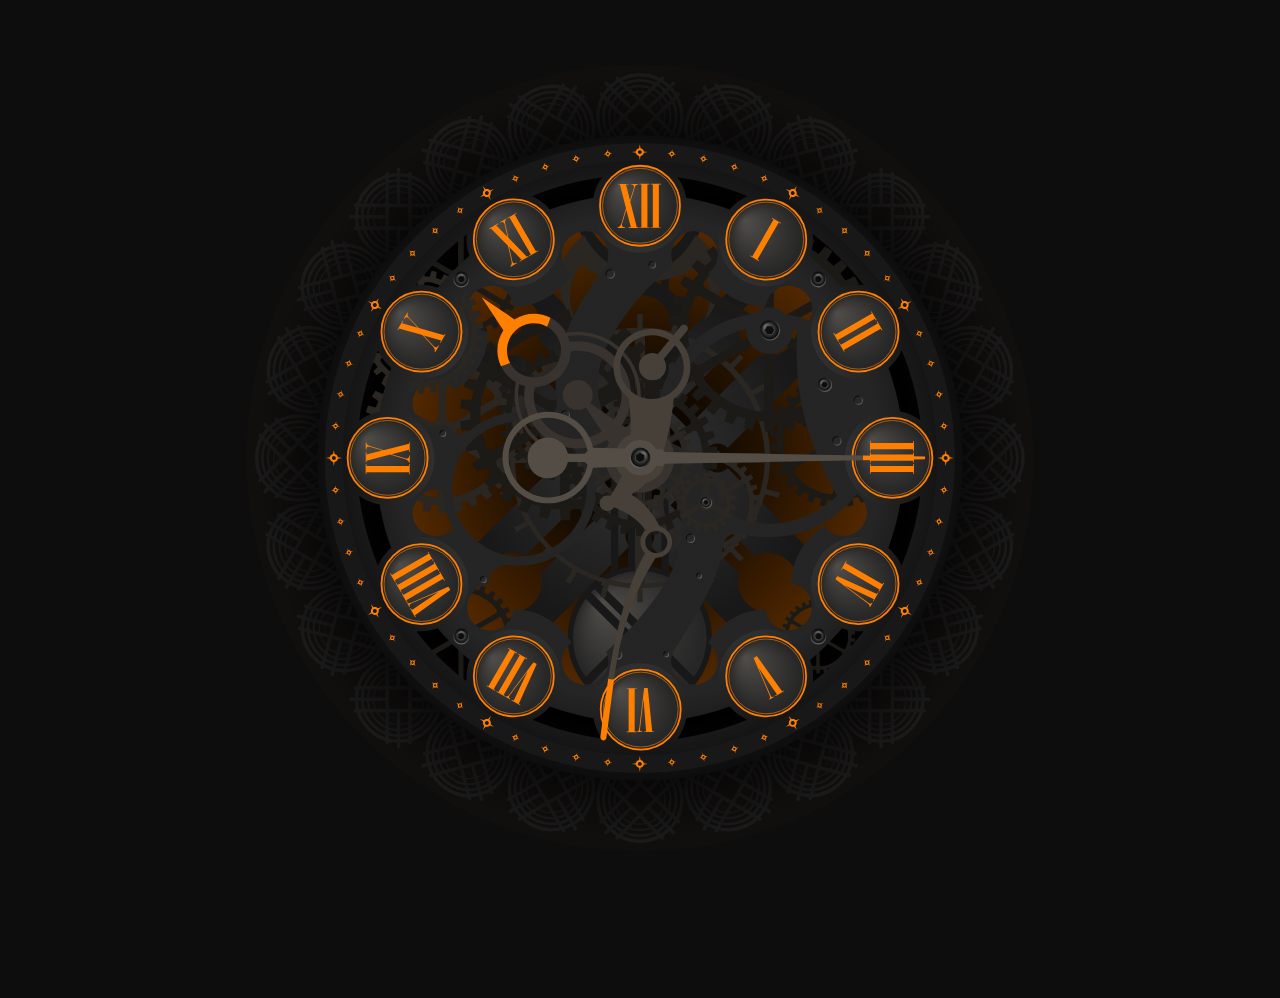
<file: Clock_1/index.html>
<!DOCTYPE html>
<html lang="en">
<head>
    <meta charset="UTF-8">
    <meta http-equiv="X-UA-Compatible" content="IE=edge">
    <meta name="viewport" content="width=device-width, initial-scale=1.0">
    <title>Clock opera</title>
    <link rel="stylesheet" href="assets/css/style.min.css">
</head>
<body>
    <div class="frame">
        <svg xmlns="http://www.w3.org/2000/svg" viewBox="0 0 1315 1315">
            <defs>
           </defs>
         <g id="backdrop">
           <g id="backdrop_disk">
             <circle cx="657.5" cy="657.5" r="657.5" class="backdrop-disk"/>
             <g id="back_marks">
               <g id="XMLID_5_">
                 <path d="M694.8 23.3L592.7 125.4M643.7 101.2L601 143.9M713.3 31.7l-42.7 42.6M721.7 50.2L619.6 152.3M721.7 125.4L619.6 23.3M643.7 74.4L601 31.7M713.3 143.9l-42.7-42.7M694.8 152.3L592.7 50.2" class="st1"/>
                 <g transform="matrix(0.7071 -0.7071 0.7071 0.7071 130.4026 490.4157)">
                   <ellipse cx="657.2" cy="87.8" class="st1" rx="70.2" ry="70.2"/>
                   <ellipse cx="657.2" cy="87.8" class="st2" rx="60.8" ry="60.8"/>
                   <ellipse cx="657.2" cy="87.8" class="st3" rx="51.3" ry="51.3"/>
                   <ellipse cx="657.2" cy="87.8" class="st4" rx="41.9" ry="41.9"/>
                   <ellipse cx="657.2" cy="87.8" class="st5" rx="32.5" ry="32.5"/>
                 </g>
               </g>
               <g id="XMLID_6_">
                 <path d="M694.8 1162.7l-102.1 102.1M643.7 1240.7l-42.7 42.6M713.3 1171.1l-42.7 42.7M721.7 1189.6l-102.1 102.1M721.7 1264.8l-102.1-102.1M643.7 1213.8l-42.7-42.7M713.3 1283.3l-42.7-42.7M694.8 1291.7l-102.1-102.1" class="st1"/>
                 <g transform="matrix(0.7071 -0.7071 0.7071 0.7071 -675.2776 824.1394)">
                   <ellipse cx="657.2" cy="1227.2" class="st1" rx="70.2" ry="70.2"/>
                   <ellipse cx="657.2" cy="1227.2" class="st2" rx="60.8" ry="60.8"/>
                   <ellipse cx="657.2" cy="1227.2" class="st3" rx="51.3" ry="51.3"/>
                   <ellipse cx="657.2" cy="1227.2" class="st4" rx="41.9" ry="41.9"/>
                   <ellipse cx="657.2" cy="1227.2" class="st5" rx="32.5" ry="32.5"/>
                 </g>
               </g>
               <g id="XMLID_8_">
                 <path d="M372.6 89.5l-37.3 139.4M367.4 182.5l-15.6 58.3M392.9 87.4l-15.6 58.4M409.4 99.3L372 238.8M447 164.4l-139.5-37.3M354 159.2l-58.4-15.6M449 184.7L390.7 169M437.1 201.2l-139.4-37.4" class="st1"/>
                 <g transform="matrix(0.2588 -0.9659 0.9659 0.2588 117.436 481.2928)">
                   <ellipse cx="372.3" cy="164.1" class="st1" rx="70.2" ry="70.2"/>
                   <ellipse cx="372.3" cy="164.1" class="st2" rx="60.8" ry="60.8"/>
                   <ellipse cx="372.3" cy="164.1" class="st3" rx="51.3" ry="51.3"/>
                   <ellipse cx="372.3" cy="164.1" class="st4" rx="41.9" ry="41.9"/>
                   <ellipse cx="372.3" cy="164.1" class="st5" rx="32.5" ry="32.5"/>
                 </g>
               </g>
               <g id="XMLID_7_">
                 <path d="M942.3 1076.2L905 1215.7M937.1 1169.2l-15.6 58.4M962.6 1074.2l-15.6 58.3M979.1 1086.1l-37.4 139.4M1016.7 1151.2l-139.5-37.4M923.7 1146l-58.4-15.7M1018.7 1171.4l-58.3-15.6M1006.8 1187.9l-139.4-37.3" class="st1"/>
                 <g transform="matrix(0.2588 -0.9659 0.9659 0.2588 -413.4417 1762.9449)">
                   <ellipse cx="942" cy="1150.9" class="st1" rx="70.2" ry="70.2"/>
                   <ellipse cx="942" cy="1150.9" class="st2" rx="60.8" ry="60.8"/>
                   <ellipse cx="942" cy="1150.9" class="st3" rx="51.3" ry="51.3"/>
                   <ellipse cx="942" cy="1150.9" class="st4" rx="41.9" ry="41.9"/>
                   <ellipse cx="942" cy="1150.9" class="st5" rx="32.5" ry="32.5"/>
                 </g>
               </g>
               <g id="XMLID_10_">
                 <path d="M126.8 307.8l37.3 139.5M168.7 391l15.7 58.3M143.3 296l15.6 58.3M163.5 298l37.4 139.5M228.6 335.6L89.2 373M145.4 377.6l-58.3 15.6M240.5 352.1l-58.3 15.6M238.5 372.3L99 409.7" class="st1"/>
                 <g transform="matrix(0.9659 -0.2588 0.2588 0.9659 -90.867 55.0946)">
                   <ellipse cx="163.8" cy="372.6" class="st1" rx="70.2" ry="70.2"/>
                   <ellipse cx="163.8" cy="372.6" class="st2" rx="60.8" ry="60.8"/>
                   <ellipse cx="163.8" cy="372.6" class="st3" rx="51.3" ry="51.3"/>
                   <ellipse cx="163.8" cy="372.6" class="st4" rx="41.9" ry="41.9"/>
                   <ellipse cx="163.8" cy="372.6" class="st5" rx="32.5" ry="32.5"/>
                 </g>
               </g>
               <g id="XMLID_9_">
                 <path d="M1113.5 877.5l37.4 139.5M1155.5 960.7l15.6 58.3M1130 865.7l15.6 58.3M1150.2 867.7l37.4 139.5M1215.4 905.3l-139.5 37.4M1132.2 947.3l-58.3 15.6M1227.3 921.8l-58.4 15.6M1225.2 942l-139.4 37.4" class="st1"/>
                 <g transform="matrix(0.9659 -0.2588 0.2588 0.9659 -204.6939 329.8972)">
                   <ellipse cx="1150.6" cy="942.4" class="st1" rx="70.2" ry="70.2"/>
                   <ellipse cx="1150.6" cy="942.4" class="st2" rx="60.8" ry="60.8"/>
                   <ellipse cx="1150.6" cy="942.4" class="st3" rx="51.3" ry="51.3"/>
                   <ellipse cx="1150.6" cy="942.4" class="st4" rx="41.9" ry="41.9"/>
                   <ellipse cx="1150.6" cy="942.4" class="st5" rx="32.5" ry="32.5"/>
                 </g>
               </g>
               <g id="XMLID_12_">
                 <path d="M23 619.9L125.1 722M100.9 670.9l42.7 42.7M31.3 601.4L74 644.1M49.9 593L152 695.1M125.1 593L23 695.1M74 670.9l-42.7 42.7M143.6 601.4l-42.7 42.7M152 619.9L49.9 722" class="st1"/>
                 <g transform="matrix(0.7071 -0.7071 0.7071 0.7071 -439.2994 254.4375)">
                   <ellipse cx="87.5" cy="657.5" class="st1" rx="70.2" ry="70.2"/>
                   <ellipse cx="87.5" cy="657.5" class="st2" rx="60.8" ry="60.8"/>
                   <ellipse cx="87.5" cy="657.5" class="st3" rx="51.3" ry="51.3"/>
                   <ellipse cx="87.5" cy="657.5" class="st4" rx="41.9" ry="41.9"/>
                   <ellipse cx="87.5" cy="657.5" class="st5" rx="32.5" ry="32.5"/>
                 </g>
               </g>
               <g id="XMLID_11_">
                 <path d="M1162.4 619.9L1264.5 722M1240.3 670.9l42.7 42.7M1170.7 601.4l42.7 42.7M1189.3 593l102.1 102.1M1264.5 593l-102.1 102.1M1213.4 670.9l-42.7 42.7M1283 601.4l-42.7 42.7M1291.4 619.9L1189.3 722" class="st1"/>
                 <g transform="matrix(0.7071 -0.7071 0.7071 0.7071 -105.5757 1060.1177)">
                   <ellipse cx="1226.9" cy="657.5" class="st1" rx="70.2" ry="70.2"/>
                   <ellipse cx="1226.9" cy="657.5" class="st2" rx="60.8" ry="60.8"/>
                   <ellipse cx="1226.9" cy="657.5" class="st3" rx="51.3" ry="51.3"/>
                   <ellipse cx="1226.9" cy="657.5" class="st4" rx="41.9" ry="41.9"/>
                   <ellipse cx="1226.9" cy="657.5" class="st5" rx="32.5" ry="32.5"/>
                 </g>
               </g>
               <g id="XMLID_14_">
                 <path d="M89.2 942l139.4 37.4M182.2 947.3l58.3 15.6M87.1 921.8l58.3 15.6M99 905.3l139.5 37.4M164.1 867.7l-37.3 139.5M158.9 960.7l-15.6 58.3M184.4 865.7L168.7 924M200.9 877.5L163.5 1017" class="st1"/>
                 <g transform="matrix(0.2588 -0.9659 0.9659 0.2588 -788.829 856.68)">
                   <ellipse cx="163.8" cy="942.4" class="st1" rx="70.2" ry="70.2"/>
                   <ellipse cx="163.8" cy="942.4" class="st2" rx="60.8" ry="60.8"/>
                   <ellipse cx="163.8" cy="942.4" class="st3" rx="51.3" ry="51.3"/>
                   <ellipse cx="163.8" cy="942.4" class="st4" rx="41.9" ry="41.9"/>
                   <ellipse cx="163.8" cy="942.4" class="st5" rx="32.5" ry="32.5"/>
                 </g>
               </g>
               <g id="XMLID_13_">
                 <path d="M1075.9 372.3l139.5 37.4M1168.9 377.6l58.4 15.6M1073.9 352.1l58.3 15.6M1085.8 335.6l139.4 37.4M1150.9 298l-37.4 139.5M1145.6 391l-15.6 58.3M1171.1 296l-15.6 58.3M1187.6 307.8l-37.4 139.5" class="st1"/>
                 <g transform="matrix(0.2588 -0.9659 0.9659 0.2588 492.8232 1387.5577)">
                   <ellipse cx="1150.6" cy="372.6" class="st1" rx="70.2" ry="70.2"/>
                   <ellipse cx="1150.6" cy="372.6" class="st2" rx="60.8" ry="60.8"/>
                   <ellipse cx="1150.6" cy="372.6" class="st3" rx="51.3" ry="51.3"/>
                   <ellipse cx="1150.6" cy="372.6" class="st4" rx="41.9" ry="41.9"/>
                   <ellipse cx="1150.6" cy="372.6" class="st5" rx="32.5" ry="32.5"/>
                 </g>
               </g>
               <g id="XMLID_16_">
                 <path d="M307.5 1187.9l139.5-37.3M390.7 1146l58.3-15.7M295.6 1171.4l58.4-15.6M297.7 1151.2l139.4-37.4M335.3 1086.1l37.3 139.4M377.3 1169.2l15.6 58.4M351.8 1074.2l15.6 58.3M372 1076.2l37.4 139.5" class="st1"/>
                 <g transform="matrix(0.9659 -0.2588 0.2588 0.9659 -285.1817 135.5824)">
                   <ellipse cx="372.3" cy="1150.9" class="st1" rx="70.2" ry="70.2"/>
                   <ellipse cx="372.3" cy="1150.9" class="st2" rx="60.8" ry="60.8"/>
                   <ellipse cx="372.3" cy="1150.9" class="st3" rx="51.3" ry="51.3"/>
                   <ellipse cx="372.3" cy="1150.9" class="st4" rx="41.9" ry="41.9"/>
                   <ellipse cx="372.3" cy="1150.9" class="st5" rx="32.5" ry="32.5"/>
                 </g>
               </g>
               <g id="XMLID_15_">
                 <path d="M877.2 201.2l139.5-37.4M960.4 159.2l58.3-15.6M865.3 184.7l58.4-15.7M867.4 164.4l139.4-37.3M905 99.3l37.3 139.5M947 182.5l15.6 58.3M921.5 87.4l15.6 58.4M941.7 89.5l37.4 139.4" class="st1"/>
                 <g transform="matrix(0.9659 -0.2588 0.2588 0.9659 -10.3792 249.4093)">
                   <ellipse cx="942" cy="164.1" class="st1" rx="70.2" ry="70.2"/>
                   <ellipse cx="942" cy="164.1" class="st2" rx="60.8" ry="60.8"/>
                   <ellipse cx="942" cy="164.1" class="st3" rx="51.3" ry="51.3"/>
                   <ellipse cx="942" cy="164.1" class="st4" rx="41.9" ry="41.9"/>
                   <ellipse cx="942" cy="164.1" class="st5" rx="32.5" ry="32.5"/>
                 </g>
               </g>
               <g id="XMLID_33_">
                 <path d="M529.4 35.2l-72.2 125M500.2 123.7L470 176M549.4 38.4l-30.2 52.3M562.3 54.2l-72.2 125M581.8 126.8L456.7 54.6M493.3 97.7L441 67.5M578.5 146.9l-52.3-30.2M562.7 159.8l-125-72.2" class="st1"/>
                 <g transform="matrix(0.5 -0.866 0.866 0.5 162.0211 495.0492)">
                   <ellipse cx="509.7" cy="107.2" class="st1" rx="70.2" ry="70.2"/>
                   <ellipse cx="509.7" cy="107.2" class="st2" rx="60.8" ry="60.8"/>
                   <ellipse cx="509.7" cy="107.2" class="st3" rx="51.3" ry="51.3"/>
                   <ellipse cx="509.7" cy="107.2" class="st4" rx="41.9" ry="41.9"/>
                   <ellipse cx="509.7" cy="107.2" class="st5" rx="32.5" ry="32.5"/>
                 </g>
               </g>
               <g id="XMLID_32_">
                 <path d="M824.3 1135.8l-72.2 125M795.1 1224.3l-30.2 52.3M844.3 1139l-30.2 52.3M857.2 1154.8l-72.2 125M876.7 1227.4l-125.1-72.2M788.2 1198.3l-52.3-30.2M873.4 1247.5l-52.3-30.2M857.6 1260.4l-125-72.2" class="st1"/>
                 <g transform="matrix(0.5 -0.866 0.866 0.5 -643.6591 1300.7294)">
                   <ellipse cx="804.6" cy="1207.8" class="st1" rx="70.2" ry="70.2"/>
                   <ellipse cx="804.6" cy="1207.8" class="st2" rx="60.8" ry="60.8"/>
                   <ellipse cx="804.6" cy="1207.8" class="st3" rx="51.3" ry="51.3"/>
                   <ellipse cx="804.6" cy="1207.8" class="st4" rx="41.9" ry="41.9"/>
                   <ellipse cx="804.6" cy="1207.8" class="st5" rx="32.5" ry="32.5"/>
                 </g>
               </g>
               <g id="XMLID_31_">
                 <path d="M235.3 182.5v144.4M254.3 273.7v60.4M254.3 175.3v60.3M273.4 182.5v144.4M326.5 235.6H182.2M235.3 254.7h-60.4M333.7 254.7h-60.3M326.5 273.7H182.2" class="st1"/>
                 <circle cx="254.3" cy="254.7" r="70.2" class="st1"/>
                 <circle cx="254.3" cy="254.7" r="60.8" class="st2"/>
                 <circle cx="254.3" cy="254.7" r="51.3" class="st3"/>
                 <circle cx="254.3" cy="254.7" r="41.9" class="st4"/>
                 <circle cx="254.3" cy="254.7" r="32.5" class="st5"/>
               </g>
               <g id="XMLID_30_">
                 <path d="M1041 988.1v144.4M1060 1079.4v60.3M1060 980.9v60.4M1079 988.1v144.4M1132.2 1041.3H987.8M1041 1060.3h-60.4M1139.4 1060.3H1079M1132.2 1079.4H987.8" class="st1"/>
                 <circle cx="1060" cy="1060.3" r="70.2" class="st1"/>
                 <circle cx="1060" cy="1060.3" r="60.8" class="st2"/>
                 <circle cx="1060" cy="1060.3" r="51.3" class="st3"/>
                 <circle cx="1060" cy="1060.3" r="41.9" class="st4"/>
                 <circle cx="1060" cy="1060.3" r="32.5" class="st5"/>
               </g>
               <g id="XMLID_29_">
                 <path d="M54.3 457l72.2 125.1M116.4 526.5l30.2 52.3M67.2 441.3l30.2 52.3M87.3 438l72.2 125.1M159.9 457.5l-125 72.2M90.4 519.6l-52.3 30.2M175.7 470.3l-52.3 30.2M178.9 490.4l-125 72.2" class="st1"/>
                 <g transform="matrix(0.866 -0.5 0.5 0.866 -240.7038 121.7816)">
                   <ellipse cx="106.9" cy="510.1" class="st1" rx="70.2" ry="70.2"/>
                   <ellipse cx="106.9" cy="510.1" class="st2" rx="60.8" ry="60.8"/>
                   <ellipse cx="106.9" cy="510.1" class="st3" rx="51.3" ry="51.3"/>
                   <ellipse cx="106.9" cy="510.1" class="st4" rx="41.9" ry="41.9"/>
                   <ellipse cx="106.9" cy="510.1" class="st5" rx="32.5" ry="32.5"/>
                 </g>
               </g>
               <g id="XMLID_28_">
                 <path d="M1154.9 751.9l72.2 125.1M1217 821.4l30.2 52.3M1167.8 736.2l30.2 52.3M1187.9 732.9L1260 858M1260.5 752.4l-125.1 72.2M1191 814.5l-52.3 30.2M1276.2 765.2l-52.3 30.2M1279.5 785.3l-125 72.2" class="st1"/>
                 <g transform="matrix(0.866 -0.5 0.5 0.866 -240.7038 711.5804)">
                   <ellipse cx="1207.5" cy="804.9" class="st1" rx="70.2" ry="70.2"/>
                   <ellipse cx="1207.5" cy="804.9" class="st2" rx="60.8" ry="60.8"/>
                   <ellipse cx="1207.5" cy="804.9" class="st3" rx="51.3" ry="51.3"/>
                   <ellipse cx="1207.5" cy="804.9" class="st4" rx="41.9" ry="41.9"/>
                   <ellipse cx="1207.5" cy="804.9" class="st5" rx="32.5" ry="32.5"/>
                 </g>
               </g>
               <g id="XMLID_27_">
                 <path d="M34.9 785.3l125 72.2M123.4 814.5l52.3 30.2M38.1 765.2l52.3 30.2M53.9 752.4l125 72.2M126.5 732.9L54.3 858M97.4 821.4l-30.2 52.3M146.6 736.2l-30.2 52.3M159.5 751.9L87.3 877" class="st1"/>
                 <g transform="matrix(0.5 -0.866 0.866 0.5 -643.6591 495.0492)">
                   <ellipse cx="106.9" cy="804.9" class="st1" rx="70.2" ry="70.2"/>
                   <ellipse cx="106.9" cy="804.9" class="st2" rx="60.8" ry="60.8"/>
                   <ellipse cx="106.9" cy="804.9" class="st3" rx="51.3" ry="51.3"/>
                   <ellipse cx="106.9" cy="804.9" class="st4" rx="41.9" ry="41.9"/>
                   <ellipse cx="106.9" cy="804.9" class="st5" rx="32.5" ry="32.5"/>
                 </g>
               </g>
               <g id="XMLID_26_">
                 <path d="M1135.4 490.4l125.1 72.2M1223.9 519.6l52.3 30.2M1138.7 470.3l52.3 30.2M1154.5 457.5l125 72.2M1227.1 438l-72.2 125.1M1198 526.5l-30.2 52.3M1247.2 441.3l-30.2 52.3M1260 457l-72.1 125.1" class="st1"/>
                 <g transform="matrix(0.5 -0.866 0.866 0.5 162.0211 1300.7294)">
                   <ellipse cx="1207.5" cy="510.1" class="st1" rx="70.2" ry="70.2"/>
                   <ellipse cx="1207.5" cy="510.1" class="st2" rx="60.8" ry="60.8"/>
                   <ellipse cx="1207.5" cy="510.1" class="st3" rx="51.3" ry="51.3"/>
                   <ellipse cx="1207.5" cy="510.1" class="st4" rx="41.9" ry="41.9"/>
                   <ellipse cx="1207.5" cy="510.1" class="st5" rx="32.5" ry="32.5"/>
                 </g>
               </g>
               <g id="XMLID_25_">
                 <path d="M182.2 1079.4h144.3M273.4 1060.3h60.3M174.9 1060.3h60.4M182.2 1041.3h144.3M235.3 988.1v144.4M254.3 1079.4v60.3M254.3 980.9v60.4M273.4 988.1v144.4" class="st1"/>
                 <circle cx="254.3" cy="1060.3" r="70.2" class="st1"/>
                 <circle cx="254.3" cy="1060.3" r="60.8" class="st2"/>
                 <circle cx="254.3" cy="1060.3" r="51.3" class="st3"/>
                 <circle cx="254.3" cy="1060.3" r="41.9" class="st4"/>
                 <circle cx="254.3" cy="1060.3" r="32.5" class="st5"/>
               </g>
               <g id="XMLID_24_">
                 <path d="M987.8 273.7h144.4M1079 254.7h60.4M980.6 254.7h60.4M987.8 235.6h144.4M1041 182.5v144.4M1060 273.7v60.4M1060 175.3v60.3M1079 182.5v144.4" class="st1"/>
                 <circle cx="1060" cy="254.7" r="70.2" class="st1"/>
                 <circle cx="1060" cy="254.7" r="60.8" class="st2"/>
                 <circle cx="1060" cy="254.7" r="51.3" class="st3"/>
                 <circle cx="1060" cy="254.7" r="41.9" class="st4"/>
                 <circle cx="1060" cy="254.7" r="32.5" class="st5"/>
               </g>
               <g id="XMLID_23_">
                 <path d="M456.7 1260.4l125.1-72.2M526.2 1198.3l52.3-30.2M441 1247.5l52.3-30.2M437.7 1227.4l125-72.2M457.2 1154.8l72.2 125M519.2 1224.3l30.2 52.3M470 1139l30.2 52.3M490.1 1135.8l72.2 125" class="st1"/>
                 <g transform="matrix(0.866 -0.5 0.5 0.866 -535.6033 416.681)">
                   <ellipse cx="509.7" cy="1207.8" class="st1" rx="70.2" ry="70.2"/>
                   <ellipse cx="509.7" cy="1207.8" class="st2" rx="60.8" ry="60.8"/>
                   <ellipse cx="509.7" cy="1207.8" class="st3" rx="51.3" ry="51.3"/>
                   <ellipse cx="509.7" cy="1207.8" class="st4" rx="41.9" ry="41.9"/>
                   <ellipse cx="509.7" cy="1207.8" class="st5" rx="32.5" ry="32.5"/>
                 </g>
               </g>
               <g id="XMLID_22_">
                 <path d="M751.6 159.8l125.1-72.2M821.1 97.7l52.3-30.2M735.9 146.9l52.3-30.2M732.6 126.8l125-72.2M752.1 54.2l72.2 125M814.1 123.7l30.2 52.3M764.9 38.4l30.2 52.3M785 35.2l72.2 125" class="st1"/>
                 <g transform="matrix(0.866 -0.5 0.5 0.866 54.1956 416.681)">
                   <ellipse cx="804.6" cy="107.2" class="st1" rx="70.2" ry="70.2"/>
                   <ellipse cx="804.6" cy="107.2" class="st2" rx="60.8" ry="60.8"/>
                   <ellipse cx="804.6" cy="107.2" class="st3" rx="51.3" ry="51.3"/>
                   <ellipse cx="804.6" cy="107.2" class="st4" rx="41.9" ry="41.9"/>
                   <ellipse cx="804.6" cy="107.2" class="st5" rx="32.5" ry="32.5"/>
                 </g>
               </g>
               <radialGradient id="SVGID_1_" cx="657.5" cy="657.5" r="640.396" gradientUnits="userSpaceOnUse">
                 <stop offset=".7" style="stop-color:#000000"/>
                 <stop offset="1" style="stop-color:#000000;stop-opacity:0"/>
               </radialGradient>
               <circle cx="657.5" cy="657.5" r="640.4" class="st6"/>
             </g>
             <radialGradient id="backdrop_glow_gradient" cx="657.5" cy="657.5" r="419.904" gradientUnits="userSpaceOnUse">
               <stop offset="0" style="stop-color:#000000"/>
               <stop offset=".192" style="stop-color:#0A0500"/>
               <stop offset=".524" style="stop-color:#261300"/>
               <stop offset=".954" style="stop-color:#542900"/>
               <stop offset="1" style="stop-color:#592C00"/>
             </radialGradient>
             <circle id="backdrop_glow" cx="657.5" cy="657.5" r="419.9" class="backdrop-glow-gradient"/>
           </g>
         </g>
         <g id="WOS">
           <radialGradient id="SVGID_2_" cx="657.185" cy="657.5" r="292.128" gradientUnits="userSpaceOnUse">
             <stop offset="0" style="stop-color:#333333"/>
             <stop offset="1" style="stop-color:#181818"/>
           </radialGradient>
           <path d="M787 633.3c6.7 0 12.7 2.7 17.1 7.1l145.2-145.2c-8.8-15.9-18.9-31-30.2-45.1-2.1 8.3-6.4 16.1-12.9 22.6-13.3 13.3-32.3 17.5-49.2 12.5L735.9 606.4l-27.6-27.6 118.6-118.6c-9.5-18.7-6.5-42.1 9.1-57.7 6.1-6.1 13.5-10.3 21.3-12.6-12-9-24.7-17.2-37.9-24.5L674.3 510.6c4.4 4.4 7.1 10.4 7.1 17.1 0 13.3-10.8 24.2-24.2 24.2S633 541 633 527.6c0-6.7 2.7-12.7 7.1-17.1L494.9 365.4c-13.2 7.3-25.9 15.5-37.9 24.5 7.8 2.2 15.2 6.4 21.3 12.6 15.6 15.6 18.6 39 9.1 57.7L606 578.8l-27.6 27.6-121.1-121.2c-16.9 5-35.9.8-49.2-12.5-6.5-6.5-10.8-14.3-12.9-22.6-11.2 14.2-21.3 29.2-30.2 45.1l145.2 145.2c4.4-4.4 10.4-7.1 17.1-7.1 13.3 0 24.2 10.8 24.2 24.2 0 13.3-10.8 24.2-24.2 24.2-6.7 0-12.7-2.7-17.1-7.1L365.1 819.8c8.4 15.2 18 29.6 28.6 43.2.6-11.9 5.4-23.5 14.5-32.6 15.6-15.6 39-18.6 57.7-9.1l112.6-112.6 27.6 27.6-115.2 115.1c5 16.9.8 35.9-12.5 49.2-9.4 9.4-21.7 14.2-34 14.5 15.7 13 32.6 24.6 50.6 34.5l145.2-145.2c-4.4-4.4-7.1-10.4-7.1-17.1 0-13.3 10.8-24.2 24.2-24.2s24.2 10.8 24.2 24.2c0 6.7-2.7 12.7-7.1 17.1l145.2 145.2c17.9-10 34.9-21.6 50.6-34.5-12.3-.3-24.6-5.1-34-14.5-13.3-13.3-17.5-32.3-12.5-49.2L708.3 736.2l27.6-27.6 112.6 112.6c18.7-9.5 42.1-6.5 57.7 9.1 9.1 9.1 13.9 20.7 14.5 32.6 10.6-13.6 20.2-28 28.6-43.2L804.1 674.6c-4.4 4.4-10.4 7.1-17.1 7.1-13.3 0-24.2-10.8-24.2-24.2.1-13.3 10.9-24.2 24.2-24.2zM657.2 734c-42.3 0-76.5-34.3-76.5-76.5S615 581 657.2 581s76.5 34.3 76.5 76.5-34.2 76.5-76.5 76.5z" class="st8"/>
         </g>
         <g id="pendilum">
           <path d="M705.3 376.1v-41.4c35.9-17.8 60.7-54.8 60.7-97.5h-20c0 31.2-16.2 58.8-40.7 74.6v-75.2h-12v81.8c-5.1 2.3-10.5 4.1-16.1 5.4v-87.2h-12v89.1c-2.6.2-5.3.4-8 .4s-5.4-.1-8-.4v-89.1h-12v87.2c-5.6-1.3-11-3.1-16.1-5.4v-81.8h-12v75.2c-24.5-15.8-40.7-43.3-40.7-74.6h-20c0 42.7 24.8 79.8 60.7 97.5v40.6c-19.4 14.5-31.9 37.6-31.9 63.7s12.5 49.2 31.9 63.7v365.5h12V510.1c5.1 2.5 10.4 4.6 16.1 6v352.1h12V518.1c2.5.2 5 .4 7.5.4 2.9 0 5.7-.2 8.5-.5v350.2h12V515.8c5.6-1.5 11-3.6 16.1-6.2v358.6h12V501.9c18.8-14.5 30.9-37.3 30.9-62.9s-12.1-48.3-30.9-62.9zm-28.1-32c5.5-1 10.9-2.5 16.1-4.3v28.6c-5.1-2.6-10.4-4.7-16.1-6.2v-18.1zm-28.1 1.6c2.7.2 5.3.3 8 .3s5.4-.1 8-.3V360c-2.8-.3-5.7-.5-8.5-.5-2.5 0-5.1.1-7.5.4v-14.2zm-28-5.9c5.2 1.8 10.6 3.3 16.1 4.3v17.8c-5.6 1.4-11 3.5-16.1 6v-28.1zm35.6 153.7c-30.1 0-54.5-24.4-54.5-54.5s24.4-54.5 54.5-54.5 54.5 24.4 54.5 54.5-24.4 54.5-54.5 54.5z" class="st9"/>
           <radialGradient id="SVGID_3_" cx="657.185" cy="957.821" r="115.738" fx="593.423" fy="900.537" gradientUnits="userSpaceOnUse">
             <stop offset="0" style="stop-color:#504d49"/>
             <stop offset=".941" style="stop-color:#262626"/>
           </radialGradient>
           <circle cx="657.2" cy="957.8" r="117.6" class="st10"/>
           <path id="wheel" d="M657.2 837.3c-66.6 0-120.6 54-120.6 120.6s54 120.6 120.6 120.6 120.6-54 120.6-120.6-54-120.6-120.6-120.6zm76.1 202.2L667 973.2l5.6-5.6 66.3 66.3c-1.9 1.9-3.7 3.8-5.6 5.6zm5.5-157.7L672.5 948l-5.6-5.6 66.3-66.3c2 1.9 3.8 3.7 5.6 5.7zm-56.5 76l65.3-65.3c13.3 18.4 21.1 40.9 21.1 65.3s-7.8 47-21.1 65.3l-65.3-65.3zm40.2-90.5l-65.3 65.3-65.3-65.3c18.4-13.3 40.9-21.1 65.3-21.1s47 7.9 65.3 21.1zm-59.7 90.5l-5.6 5.6-5.6-5.6 5.6-5.6 5.6 5.6zm-87.3 76.1l66.3-66.3 5.6 5.6-66.3 66.3c-1.9-1.8-3.8-3.7-5.6-5.6zm66.3-85.9l-66.3-66.3c1.8-1.9 3.7-3.8 5.6-5.6l66.3 66.3-5.6 5.6zm-75.1-55.5l65.3 65.3-65.3 65.3c-13.3-18.4-21.1-40.9-21.1-65.3s7.8-46.9 21.1-65.3zm90.5 176.9c-24.4 0-47-7.8-65.3-21.1l65.3-65.3 65.3 65.3c-18.3 13.3-40.9 21.1-65.3 21.1z" class="st9"/>
         </g>
         <g id="gear_anchor">
           <!--circle cx="657.2" cy="274.5" r="193.5" class="st11"/-->
           <path d="M792.3 363.2c0-30.6-15.9-58.3-41.5-77.9-19.2 35.5-49.3 59.5-83.7 63.4v-40.1c12.6-3.6 22.3-13.9 24.9-26.9h19.6v-13.4h-19.5c-3-16.5-17.4-29.1-34.8-29.1s-31.8 12.5-34.8 29.1H603v13.4h19.6c2.6 12.9 12.4 23.3 24.9 26.9v40.1c-34.4-3.8-64.5-27.9-83.7-63.4-25.6 19.7-41.5 47.3-41.5 77.9 0 24.7 10.4 47.5 27.9 65.7-6.1-12.3-9.4-25.8-9.4-40 0-20.6 7.1-39.7 19.2-55.6 14.9 17.8 52.8 30.5 97.2 30.5 44.4 0 82.3-12.7 97.2-30.5 12.1 16 19.2 35.1 19.2 55.6 0 14.2-3.4 27.7-9.4 40 17.7-18.2 28.1-41 28.1-65.7zm-134.8-114c11.8 0 21.8 8.1 24.5 19.1h-9.3c-2.5-6-8.4-10.2-15.3-10.2s-12.8 4.2-15.3 10.2H633c2.7-11 12.7-19.1 24.5-19.1zm-24.3 32.4h9.4c2.7 5.5 8.3 9.4 14.9 9.4s12.2-3.8 14.9-9.4h9.4c-3.1 10.5-12.8 18.2-24.3 18.2s-21.2-7.7-24.3-18.2z" class="gear-front"/>
         </g>
         <g id="gear_click">
           <path id="click_wheel" d="M898.2 661.9v-8.8h-23.4c-.3-16.4-2.5-32.3-6.2-47.6l22.5-6-2.3-8.5-22.5 6c-4.5-15.6-10.7-30.4-18.4-44.4l20.2-11.7-4.4-7.6-20.2 11.7c-8.3-13.8-18.2-26.5-29.3-38.1l16.5-16.5-6.2-6.2-16.5 16.5c-11.5-11.1-24.3-20.9-38.1-29.3l11.7-20.2-7.6-4.4-11.7 20.2c-13.9-7.7-28.8-13.9-44.4-18.4l6-22.5-8.5-2.3-6 22.5c-15.3-3.8-31.2-5.9-47.6-6.2v-23.4H653v23.4c-16.4.3-32.3 2.5-47.6 6.2l-6-22.5-8.5 2.3 6 22.5c-15.6 4.5-30.4 10.7-44.4 18.4L541 446.9l-7.6 4.4 11.7 20.2c-13.8 8.3-26.5 18.2-38.1 29.3l-16.5-16.5-6.2 6.2 16.5 16.5c-11.1 11.5-20.9 24.3-29.3 38.1l-20.2-11.7-4.4 7.6 20.2 11.7c-7.7 13.9-13.9 28.8-18.4 44.4l-22.5-6-2.3 8.5 22.5 6c-3.8 15.3-5.9 31.2-6.2 47.6h-23.4v8.8h23.4c.3 16.4 2.5 32.3 6.2 47.6l-22.5 6 2.3 8.5 22.5-6c4.5 15.6 10.7 30.4 18.4 44.4L446.9 774l4.4 7.6 20.2-11.7c8.3 13.8 18.2 26.5 29.3 38.1l-16.5 16.5 6.2 6.2 16.5-16.5c11.5 11.1 24.3 20.9 38.1 29.3l-11.7 20.2 7.6 4.4 11.7-20.2c13.9 7.7 28.8 13.9 44.4 18.4l-6 22.5 8.5 2.3 6-22.5c15.3 3.8 31.2 5.9 47.6 6.2v23.4h8.8v-23.4c16.4-.3 32.3-2.5 47.6-6.2l6 22.5 8.5-2.3-6-22.5c15.6-4.5 30.4-10.7 44.4-18.4l11.7 20.2 7.6-4.4-11.8-20.2c13.8-8.3 26.5-18.2 38.1-29.3l16.5 16.5 6.2-6.2-16.5-16.5c11.1-11.5 20.9-24.3 29.3-38.1l20.2 11.7 4.4-7.6-20.2-11.7c7.7-13.9 13.9-28.8 18.4-44.4l22.5 6 2.3-8.5-22.5-6c3.8-15.3 5.9-31.2 6.2-47.6h23.3zm-32.6-12.8H689c-3-11.3-11.8-20.1-23.1-23.1V450c108.1 4.4 195 91.1 199.7 199.1zM649.1 450v176c-11.3 3-20.1 11.8-23.1 23.1H448.9c4.7-108.2 91.9-195 200.2-199.1zM448.8 665.9H626c3 11.3 11.8 20.1 23.1 23.1v177.8c-108.9-4.2-196.4-91.9-200.3-200.9zm217.1 200.9V689c11.3-3 20.1-11.8 23.1-23.1h176.7c-3.9 108.8-91.1 196.4-199.8 200.9z" class="gear-front"/>
         </g>
         <g id="gears">
           <path id="gear_eleven" d="M615.1 581.6l9.1-1.8-.8-7.8-9.2.1c-.4-2.6-1-5.1-1.6-7.6l8.5-3.6-2.4-7.5-9 2.1c-.9-2.4-2-4.8-3.2-7.1l7.5-5.3-3.9-6.8-8.4 3.9c-1.4-2.2-3-4.3-4.6-6.3l6.3-6.8-5.2-5.8-7.4 5.5c-1.8-1.8-3.8-3.6-5.8-5.2l4.7-7.9-6.3-4.6-6.1 7c-2.2-1.4-4.4-2.7-6.7-3.9l3-8.7-7.2-3.2-4.5 8.1c-2.4-.9-4.9-1.7-7.4-2.4l1.1-9.2-7.7-1.6-2.7 8.8c-2.5-.4-5.1-.7-7.7-.8l-.8-9.2h-7.8l-.8 9.2c-2.6.1-5.2.4-7.7.8l-2.7-8.8-7.7 1.6 1.1 9.2c-2.5.7-5 1.5-7.4 2.4l-4.5-8.1-7.2 3.2 3 8.7c-2.3 1.2-4.6 2.5-6.7 3.9l-6.1-7-6.3 4.6 4.7 7.9c-2 1.6-3.9 3.4-5.8 5.2l-7.4-5.5-5.2 5.8 6.3 6.8c-1.6 2-3.1 4.1-4.6 6.3l-8.4-3.9-3.9 6.8 7.5 5.3c-1.2 2.3-2.2 4.7-3.2 7.1l-9-2.1-2.4 7.5 8.5 3.6c-.7 2.5-1.2 5-1.6 7.6l-9.2-.1-.8 7.8 9.1 1.8c-.1 1.3-.1 6.5 0 7.8l-9.1 1.8.8 7.8 9.2-.1c.4 2.6 1 5.1 1.6 7.6l-8.5 3.6 2.4 7.5 9-2.1c.9 2.4 2 4.8 3.2 7.1l-7.5 5.3 3.9 6.8 8.4-3.9c1.4 2.2 3 4.3 4.6 6.3l-6.3 6.8 5.2 5.8 7.4-5.5c1.8 1.8 3.8 3.6 5.8 5.2l-4.7 7.9 6.3 4.6 6.1-7c2.2 1.4 4.4 2.7 6.7 3.9l-3 8.7 7.2 3.2 4.5-8.1c2.4.9 4.9 1.7 7.4 2.4l-1.1 9.2 7.7 1.6 2.7-8.8c2.5.4 5.1.7 7.7.8l.8 9.2h7.8l.8-9.2c2.6-.1 5.2-.4 7.7-.8l2.7 8.8 7.7-1.6-1.1-9.2c2.5-.7 5-1.5 7.4-2.4l4.5 8.1 7.2-3.2-3-8.7c2.3-1.2 4.6-2.5 6.7-3.9l6.1 7 6.3-4.6-4.7-7.9c2-1.6 3.9-3.4 5.8-5.2l7.4 5.5 5.2-5.8-6.3-6.8c1.6-2 3.1-4.1 4.6-6.3l8.4 3.9 3.9-6.8-7.5-5.3c1.2-2.3 2.2-4.7 3.2-7.1l9 2.1 2.4-7.5-8.5-3.6c.7-2.5 1.2-5 1.6-7.6l9.2.1.8-7.8-9.1-1.8c.1-1.3.1-6.5 0-7.8zm-78.5-65.5c0-2.5 2.2-4.5 4.7-4.2 20.5 2.4 38.5 13.1 50.4 28.7 1.5 2 1 5-1.3 6.2l-43.3 25c-4.7 2.7-10.6-.7-10.6-6.1v-49.6zM473.5 541c11.7-15.6 29.4-26.4 49.7-29 2.5-.3 4.8 1.6 4.8 4.2v49.5c0 5.4-5.9 8.9-10.6 6.1l-42.6-24.6c-2.3-1.3-2.8-4.2-1.3-6.2zm-9.2 73.1c-3.7-8.8-5.7-18.5-5.7-28.6 0-10.2 2.1-20 5.8-28.9 1-2.3 3.8-3.3 6-2l42.6 24.6c4.7 2.7 4.7 9.5 0 12.3l-42.7 24.7c-2.1 1.2-5 .3-6-2.1zm63.7 40.7c0 2.6-2.3 4.5-4.8 4.2-20.4-2.6-38.2-13.5-49.9-29.2-1.5-2-.9-4.9 1.3-6.2l42.8-24.7c4.7-2.7 10.6.7 10.6 6.1v49.8zm-4.7-69.3c0-5.2 4.2-9.5 9.5-9.5 5.2 0 9.5 4.2 9.5 9.5 0 5.2-4.2 9.5-9.5 9.5s-9.5-4.3-9.5-9.5zm68.6 44.7c-11.9 15.7-30 26.6-50.6 28.9-2.5.3-4.7-1.7-4.7-4.2V605c0-5.4 5.9-8.9 10.6-6.1l43.4 25.1c2.2 1.3 2.8 4.2 1.3 6.2zm9-15.6c-1 2.3-3.8 3.3-6 2l-43.5-25.1c-4.7-2.7-4.7-9.5 0-12.3l43.4-25c2.2-1.3 5-.3 6 2 3.9 9 6 18.9 6 29.3.1 10.3-2.1 20.2-5.9 29.1z" class="gear-front"/>
           <path id="gear_ten" d="M447.2 610.9l13.2-2.6-1.2-11.3-13.4.2c-.6-3.7-1.4-7.4-2.3-11l12.3-5.3-3.5-10.8-13 3c-1.4-3.5-2.9-7-4.6-10.3l10.9-7.7-5.7-9.8-12.2 5.6c-2.1-3.1-4.3-6.2-6.6-9.1l9.1-9.8-7.6-8.4-10.7 8c-2.7-2.6-5.5-5.2-8.4-7.5l6.9-11.5-9.2-6.7-8.8 10.1c-3.2-2-6.4-3.9-9.8-5.6l4.3-12.7-10.4-4.6-6.5 11.7c-3.5-1.3-7.1-2.5-10.7-3.5l1.6-13.3-11.1-2.4-3.9 12.8c-3.7-.6-7.4-.9-11.2-1.2l-1.2-13.4h-11.4l-1.2 13.4c-3.8.2-7.5.6-11.2 1.2l-3.9-12.8-11.1 2.4 1.6 13.3c-3.6 1-7.2 2.2-10.7 3.5l-6.5-11.7-10.4 4.6 4.3 12.7c-3.3 1.7-6.6 3.6-9.8 5.6l-8.8-10.1-9.2 6.7L252 524c-2.9 2.4-5.7 4.9-8.4 7.5l-10.7-8-7.6 8.4 9.1 9.8c-2.3 2.9-4.6 6-6.6 9.1l-12.2-5.6-5.7 9.8 10.9 7.7c-1.7 3.3-3.2 6.8-4.6 10.3l-13-3-3.5 10.8 12.3 5.3c-.9 3.6-1.7 7.3-2.3 11l-13.4-.2-1.2 11.3 13.2 2.6c-.1 1.9-.1 9.4 0 11.3l-13.2 2.6 1.2 11.3 13.4-.2c.6 3.7 1.4 7.4 2.3 11l-12.3 5.3 3.5 10.8 13-3c1.4 3.5 2.9 7 4.6 10.3l-10.9 7.7 5.7 9.8 12.2-5.6c2.1 3.1 4.3 6.2 6.6 9.1l-9.1 9.8 7.6 8.4 10.7-8c2.7 2.6 5.5 5.2 8.4 7.5l-6.9 11.5 9.2 6.7 8.8-10.1c3.2 2 6.4 3.9 9.8 5.6l-4.3 12.7 10.4 4.6 6.5-11.7c3.5 1.3 7.1 2.5 10.7 3.5l-1.6 13.3 11.1 2.4 3.9-12.8c3.7.6 7.4.9 11.2 1.2l1.2 13.4h11.4l1.2-13.4c3.8-.2 7.5-.6 11.2-1.2l3.9 12.8 11.1-2.4-1.6-13.3c3.6-1 7.2-2.2 10.7-3.5l6.5 11.7 10.4-4.6-4.3-12.7c3.3-1.7 6.6-3.6 9.8-5.6l8.8 10.1 9.2-6.7-6.9-11.5c2.9-2.4 5.7-4.9 8.4-7.5l10.7 8 7.6-8.4-9.1-9.8c2.3-2.9 4.6-6 6.6-9.1l12.2 5.6 5.7-9.8-10.9-7.7c1.7-3.3 3.2-6.8 4.6-10.3l13 3 3.5-10.8-12.3-5.3c.9-3.6 1.7-7.3 2.3-11l13.4.2 1.2-11.3-13.2-2.6c.1-1.8.1-9.4.1-11.2zm-113.9-95c0-3.7 3.2-6.5 6.9-6.1 29.8 3.4 55.8 19 73.1 41.6 2.2 2.9 1.4 7.2-1.8 9l-62.7 36.2c-6.8 3.9-15.4-1-15.4-8.9v-71.8zm-91.5 36c17-22.6 42.7-38.2 72.1-42 3.7-.5 6.9 2.4 6.9 6.1v71.7c0 7.9-8.6 12.8-15.4 8.9L243.7 561c-3.2-1.9-4.1-6.1-1.9-9.1zM228.6 658c-5.3-12.8-8.3-26.8-8.3-41.5 0-14.8 3-29 8.5-41.8 1.4-3.4 5.5-4.8 8.7-2.9l61.8 35.7c6.8 3.9 6.8 13.8 0 17.8L237.4 661c-3.3 1.8-7.4.4-8.8-3zm92.3 59c0 3.7-3.3 6.6-6.9 6.1-29.5-3.8-55.3-19.6-72.3-42.3-2.2-2.9-1.3-7.2 1.9-9l62-35.8c6.8-3.9 15.4 1 15.4 8.9V717zM314 616.5c0-7.6 6.2-13.7 13.7-13.7s13.7 6.2 13.7 13.7c0 7.6-6.2 13.7-13.7 13.7s-13.7-6.1-13.7-13.7zm99.4 64.8c-17.3 22.8-43.4 38.5-73.3 41.9-3.7.4-6.9-2.4-6.9-6.1v-72.3c0-7.9 8.6-12.8 15.4-8.9l62.9 36.3c3.3 1.9 4.2 6.2 1.9 9.1zm13.2-22.6c-1.4 3.4-5.5 4.7-8.7 2.9l-63-36.4c-6.8-3.9-6.8-13.8 0-17.8l62.9-36.3c3.2-1.8 7.3-.5 8.7 2.9 5.6 13 8.7 27.4 8.7 42.5 0 15-3.1 29.2-8.6 42.2z" class="gear-front"/>
               <path id="gear_nine" d="M1025.3 437.4l16.7-3.3-1.5-14.3-17 .3c-.8-4.7-1.8-9.4-3-14l15.6-6.7-4.5-13.7-16.6 3.8c-1.7-4.5-3.7-8.8-5.8-13.1l13.9-9.8-7.2-12.5-15.4 7.1c-2.6-4-5.4-7.8-8.4-11.6l11.6-12.5-9.6-10.7-13.6 10.2c-3.4-3.4-6.9-6.5-10.6-9.6l8.7-14.6-11.7-8.5-11.2 12.8c-4-2.6-8.1-5-12.4-7.2l5.5-16.1-13.2-5.9-8.3 14.8c-4.4-1.7-9-3.2-13.6-4.4l2-16.9-14.1-3-5 16.2c-4.7-.7-9.4-1.2-14.2-1.5l-1.5-16.9h-14.4l-1.5 16.9c-4.8.3-9.5.8-14.2 1.5l-5-16.2-14.1 3 2 16.9c-4.6 1.3-9.2 2.7-13.6 4.4l-8.3-14.8-13.2 5.9 5.5 16.1c-4.2 2.2-8.4 4.6-12.4 7.2l-11.2-12.8-11.7 8.5 8.7 14.6c-3.7 3-7.2 6.2-10.6 9.6l-13.6-10.2-9.6 10.7 11.6 12.5c-3 3.7-5.8 7.6-8.4 11.6l-15.4-7.1-7.2 12.5 13.9 9.8c-2.1 4.2-4.1 8.6-5.8 13.1l-16.6-3.8-4.5 13.7 15.6 6.7c-1.2 4.6-2.2 9.3-3 14l-17-.3-1.5 14.3 16.7 3.3c-.1 2.4-.1 11.9 0 14.3l-16.7 3.3 1.5 14.3 17-.3c.8 4.7 1.8 9.4 3 14l-15.6 6.7 4.5 13.7 16.6-3.8c1.7 4.5 3.7 8.8 5.8 13.1l-13.9 9.8 7.2 12.5 15.4-7.1c2.6 4 5.4 7.8 8.4 11.6L743.7 552l9.6 10.7 13.6-10.2c3.4 3.4 6.9 6.5 10.6 9.6l-8.7 14.6 11.7 8.5 11.2-12.8c4 2.6 8.1 5 12.4 7.2l-5.5 16.1 13.2 5.9 8.3-14.8c4.4 1.7 9 3.2 13.6 4.4l-2 16.9 14.1 3 5-16.2c4.7.7 9.4 1.2 14.2 1.5l1.5 16.9H881l1.5-16.9c4.8-.3 9.5-.8 14.2-1.5l5 16.2 14.1-3-2-16.9c4.6-1.3 9.2-2.7 13.6-4.4l8.3 14.8 13.2-5.9-5.5-16.1c4.2-2.2 8.4-4.6 12.4-7.2l11.2 12.8 11.7-8.5-8.7-14.6c3.7-3 7.2-6.2 10.6-9.6l13.6 10.2 9.6-10.7-11.6-12.5c3-3.7 5.8-7.6 8.4-11.6l15.4 7.1 7.2-12.5-13.9-9.8c2.1-4.2 4.1-8.6 5.8-13.1l16.6 3.8 4.5-13.7-15.6-6.7c1.2-4.6 2.2-9.3 3-14l17 .3 1.5-14.3-16.7-3.3c.1-2.3.1-11.9-.1-14.3zM880.8 316.9c0-4.7 4.1-8.3 8.7-7.8 37.8 4.3 70.8 24.1 92.8 52.9 2.8 3.7 1.8 9.1-2.3 11.5l-79.6 46c-8.7 5-19.5-1.3-19.5-11.3v-91.3zm-116 45.8c21.6-28.6 54.2-48.5 91.5-53.3 4.7-.6 8.8 3 8.8 7.7v91.1c0 10-10.9 16.3-19.5 11.3l-78.4-45.3c-4.2-2.4-5.3-7.8-2.4-11.5zm-16.9 134.5c-6.8-16.2-10.5-34-10.5-52.6 0-18.8 3.8-36.8 10.7-53.1 1.8-4.3 7-6 11.1-3.7l78.4 45.3c8.7 5 8.7 17.5 0 22.6L759.1 501c-4.1 2.3-9.3.6-11.2-3.8zM865 572.1c0 4.7-4.1 8.3-8.8 7.7-37.5-4.8-70.2-24.9-91.8-53.7-2.8-3.7-1.7-9.1 2.4-11.4l78.7-45.4c8.7-5 19.5 1.3 19.5 11.3v91.5zm-8.7-127.5c0-9.6 7.8-17.4 17.4-17.4 9.6 0 17.4 7.8 17.4 17.4 0 9.6-7.8 17.4-17.4 17.4-9.6 0-17.4-7.8-17.4-17.4zm126.3 82.2c-21.9 28.9-55.1 48.9-93 53.2-4.6.5-8.7-3.1-8.7-7.8v-91.8c0-10 10.9-16.3 19.5-11.3l79.9 46.1c4 2.5 5.1 7.9 2.3 11.6zm16.6-28.7c-1.8 4.3-7 6-11.1 3.7l-80-46.2c-8.7-5-8.7-17.5 0-22.6l79.9-46c4-2.3 9.2-.6 11.1 3.7 7.1 16.5 11.1 34.8 11.1 53.9 0 19-3.9 37.1-11 53.5z" class="gear-back"/>
           <path id="gear_eight" d="M690.8 578.1l17.4-3.4-1.6-14.9-17.7.3c-.8-4.9-1.8-9.8-3.1-14.6l16.3-7-4.6-14.3-17.3 3.9c-1.8-4.7-3.8-9.2-6.1-13.6l14.5-10.2-7.5-13-16.1 7.5c-2.7-4.2-5.7-8.2-8.8-12.1l12.1-13-10.1-11.2-14.2 10.7c-3.5-3.5-7.2-6.8-11.1-10L642 448l-12.2-8.8-11.7 13.3c-4.2-2.7-8.5-5.2-12.9-7.5l5.7-16.8-13.7-6.1-8.6 15.5c-4.6-1.8-9.4-3.3-14.2-4.6l2.1-17.6-14.7-3.1-5.2 16.9c-4.9-.7-9.8-1.2-14.8-1.5l-1.6-17.7h-15l-1.6 17.7c-5 .3-10 .8-14.8 1.5l-5.2-16.9-14.7 3.1L491 433c-4.8 1.3-9.6 2.9-14.2 4.6l-8.6-15.5-13.7 6.1 5.7 16.8c-4.4 2.3-8.7 4.8-12.9 7.5l-11.7-13.3-12.2 8.8 9.1 15.2c-3.8 3.2-7.5 6.5-11.1 10l-14.2-10.6-10.1 11.2 12.1 13c-3.1 3.9-6 7.9-8.8 12.1l-16.1-7.5-7.5 13 14.5 10.2c-2.2 4.4-4.3 9-6.1 13.6l-17.3-3.9-4.6 14.3 16.3 7c-1.3 4.8-2.3 9.6-3.1 14.6l-17.7-.3-1.6 14.9 17.4 3.4c-.1 2.5-.1 12.4 0 14.9l-17.4 3.4 1.6 14.9 17.7-.3c.8 4.9 1.8 9.8 3.1 14.6l-16.3 7 4.6 14.3 17.3-3.9c1.8 4.7 3.8 9.2 6.1 13.6L377 666.9l7.5 13 16.1-7.5c2.7 4.2 5.7 8.2 8.8 12.1l-12.1 13 10.1 11.2 14.2-10.6c3.5 3.5 7.2 6.8 11.1 10l-9.1 15.2 12.2 8.8 11.7-13.3c4.2 2.7 8.5 5.2 12.9 7.5l-5.7 16.8 13.7 6.1 8.6-15.5c4.6 1.8 9.4 3.3 14.2 4.6l-2.1 17.6 14.7 3.1 5.2-16.9c4.9.7 9.8 1.2 14.8 1.5l1.6 17.7h15l1.6-17.7c5-.3 10-.8 14.8-1.5L562 759l14.7-3.1-2.1-17.6c4.8-1.3 9.6-2.9 14.2-4.6l8.6 15.5 13.7-6.1-5.7-16.8c4.4-2.3 8.7-4.8 12.9-7.5l11.7 13.3 12.2-8.8L633 708c3.8-3.2 7.5-6.5 11.1-10l14.2 10.6 10.1-11.2-12.1-13c3.1-3.9 6-7.9 8.8-12.1l16.1 7.5 7.5-13-14.5-10.2c2.2-4.4 4.3-9 6.1-13.6l17.3 3.9 4.6-14.3-16.3-7c1.3-4.8 2.3-9.6 3.1-14.6l17.7.3 1.6-14.9-17.4-3.4c0-2.4 0-12.4-.1-14.9zM540.1 452.4c0-4.9 4.2-8.6 9.1-8.1 39.4 4.5 73.9 25.1 96.7 55.1 3 3.9 1.8 9.5-2.4 12l-83 47.9c-9.1 5.2-20.4-1.3-20.4-11.8v-95.1zm-121 47.8c22.5-29.9 56.5-50.6 95.4-55.6 4.9-.6 9.2 3.2 9.2 8.1v94.9c0 10.5-11.3 17-20.4 11.8l-81.8-47.2c-4.2-2.5-5.3-8.1-2.4-12zm-17.5 140.3c-7.1-16.9-11-35.4-11-54.9 0-19.6 4-38.3 11.2-55.4 1.9-4.5 7.3-6.3 11.6-3.9l81.7 47.2c9.1 5.2 9.1 18.3 0 23.5l-81.9 47.3c-4.3 2.5-9.7.7-11.6-3.8zm122.1 78c0 4.9-4.3 8.7-9.2 8.1-39.1-5-73.2-25.9-95.7-56-2.9-3.9-1.8-9.5 2.5-11.9l82-47.4c9.1-5.2 20.4 1.3 20.4 11.8v95.4zm-9.1-132.9c0-10 8.1-18.2 18.2-18.2s18.2 8.1 18.2 18.2c0 10-8.1 18.2-18.2 18.2s-18.2-8.2-18.2-18.2zm131.6 85.7c-22.8 30.2-57.4 50.9-97 55.5-4.8.6-9.1-3.2-9.1-8.1V623c0-10.5 11.3-17 20.4-11.8l83.3 48.1c4.2 2.5 5.3 8.1 2.4 12zm17.4-29.9c-1.9 4.5-7.3 6.3-11.5 3.8l-83.4-48.1c-9.1-5.2-9.1-18.3 0-23.5l83.2-48c4.2-2.4 9.6-.7 11.5 3.8 7.4 17.2 11.6 36.3 11.6 56.2-.1 19.8-4.1 38.7-11.4 55.8z" class="gear-back"/>
           <path id="gear_seven" d="M449.2 354.1l9.9-2-.9-8.5-10.1.2c-.5-2.8-1-5.6-1.8-8.3l9.3-4-2.7-8.2-9.8 2.2c-1-2.7-2.2-5.2-3.5-7.8l8.3-5.8-4.3-7.4-9.2 4.3c-1.6-2.4-3.2-4.7-5-6.9l6.9-7.4-5.7-6.4-8.1 6.1c-2-2-4.1-3.9-6.3-5.7l5.2-8.7-6.9-5-6.7 7.6c-2.4-1.5-4.8-3-7.4-4.3l3.3-9.6-7.8-3.5-4.9 8.8c-2.6-1-5.3-1.9-8.1-2.6l1.2-10-8.4-1.8-3 9.7c-2.8-.4-5.6-.7-8.5-.9l-.9-10.1h-8.6l-.9 10.1c-2.9.2-5.7.5-8.5.9l-3-9.7-8.4 1.8 1.2 10c-2.8.8-5.5 1.6-8.1 2.6l-4.9-8.8-7.8 3.5 3.3 9.6c-2.5 1.3-5 2.7-7.4 4.3l-6.7-7.6-6.9 5 5.2 8.7c-2.2 1.8-4.3 3.7-6.3 5.7l-8.1-6.1-5.7 6.4 6.9 7.4c-1.8 2.2-3.4 4.5-5 6.9l-9.2-4.3-4.3 7.4 8.3 5.8c-1.3 2.5-2.4 5.1-3.5 7.8l-9.8-2.2-2.7 8.2 9.3 4c-.7 2.7-1.3 5.5-1.8 8.3l-10.1-.2-.9 8.5 9.9 2c-.1 1.4-.1 7.1 0 8.5l-9.9 2 .9 8.5 10.1-.2c.5 2.8 1 5.6 1.8 8.3l-9.3 4 2.7 8.2 9.8-2.2c1 2.7 2.2 5.2 3.5 7.8l-8.3 5.8 4.3 7.4 9.2-4.3c1.6 2.4 3.2 4.7 5 6.9l-6.9 7.4 5.7 6.4 8.1-6.1c2 2 4.1 3.9 6.3 5.7l-5.2 8.7 6.9 5 6.7-7.6c2.4 1.5 4.8 3 7.4 4.3l-3.3 9.6 7.8 3.5 4.9-8.8c2.6 1 5.3 1.9 8.1 2.6l-1.2 10 8.4 1.8 3-9.7c2.8.4 5.6.7 8.5.9l.9 10.1h8.6l.9-10.1c2.9-.2 5.7-.5 8.5-.9l3 9.7 8.4-1.8-1.2-10c2.8-.8 5.5-1.6 8.1-2.6l4.9 8.8 7.8-3.5-3.3-9.6c2.5-1.3 5-2.7 7.4-4.3l6.7 7.6 6.9-5-5.2-8.7c2.2-1.8 4.3-3.7 6.3-5.7l8.1 6.1 5.7-6.4-6.9-7.4c1.8-2.2 3.4-4.5 5-6.9l9.2 4.3 4.3-7.4-8.3-5.8c1.3-2.5 2.4-5.1 3.5-7.8l9.8 2.2 2.7-8.2-9.3-4c.7-2.7 1.3-5.5 1.8-8.3l10.1.2.9-8.5-9.9-2c.1-1.4.1-7 0-8.5zm-86-71.7c0-2.8 2.4-4.9 5.2-4.6 22.5 2.6 42.2 14.4 55.2 31.5 1.7 2.2 1 5.4-1.4 6.8l-47.4 27.4c-5.2 3-11.6-.7-11.6-6.7v-54.4zm-69.1 27.2c12.8-17 32.2-28.9 54.4-31.7 2.8-.4 5.2 1.8 5.2 4.6v54.2c0 6-6.5 9.7-11.6 6.7l-46.7-26.9c-2.3-1.4-2.9-4.6-1.3-6.9zm-10 80.1c-4-9.6-6.3-20.2-6.3-31.3 0-11.2 2.3-21.9 6.4-31.6 1.1-2.6 4.2-3.6 6.6-2.2l46.7 26.9c5.2 3 5.2 10.4 0 13.4l-46.8 27c-2.4 1.5-5.5.4-6.6-2.2zm69.7 44.6c0 2.8-2.5 5-5.2 4.6-22.3-2.9-41.8-14.8-54.6-32-1.7-2.2-1-5.4 1.4-6.8l46.8-27c5.2-3 11.6.7 11.6 6.7v54.5zm-5.2-75.9c0-5.7 4.6-10.4 10.4-10.4s10.4 4.6 10.4 10.4c0 5.7-4.6 10.4-10.4 10.4s-10.4-4.7-10.4-10.4zm75.2 49c-13 17.2-32.8 29.1-55.4 31.7-2.8.3-5.2-1.8-5.2-4.6v-54.6c0-6 6.5-9.7 11.6-6.7l47.5 27.5c2.5 1.2 3.1 4.4 1.5 6.7zm9.9-17.1c-1.1 2.6-4.2 3.6-6.6 2.2L379.5 365c-5.2-3-5.2-10.4 0-13.4l47.5-27.4c2.4-1.4 5.5-.4 6.6 2.2 4.2 9.8 6.6 20.7 6.6 32.1 0 11.2-2.3 22-6.5 31.8z" class="gear-back"/>
           <path id="gear_six" d="M848.1 728.5l8.8-1.7-.8-7.5-8.9.1c-.4-2.5-.9-5-1.6-7.4l8.2-3.5-2.3-7.2-8.7 2c-.9-2.3-1.9-4.6-3.1-6.9l7.3-5.1-3.8-6.6-8.1 3.8c-1.4-2.1-2.9-4.1-4.4-6.1l6.1-6.6-5.1-5.6-7.2 5.4c-1.8-1.8-3.6-3.4-5.6-5l4.6-7.7-6.1-4.5-5.9 6.7c-2.1-1.4-4.3-2.6-6.5-3.8l2.9-8.5-6.9-3.1-4.3 7.8c-2.3-.9-4.7-1.7-7.2-2.3l1.1-8.9-7.4-1.6-2.6 8.5c-2.5-.4-5-.6-7.5-.8l-.8-8.9h-7.6l-.8 8.9c-2.5.1-5 .4-7.5.8l-2.6-8.5-7.4 1.6 1.1 8.9c-2.4.7-4.8 1.4-7.2 2.3l-4.3-7.8-6.9 3.1 2.9 8.5c-2.2 1.2-4.4 2.4-6.5 3.8l-5.9-6.7-6.1 4.5 4.6 7.7c-1.9 1.6-3.8 3.3-5.6 5l-7.2-5.4-5.1 5.6 6.1 6.6c-1.6 2-3 4-4.4 6.1l-8.1-3.8-3.8 6.6 7.3 5.1c-1.1 2.2-2.2 4.5-3.1 6.9l-8.7-2-2.3 7.2 8.2 3.5c-.6 2.4-1.1 4.9-1.6 7.4l-8.9-.1-.8 7.5 8.8 1.7c-.1 1.2-.1 6.3 0 7.5l-8.8 1.7.8 7.5 8.9-.1c.4 2.5.9 5 1.6 7.4l-8.2 3.5 2.3 7.2 8.7-2c.9 2.3 1.9 4.6 3.1 6.9l-7.3 5.1 3.8 6.6 8.1-3.8c1.4 2.1 2.9 4.1 4.4 6.1l-6.1 6.6 5.1 5.6 7.2-5.4c1.8 1.8 3.6 3.4 5.6 5l-4.6 7.7 6.1 4.5 5.9-6.7c2.1 1.4 4.3 2.6 6.5 3.8l-2.9 8.5 6.9 3.1 4.3-7.8c2.3.9 4.7 1.7 7.2 2.3l-1.1 8.9 7.4 1.6 2.6-8.5c2.5.4 5 .6 7.5.8l.8 8.9h7.6l.8-8.9c2.5-.1 5-.4 7.5-.8l2.6 8.5 7.4-1.6-1.1-8.9c2.4-.7 4.8-1.4 7.2-2.3l4.3 7.8 6.9-3.1-2.9-8.5c2.2-1.2 4.4-2.4 6.5-3.8l5.9 6.7 6.1-4.5-4.6-7.7c1.9-1.6 3.8-3.3 5.6-5l7.2 5.4 5.1-5.6-6.1-6.6c1.6-2 3-4 4.4-6.1l8.1 3.8 3.8-6.6-7.3-5.1c1.1-2.2 2.2-4.5 3.1-6.9l8.7 2 2.3-7.2-8.2-3.5c.6-2.4 1.1-4.9 1.6-7.4l8.9.1.8-7.5-8.8-1.7v-7.5zm-76-63.4c0-2.5 2.1-4.4 4.6-4.1 19.9 2.3 37.3 12.7 48.8 27.8 1.5 2 .9 4.8-1.2 6L782.4 719c-4.6 2.6-10.3-.7-10.3-5.9v-48zm-61 24.1c11.3-15.1 28.5-25.5 48.1-28 2.5-.3 4.6 1.6 4.6 4.1v47.9c0 5.3-5.7 8.6-10.3 5.9l-41.2-23.8c-2.2-1.3-2.7-4.1-1.2-6.1zm-8.9 70.8c-3.6-8.5-5.5-17.9-5.5-27.7 0-9.9 2-19.3 5.6-27.9 1-2.3 3.7-3.2 5.8-1.9l41.2 23.8c4.6 2.6 4.6 9.2 0 11.9L708 762c-2.1 1.2-4.8.3-5.8-2zm61.6 39.4c0 2.5-2.2 4.4-4.6 4.1-19.7-2.5-36.9-13.1-48.3-28.3-1.5-2-.9-4.8 1.2-6l41.4-23.9c4.6-2.6 10.3.7 10.3 5.9v48.2zm-4.6-67.1c0-5.1 4.1-9.2 9.2-9.2s9.2 4.1 9.2 9.2-4.1 9.2-9.2 9.2-9.2-4.1-9.2-9.2zm66.4 43.3c-11.5 15.2-29 25.7-48.9 28-2.4.3-4.6-1.6-4.6-4.1v-48.3c0-5.3 5.7-8.6 10.3-5.9l42 24.3c2.1 1.2 2.7 4 1.2 6zm8.8-15.1c-1 2.3-3.7 3.2-5.8 1.9l-42.1-24.3c-4.6-2.6-4.6-9.2 0-11.9l42-24.2c2.1-1.2 4.8-.3 5.8 1.9 3.8 8.7 5.8 18.3 5.8 28.4 0 10-2 19.5-5.7 28.2z" class="gear-front"/>
           <path id="gear_five" d="M441.4 951.5l9.1-1.8-.8-7.8-9.2.1c-.4-2.6-1-5.1-1.6-7.6l8.5-3.6-2.4-7.5-9 2.1c-.9-2.4-2-4.8-3.2-7.1l7.6-5.3-3.9-6.8-8.4 3.9c-1.4-2.2-3-4.3-4.6-6.3l6.3-6.8-5.2-5.8-7.4 5.5c-1.8-1.8-3.8-3.6-5.8-5.2l4.7-7.9-6.3-4.6-6.1 7c-2.2-1.4-4.4-2.7-6.7-3.9l3-8.7-7.2-3.2-4.5 8.1c-2.4-.9-4.9-1.7-7.4-2.4l1.1-9.2-7.7-1.6-2.7 8.8c-2.5-.4-5.1-.7-7.7-.8l-.8-9.2h-7.8l-.8 9.2c-2.6.1-5.2.4-7.7.8l-2.7-8.8-7.7 1.6 1.1 9.2c-2.5.7-5 1.5-7.4 2.4l-4.5-8.1-7.2 3.2 3 8.7c-2.3 1.2-4.6 2.5-6.7 3.9l-6.1-7-6.3 4.6 4.7 7.9c-2 1.6-3.9 3.4-5.8 5.2l-7.4-5.5-5.2 5.8 6.3 6.8c-1.6 2-3.1 4.1-4.6 6.3l-8.4-3.9-3.9 6.8 7.6 5.3c-1.2 2.3-2.2 4.7-3.2 7.1l-9-2.1-2.4 7.5 8.5 3.6c-.7 2.5-1.2 5-1.6 7.6l-9.2-.1-.8 7.8 9.1 1.8c-.1 1.3-.1 6.5 0 7.8l-9.1 1.8.8 7.8 9.2-.1c.4 2.6 1 5.1 1.6 7.6L271 980l2.4 7.5 9-2.1c.9 2.4 2 4.8 3.2 7.1l-7.6 5.3 3.9 6.8 8.4-3.9c1.4 2.2 3 4.3 4.6 6.3l-6.3 6.8 5.2 5.8 7.4-5.5c1.8 1.8 3.8 3.6 5.8 5.2l-4.7 7.9 6.3 4.6 6.1-7c2.2 1.4 4.4 2.7 6.7 3.9l-3 8.7 7.2 3.2 4.5-8.1c2.4.9 4.9 1.7 7.4 2.4l-1.1 9.2 7.7 1.6 2.7-8.8c2.5.4 5.1.7 7.7.8l.8 9.2h7.8l.8-9.2c2.6-.1 5.2-.4 7.7-.8l2.7 8.8 7.7-1.6-1.1-9.2c2.5-.7 5-1.5 7.4-2.4l4.5 8.1 7.2-3.2-3-8.7c2.3-1.2 4.6-2.5 6.7-3.9l6.1 7 6.3-4.6-4.7-7.9c2-1.6 3.9-3.4 5.8-5.2l7.4 5.5 5.2-5.8-6.3-6.8c1.6-2 3.1-4.1 4.6-6.3l8.4 3.9 3.9-6.8-7.6-5.3c1.2-2.3 2.2-4.7 3.2-7.1l9 2.1 2.4-7.5-8.5-3.6c.7-2.5 1.2-5 1.6-7.6l9.2.1.8-7.8-9.1-1.8c.1-1.3.1-6.5 0-7.8zM362.8 886c0-2.5 2.2-4.5 4.7-4.2 20.5 2.4 38.5 13.1 50.4 28.7 1.5 2 1 5-1.3 6.2l-43.3 25c-4.7 2.7-10.6-.7-10.6-6.1V886zm-63 24.9c11.7-15.6 29.4-26.4 49.7-29 2.5-.3 4.8 1.6 4.8 4.2v49.5c0 5.4-5.9 8.9-10.6 6.1L301 917.1c-2.2-1.3-2.8-4.2-1.2-6.2zm-9.2 73.1c-3.7-8.8-5.7-18.5-5.7-28.6 0-10.2 2.1-20 5.8-28.9 1-2.3 3.8-3.3 6-2l42.6 24.6c4.7 2.7 4.7 9.5 0 12.3l-42.7 24.7c-2.2 1.2-5 .3-6-2.1zm63.7 40.7c0 2.6-2.3 4.5-4.8 4.2-20.4-2.6-38.2-13.5-49.9-29.2-1.5-2-.9-4.9 1.3-6.2l42.8-24.7c4.7-2.7 10.6.7 10.6 6.1v49.8zm-4.8-69.3c0-5.2 4.2-9.5 9.5-9.5s9.5 4.2 9.5 9.5-4.2 9.5-9.5 9.5-9.5-4.3-9.5-9.5zm68.6 44.7c-11.9 15.7-30 26.6-50.6 28.9-2.5.3-4.7-1.7-4.7-4.2v-49.9c0-5.4 5.9-8.9 10.6-6.1l43.4 25.1c2.3 1.3 2.9 4.2 1.3 6.2zm9.1-15.6c-1 2.3-3.8 3.3-6 2l-43.5-25.1c-4.7-2.7-4.7-9.5 0-12.3l43.4-25c2.2-1.3 5-.3 6 2 3.9 9 6 18.9 6 29.3.1 10.3-2.1 20.2-5.9 29.1z" class="gear-back"/>
           <path id="gear_four" d="M1086.1 624.3l11-2.2-1-9.4-11.2.2c-.5-3.1-1.2-6.2-1.9-9.2l10.3-4.4-2.9-9-10.9 2.5c-1.1-2.9-2.4-5.8-3.8-8.6l9.2-6.4-4.8-8.2-10.2 4.7c-1.7-2.6-3.6-5.2-5.5-7.6l7.6-8.2-6.4-7.1-9 6.7c-2.2-2.2-4.6-4.3-7-6.3l5.7-9.6-7.7-5.6-7.4 8.4c-2.6-1.7-5.4-3.3-8.2-4.7l3.6-10.6-8.7-3.9-5.5 9.8c-2.9-1.1-5.9-2.1-9-2.9l1.3-11.1-9.3-2-3.3 10.7c-3.1-.5-6.2-.8-9.4-1l-1-11.2h-9.5l-1 11.2c-3.2.2-6.3.5-9.4 1l-3.3-10.7-9.3 2 1.3 11.1c-3.1.8-6 1.8-9 2.9l-5.5-9.8-8.7 3.9 3.6 10.6c-2.8 1.4-5.5 3-8.2 4.7l-7.4-8.4-7.7 5.6 5.7 9.6c-2.4 2-4.8 4.1-7 6.3l-9-6.7-6.4 7.1 7.6 8.2c-2 2.4-3.8 5-5.5 7.6l-10.2-4.7-4.8 8.2 9.2 6.4c-1.4 2.8-2.7 5.7-3.8 8.6l-10.9-2.5-2.9 9 10.3 4.4c-.8 3-1.4 6.1-1.9 9.2l-11.2-.2-1 9.4 11 2.2c-.1 1.6-.1 7.9 0 9.4l-11 2.2 1 9.4 11.2-.2c.5 3.1 1.2 6.2 1.9 9.2l-10.3 4.4 2.9 9 10.9-2.5c1.1 2.9 2.4 5.8 3.8 8.6l-9.2 6.4 4.8 8.2 10.2-4.7c1.7 2.6 3.6 5.2 5.5 7.6l-7.6 8.2 6.4 7.1 9-6.7c2.2 2.2 4.6 4.3 7 6.3l-5.7 9.6 7.7 5.6 7.4-8.4c2.6 1.7 5.4 3.3 8.2 4.7l-3.6 10.6 8.7 3.9 5.5-9.8c2.9 1.1 5.9 2.1 9 2.9l-1.3 11.1 9.3 2 3.3-10.7c3.1.5 6.2.8 9.4 1l1 11.2h9.5l1-11.2c3.2-.2 6.3-.5 9.4-1l3.3 10.7 9.3-2-1.3-11.1c3.1-.8 6-1.8 9-2.9l5.5 9.8 8.7-3.9-3.6-10.6c2.8-1.4 5.5-3 8.2-4.7l7.4 8.4 7.7-5.6-5.7-9.6c2.4-2 4.8-4.1 7-6.3l9 6.7 6.4-7.1-7.6-8.2c2-2.4 3.8-5 5.5-7.6l10.2 4.7 4.8-8.2-9.2-6.4c1.4-2.8 2.7-5.7 3.8-8.6l10.9 2.5 2.9-9-10.3-4.4c.8-3 1.4-6.1 1.9-9.2l11.2.2 1-9.4-11-2.2v-9.4zm-95.3-79.5c0-3.1 2.7-5.5 5.7-5.1 24.9 2.9 46.7 15.9 61.1 34.8 1.9 2.5 1.2 6-1.5 7.6l-52.5 30.3c-5.7 3.3-12.9-.8-12.9-7.4v-60.2zM914.3 575c14.2-18.9 35.7-32 60.3-35.1 3.1-.4 5.8 2 5.8 5.1v60c0 6.6-7.2 10.7-12.9 7.4l-51.7-29.8c-2.6-1.6-3.3-5.1-1.5-7.6zm-11 88.7c-4.5-10.7-6.9-22.4-6.9-34.7 0-12.4 2.5-24.2 7.1-35 1.2-2.8 4.6-4 7.3-2.4l51.7 29.8c5.7 3.3 5.7 11.6 0 14.9l-51.8 29.9c-2.8 1.5-6.2.3-7.4-2.5zm77.1 49.3c0 3.1-2.7 5.5-5.8 5.1-24.7-3.2-46.3-16.4-60.5-35.4-1.8-2.5-1.1-6 1.6-7.5l51.9-29.9c5.7-3.3 12.9.8 12.9 7.4V713zm-5.7-84c0-6.4 5.1-11.5 11.5-11.5s11.5 5.1 11.5 11.5-5.1 11.5-11.5 11.5-11.5-5.1-11.5-11.5zm83.2 54.2c-14.4 19.1-36.3 32.2-61.3 35.1-3.1.4-5.7-2-5.7-5.1v-60.5c0-6.6 7.2-10.7 12.9-7.4l52.7 30.4c2.5 1.5 3.2 5 1.4 7.5zm11-18.9c-1.2 2.8-4.6 4-7.3 2.4l-52.7-30.4c-5.7-3.3-5.7-11.6 0-14.9l52.6-30.4c2.7-1.5 6.1-.4 7.3 2.4 4.7 10.9 7.3 22.9 7.3 35.5 0 12.6-2.6 24.5-7.2 35.4z" class="gear-back"/>
           <path id="gear_three" d="M1010.6 952.9l6.1-1.2-.6-5.3-6.3.1c-.3-1.7-.6-3.5-1.1-5.2l5.7-2.5-1.6-5-6.1 1.4c-.6-1.6-1.4-3.2-2.1-4.8l5.1-3.6-2.7-4.6-5.7 2.6c-1-1.5-2-2.9-3.1-4.3l4.3-4.6-3.6-3.9-5 3.8c-1.2-1.2-2.6-2.4-3.9-3.5l3.2-5.4-4.3-3.1-4.1 4.7c-1.5-.9-3-1.8-4.6-2.6l2-5.9-4.8-2.2-3 5.5c-1.6-.6-3.3-1.2-5-1.6l.7-6.2-5.2-1.1-1.8 6c-1.7-.3-3.5-.4-5.2-.5l-.6-6.2H952l-.6 6.2c-1.8.1-3.5.3-5.2.5l-1.8-6-5.2 1.1.7 6.2c-1.7.5-3.4 1-5 1.6l-3-5.5-4.8 2.2 2 5.9c-1.6.8-3.1 1.7-4.6 2.6l-4.1-4.7-4.3 3.1 3.2 5.4c-1.4 1.1-2.7 2.3-3.9 3.5l-5-3.8-3.4 4 4.3 4.6c-1.1 1.4-2.1 2.8-3.1 4.3l-5.7-2.6-2.7 4.6 5.1 3.6c-.8 1.6-1.5 3.2-2.1 4.8l-6.1-1.4-1.6 5 5.7 2.5c-.4 1.7-.8 3.4-1.1 5.2l-6.3-.1-.6 5.3 6.1 1.2v5.3l-6.1 1.2.6 5.3 6.3-.1c.3 1.7.6 3.5 1.1 5.2l-5.7 2.5 1.6 5 6.1-1.4c.6 1.6 1.4 3.2 2.1 4.8l-5.1 3.6 2.7 4.6 5.7-2.6c1 1.5 2 2.9 3.1 4.3L907 995l3.6 3.9 5-3.8c1.2 1.2 2.6 2.4 3.9 3.5l-3.2 5.4 4.3 3.1 4.1-4.7c1.5.9 3 1.8 4.6 2.6l-2 5.9 4.8 2.2 3-5.5c1.6.6 3.3 1.2 5 1.6l-.7 6.2 5.2 1.1 1.8-6c1.7.3 3.5.4 5.2.5l.6 6.2h5.3l.6-6.2c1.8-.1 3.5-.3 5.2-.5l1.8 6 5.2-1.1-.7-6.2c1.7-.5 3.4-1 5-1.6l3 5.5 4.8-2.2-2-5.9c1.6-.8 3.1-1.7 4.6-2.6l4.1 4.7 4.3-3.1-3.2-5.4c1.4-1.1 2.7-2.3 3.9-3.5l5 3.8 3.6-3.9-4.3-4.6c1.1-1.4 2.1-2.8 3.1-4.3l5.7 2.6 2.7-4.6-5.1-3.6c.8-1.6 1.5-3.2 2.1-4.8l6.1 1.4 1.6-5-5.7-2.5c.4-1.7.8-3.4 1.1-5.2l6.3.1.6-5.3-6.1-1.2c-.1-.8-.1-4.3-.2-5.1zm-53.2-44.4c0-1.7 1.5-3 3.2-2.9 13.9 1.6 26.1 8.9 34.1 19.5 1 1.4.6 3.4-.9 4.2l-29.3 16.9c-3.2 1.8-7.2-.5-7.2-4.2v-33.5zm-42.7 16.8c7.9-10.5 19.9-17.9 33.7-19.6 1.7-.2 3.2 1.1 3.2 2.8V942c0 3.7-4 6-7.2 4.2l-28.9-16.7c-1.4-.8-1.8-2.8-.8-4.2zm-6.2 49.6c-2.5-6-3.9-12.5-3.9-19.4 0-6.9 1.4-13.5 4-19.5.7-1.6 2.6-2.2 4.1-1.4l28.9 16.7c3.2 1.8 3.2 6.5 0 8.3l-28.9 16.7c-1.6.8-3.5.2-4.2-1.4zm43.1 27.5c0 1.7-1.5 3.1-3.2 2.8-13.8-1.8-25.8-9.1-33.8-19.8-1-1.4-.6-3.3.9-4.2l29-16.7c3.2-1.8 7.2.5 7.2 4.2v33.7zm-3.2-46.9c0-3.5 2.9-6.4 6.4-6.4s6.4 2.9 6.4 6.4c0 3.5-2.9 6.4-6.4 6.4s-6.4-2.9-6.4-6.4zm46.5 30.3c-8.1 10.7-20.3 18-34.2 19.6-1.7.2-3.2-1.1-3.2-2.9v-33.8c0-3.7 4-6 7.2-4.2l29.4 17c1.4.9 1.8 2.9.8 4.3zm6.1-10.6c-.7 1.6-2.6 2.2-4.1 1.4l-29.4-17c-3.2-1.8-3.2-6.5 0-8.3l29.4-17c1.5-.9 3.4-.2 4.1 1.3 2.6 6.1 4.1 12.8 4.1 19.9-.1 7-1.5 13.6-4.1 19.7z" class="gear-back"/>
           <path id="gear_two" d="M632.7 580.9l11-2.2-1-9.4-11.2.2c-.5-3.1-1.2-6.2-1.9-9.2l10.3-4.4-2.9-9-10.9 2.5c-1.1-2.9-2.4-5.8-3.8-8.6l9.2-6.4-4.8-8.2-10.2 4.7c-1.7-2.6-3.6-5.2-5.5-7.6l7.6-8.2-6.4-7.1-9 6.7c-2.2-2.2-4.6-4.3-7-6.3l5.7-9.6-7.7-5.6-7.4 8.4c-2.6-1.7-5.4-3.3-8.2-4.7l3.6-10.6-8.7-3.9-5.5 9.8c-2.9-1.1-5.9-2.1-9-2.9l1.3-11.1-9.3-2-3.3 10.7c-3.1-.5-6.2-.8-9.4-1l-1-11.2H528l-1 11.2c-3.2.2-6.3.5-9.4 1l-3.3-10.7-9.3 2 1.3 11.1c-3.1.8-6 1.8-9 2.9l-5.5-9.8-8.7 3.9 3.6 10.6c-2.8 1.4-5.5 3-8.2 4.7l-7.4-8.4-7.7 5.6 5.7 9.6c-2.4 2-4.8 4.1-7 6.3l-9-6.7-6.4 7.1 7.6 8.2c-2 2.4-3.8 5-5.5 7.6L439 526l-4.8 8.2 9.2 6.4c-1.4 2.8-2.7 5.7-3.8 8.6l-10.9-2.5-2.9 9 10.3 4.4c-.8 3-1.4 6.1-1.9 9.2l-11.2-.2-1 9.4 11 2.2c-.1 1.6-.1 7.9 0 9.4l-11 2.2 1 9.4 11.2-.2c.5 3.1 1.2 6.2 1.9 9.2l-10.3 4.4 2.9 9 10.9-2.5c1.1 2.9 2.4 5.8 3.8 8.6l-9.2 6.4 4.8 8.2 10.2-4.7c1.7 2.6 3.6 5.2 5.5 7.6l-7.6 8.2 6.4 7.1 9-6.7c2.2 2.2 4.6 4.3 7 6.3l-5.7 9.6 7.7 5.6 7.4-8.4c2.6 1.7 5.4 3.3 8.2 4.7l-3.6 10.6 8.7 3.9 5.5-9.8c2.9 1.1 5.9 2.1 9 2.9l-1.3 11.1 9.3 2 3.3-10.7c3.1.5 6.2.8 9.4 1l1 11.2h9.5l1-11.2c3.2-.2 6.3-.5 9.4-1l3.3 10.7 9.3-2-1.3-11.1c3.1-.8 6-1.8 9-2.9l5.5 9.8 8.7-3.9-3.6-10.6c2.8-1.4 5.5-3 8.2-4.7l7.4 8.4 7.7-5.6-5.7-9.6c2.4-2 4.8-4.1 7-6.3l9 6.7 6.4-7.1-7.6-8.2c2-2.4 3.8-5 5.5-7.6l10.2 4.7 4.8-8.2-9.2-6.4c1.4-2.8 2.7-5.7 3.8-8.6l10.9 2.5 2.9-9-10.3-4.4c.8-3 1.4-6.1 1.9-9.2l11.2.2 1-9.4-11-2.2c-.6-1.4-.6-7.7-.6-9.2zm-95.3-79.5c0-3.1 2.7-5.5 5.7-5.1 24.9 2.9 46.7 15.9 61.1 34.8 1.9 2.5 1.2 6-1.5 7.6L550.3 569c-5.7 3.3-12.9-.8-12.9-7.4v-60.2zm-76.5 30.2c14.2-18.9 35.7-32 60.3-35.1 3.1-.4 5.8 2 5.8 5.1v60c0 6.6-7.2 10.7-12.9 7.4l-51.7-29.8c-2.6-1.6-3.3-5.1-1.5-7.6zm-11.1 88.7c-4.5-10.7-6.9-22.4-6.9-34.7 0-12.4 2.5-24.2 7.1-35 1.2-2.8 4.6-4 7.3-2.4L509 578c5.7 3.3 5.7 11.6 0 14.9l-51.8 29.9c-2.7 1.5-6.2.3-7.4-2.5zm77.2 49.3c0 3.1-2.7 5.5-5.8 5.1-24.7-3.2-46.3-16.4-60.5-35.4-1.8-2.5-1.1-6 1.6-7.5l51.9-29.9c5.7-3.3 12.9.8 12.9 7.4v60.3zm-5.7-84c0-6.4 5.1-11.5 11.5-11.5s11.5 5.1 11.5 11.5-5.1 11.5-11.5 11.5-11.5-5.2-11.5-11.5zm83.2 54.2c-14.4 19.1-36.3 32.2-61.3 35.1-3.1.4-5.7-2-5.7-5.1v-60.5c0-6.6 7.2-10.7 12.9-7.4l52.7 30.4c2.5 1.5 3.2 5 1.4 7.5zm11-18.9c-1.2 2.8-4.6 4-7.3 2.4l-52.7-30.4c-5.7-3.3-5.7-11.6 0-14.9l52.6-30.4c2.7-1.5 6.1-.4 7.3 2.4 4.7 10.9 7.3 22.9 7.3 35.5 0 12.6-2.6 24.5-7.2 35.4z" class="gear-back"/>
           <path id="gear_one" d="M774.2 652l12.9-2.5-1.2-11.1-13.1.2c-.6-3.7-1.4-7.3-2.3-10.8l12.1-5.2-3.4-10.6-12.8 2.9c-1.3-3.4-2.8-6.8-4.5-10.1l10.7-7.5-5.6-9.6-11.9 5.5c-2-3.1-4.2-6.1-6.5-8.9l8.9-9.6-7.4-8.3-10.5 7.9c-2.6-2.6-5.3-5.1-8.2-7.4l6.7-11.3-9-6.5-8.6 9.9c-3.1-2-6.3-3.8-9.6-5.5l4.2-12.4-10.2-4.5-6.4 11.4c-3.4-1.3-6.9-2.4-10.5-3.4l1.6-13-10.9-2.3-3.9 12.5c-3.6-.5-7.3-.9-11-1.1l-1.2-13.1h-11.1l-1.2 13.1c-3.7.2-7.4.6-11 1.1l-3.9-12.5-10.9 2.3 1.6 13c-3.6 1-7.1 2.1-10.5 3.4l-6.4-11.4-10.2 4.5 4.2 12.4c-3.3 1.7-6.5 3.5-9.6 5.5l-8.6-9.9-9 6.5 6.7 11.3c-2.8 2.3-5.6 4.8-8.2 7.4l-10.5-7.9-7.4 8.3 8.9 9.6c-2.3 2.9-4.5 5.8-6.5 8.9l-11.9-5.5-5.6 9.6 10.7 7.5c-1.7 3.3-3.2 6.6-4.5 10.1l-12.8-2.9-3.4 10.6 12.1 5.2c-.9 3.5-1.7 7.1-2.3 10.8l-13.1-.2-1.2 11.1 12.9 2.5c-.1 1.8-.1 9.2 0 11l-12.9 2.5 1.2 11.1 13.1-.2c.6 3.7 1.4 7.3 2.3 10.8l-12.1 5.2 3.4 10.6 12.8-2.9c1.3 3.4 2.8 6.8 4.5 10.1l-10.7 7.5 5.6 9.6 11.9-5.5c2 3.1 4.2 6.1 6.5 8.9l-8.9 9.6 7.4 8.3 10.5-7.9c2.6 2.6 5.3 5.1 8.2 7.4l-6.7 11.3 9 6.5 8.6-9.9c3.1 2 6.3 3.8 9.6 5.5l-4.2 12.4 10.2 4.5 6.4-11.4c3.4 1.3 6.9 2.4 10.5 3.4l-1.6 13 10.9 2.3 3.9-12.5c3.6.5 7.3.9 11 1.1l1.2 13.1h11.1l1.2-13.1c3.7-.2 7.4-.6 11-1.1l3.9 12.5 10.9-2.3-1.6-13c3.6-1 7.1-2.1 10.5-3.4l6.4 11.4 10.2-4.5-4.2-12.4c3.3-1.7 6.5-3.5 9.6-5.5l8.6 9.9 9-6.5-6.7-11.3c2.8-2.3 5.6-4.8 8.2-7.4l10.5 7.9 7.4-8.3-8.9-9.6c2.3-2.9 4.5-5.8 6.5-8.9l11.9 5.5 5.6-9.6-10.7-7.5c1.7-3.3 3.2-6.6 4.5-10.1l12.8 2.9 3.4-10.6-12.1-5.2c.9-3.5 1.7-7.1 2.3-10.8l13.1.2 1.2-11.1-12.9-2.5c.1-1.8.1-9.2 0-11zm-111.6-93.1c0-3.6 3.1-6.4 6.7-6 29.2 3.3 54.7 18.6 71.6 40.8 2.2 2.9 1.4 7-1.8 8.9l-61.5 35.5c-6.7 3.9-15.1-1-15.1-8.7v-70.5zM573 594.2c16.6-22.1 41.8-37.4 70.6-41.1 3.6-.5 6.8 2.3 6.8 6v70.3c0 7.7-8.4 12.6-15.1 8.7l-60.5-35c-3.1-1.8-3.9-6-1.8-8.9zm-13 103.9c-5.2-12.5-8.1-26.2-8.1-40.6 0-14.5 3-28.4 8.3-41 1.4-3.3 5.4-4.7 8.6-2.9l60.5 34.9c6.7 3.9 6.7 13.5 0 17.4l-60.7 35c-3.1 2-7.1.6-8.6-2.8zm90.4 57.8c0 3.6-3.2 6.4-6.8 6-28.9-3.7-54.2-19.2-70.8-41.5-2.2-2.9-1.3-7 1.8-8.8l60.7-35.1c6.7-3.9 15.1 1 15.1 8.7v70.7zm-6.7-98.4c0-7.4 6-13.5 13.5-13.5 7.4 0 13.5 6 13.5 13.5 0 7.4-6 13.5-13.5 13.5s-13.5-6.1-13.5-13.5zm97.4 63.5c-16.9 22.3-42.5 37.7-71.8 41.1-3.6.4-6.7-2.4-6.7-6v-70.8c0-7.7 8.4-12.6 15.1-8.7l61.7 35.6c3.1 1.8 3.9 5.9 1.7 8.8zm12.9-22.2c-1.4 3.3-5.4 4.6-8.5 2.8L683.8 666c-6.7-3.9-6.7-13.5 0-17.4l61.6-35.6c3.1-1.8 7.1-.5 8.5 2.8 5.5 12.8 8.6 26.8 8.6 41.6s-3 28.7-8.5 41.4z" class="gear-back"/>
         </g>
         <g id="frontframe">
           <radialGradient id="SVGID_4_" cx="657.185" cy="657.5" r="425.518" gradientUnits="userSpaceOnUse">
             <stop offset=".119" style="stop-color:#242424"/>
             <stop offset="1" style="stop-color:#252525"/>
           </radialGradient>
           <path d="M1049.3 491.9c-21.4-50.7-52.1-96.2-91.2-135.3s-84.6-69.8-135.3-91.2C770.4 243.2 714.6 232 657.2 232c-57.4 0-113.2 11.2-165.6 33.4-50.7 21.4-96.2 52.1-135.3 91.2s-69.8 84.6-91.2 135.3c-22.2 52.5-33.4 108.2-33.4 165.6s11.2 113.2 33.4 165.6c21.4 50.7 52.1 96.2 91.2 135.3s84.6 69.8 135.3 91.2c52.5 22.2 108.2 33.4 165.6 33.4 57.4 0 113.2-11.2 165.6-33.4 50.7-21.4 96.2-52.1 135.3-91.2s69.8-84.6 91.2-135.3c22.2-52.5 33.4-108.2 33.4-165.6s-11.2-113.2-33.4-165.6zm-62.6 228.8c-29.7 28.8-70.1 46.5-114.7 46.5-27.4 0-53.3-6.7-76.1-18.6 0-.3-.1-.6-.1-1-4.4-26.9-14.8-51.8-30.2-72-15-19.6-33.9-34.1-55.5-43-1.8-9.8-2.8-19.9-2.8-30.2 0-78.3 54.6-143.8 127.7-160.5-.1.9-.1 1.9-.1 2.8 0 21.5 17.4 38.9 38.9 38.9s38.9-17.4 38.9-38.9v-1.9c2.5.6 5 1.3 7.4 2.1-8.4 131.1 32.6 212.6 66.6 275.8zM713.3 334c-2.4-5.1-3.6-10.7-3.6-16.4 0-21.5 17.6-39 39.1-38.8 19.1.2 35.4 14.5 38.1 33.4 2 14.7-4.4 28.6-15.6 36.8 9.8 16.8 23.7 30.7 40.7 40.5 17 9.8 36.3 15 55.8 15 2.2-20.1 19.9-35.7 40.9-34.4 19.7 1.2 35.6 17.4 36.4 37.1.3 7.6-1.6 14.8-5.2 20.9-12.2-4.8-25.1-8.3-38.4-10.4-7.1-7.2-16.9-11.7-27.8-11.7-10.6 0-20.1 4.2-27.2 11.1-91.4 12.4-161.9 90.7-161.9 185.5v.2c0 11.4-9.4 20.4-20.8 19.8-2.2-.1-4.5-.2-6.7-.2-21.1 0-39-8.6-51.7-24.9-18.3-23.5-23.5-59.9-14-97.4C609.7 428.2 686.6 356 713.3 334zM313.1 527.6c14.1-1.2 27.2 5.2 35 16.1 17-9.8 31.1-23.8 41-41 9.8-17 14.9-36 15-55.4-20.1-2.2-35.6-19.9-34.4-40.9 1.2-19.4 16.9-35.2 36.3-36.3 21-1.3 38.7 14.3 40.9 34.4 19.4-.1 38.6-5.2 55.4-15 17-9.8 30.9-23.7 40.7-40.5-11.2-8.2-17.6-22.1-15.6-36.8 2.6-18.9 19-33.2 38.1-33.4 21.5-.2 39.1 17.3 39.1 38.8 0 5.5-1.2 10.9-3.4 15.9l1.2.8-6.5 8.4c-24.9 32.2-57.7 82.6-72.4 140.3-7.1 27.8-8.7 55.3-5 80.9 2.1 14.8-11.7 27.1-26 22.9-11.6-3.5-23.9-5.3-36.6-5.3-30.6 0-58.7 10.7-80.7 28.7-13.6 11-33.7 7-42.4-8.1-.1-.1-.1-.3-.2-.4-5 2.3-10.5 3.5-16.1 3.5-21.6 0-39.1-17.7-38.8-39.4.4-19.9 15.8-36.5 35.4-38.2zm.1 259.8c-19.7-1.7-35.1-18.3-35.4-38-.3-21.7 17.2-39.4 38.8-39.4 3.9 0 7.8.6 11.5 1.8.4 22.8 6.8 44.1 17.7 62.5-7.9 9-19.8 14.2-32.6 13.1zm30.2-77.1c-.5-63 50.6-114.1 113.6-113.5 61.1.5 111.1 50.5 111.6 111.6.5 62.9-50.6 114.1-113.5 113.5-61.2-.6-111.1-50.5-111.7-111.6zM655 926.9c-22.1 25.3-42.8 44.5-54 54 2.4 5.1 3.7 10.7 3.7 16.5 0 21.5-17.6 39-39.1 38.8-19.1-.2-35.4-14.5-38.1-33.4-2-14.7 4.4-28.6 15.6-36.8-9.8-16.8-23.7-30.7-40.7-40.5-17-9.8-36.3-15-55.8-15h-.2c-2 20.9-20.6 37-42.4 34.9-18.3-1.7-33.1-16.5-34.8-34.8-2.1-21.8 14-40.4 34.9-42.4-.3-19.3 16.3-34.5 35.3-32.1 7.7 1 15.5 1.3 23.6.9 64.4-3.4 116.5-55 120.7-119.3 0-.5.1-.9.1-1.4 1.1-19.5 19.7-33 38.6-28.2 11.1 2.8 22.8 4.3 34.8 4.3 27.2 0 43.7 14 52.7 25.8 18.1 23.6 23 59.5 13.1 96-11.2 41.7-43.2 84.3-68 112.7zm344.5-139.4c-13.5.7-26-5.6-33.5-16.1-16.9 9.8-30.9 23.7-40.8 40.8-9.8 17-14.9 36-15 55.4 20.1 2.2 35.6 19.9 34.4 40.9-1.2 19.4-16.9 35.2-36.3 36.3-21 1.3-38.7-14.3-40.9-34.4-19.4.1-38.6 5.2-55.4 15-17.1 9.8-31 23.8-40.8 40.6 11.6 8.6 18 23.3 15.1 38.5-3.3 17.6-18.6 30.8-36.5 31.5-22.1.9-40.3-16.8-40.3-38.7 0-5.5 1.2-11 3.4-15.9 0 0 62.7-93.1 77.8-148.9 2.6-9.8 4.6-19.5 5.8-29.2 1.8-13.9 15.5-22.9 29-19.4 14.9 3.8 30.4 5.8 46.5 5.8 60.2 0 113.8-28.4 148-72.6 9.5 6.8 15.8 17.7 16.2 30 .8 21.2-15.7 39.3-36.7 40.4z" class="st14"/>
           <g id="screw_6_">
             <radialGradient id="SVGID_5_" cx="966.186" cy="535.013" r="9.932" fx="960.849" fy="530.102" gradientUnits="userSpaceOnUse">
               <stop offset=".237" style="stop-color:#666666"/>
               <stop offset="1" style="stop-color:#0D0D0D"/>
             </radialGradient>
             <linearGradient id="SVGID_6_" x1="974.717" x2="957.656" y1="543.708" y2="526.648" gradientUnits="userSpaceOnUse">
               <stop offset="0" style="stop-color:#666666"/>
               <stop offset="1" style="stop-color:#0D0D0D"/>
             </linearGradient>
             <circle cx="966.2" cy="535.2" r="11.1" class="st15"/>
             <linearGradient id="SVGID_7_" x1="970.158" x2="961.891" y1="539.355" y2="531.087" gradientUnits="userSpaceOnUse">
               <stop offset="0" style="stop-color:#666666"/>
               <stop offset="1" style="stop-color:#0D0D0D"/>
             </linearGradient>
             <path d="M968.8 530.5h-5.5l-2.8 4.7 2.8 4.8h5.5l2.7-4.8z" class="st16"/>
           </g>
           <g id="hole_11_">
             <linearGradient id="SVGID_8_" x1="1027.723" x2="1016.527" y1="566.673" y2="555.477" gradientUnits="userSpaceOnUse">
               <stop offset="0" style="stop-color:#666666"/>
               <stop offset=".816" style="stop-color:#0D0D0D"/>
             </linearGradient>
             <circle cx="1022.1" cy="561.1" r="6.9" class="st17"/>
           </g>
           <g id="hole_10_">
             <linearGradient id="SVGID_9_" x1="991.783" x2="980.587" y1="634.598" y2="623.402" gradientUnits="userSpaceOnUse">
               <stop offset="0" style="stop-color:#666666"/>
               <stop offset=".816" style="stop-color:#0D0D0D"/>
             </linearGradient>
             <circle cx="986.2" cy="629" r="6.9" class="st18"/>
           </g>
           <g id="hole_9_">
             <linearGradient id="SVGID_10_" x1="538.38" x2="527.184" y1="591.192" y2="579.996" gradientUnits="userSpaceOnUse">
               <stop offset="0" style="stop-color:#666666"/>
               <stop offset=".816" style="stop-color:#0D0D0D"/>
             </linearGradient>
             <circle cx="532.8" cy="585.6" r="6.9" class="st19"/>
           </g>
           <g id="hole_8_">
             <linearGradient id="SVGID_11_" x1="759.808" x2="752.734" y1="857.618" y2="850.543" gradientUnits="userSpaceOnUse">
               <stop offset="0" style="stop-color:#666666"/>
               <stop offset=".816" style="stop-color:#0D0D0D"/>
             </linearGradient>
             <circle cx="756.3" cy="854.1" r="4" class="st20"/>
           </g>
           <g id="hole_7_">
             <linearGradient id="SVGID_12_" x1="704.808" x2="697.734" y1="988.618" y2="981.543" gradientUnits="userSpaceOnUse">
               <stop offset="0" style="stop-color:#666666"/>
               <stop offset=".816" style="stop-color:#0D0D0D"/>
             </linearGradient>
             <circle cx="701.3" cy="985.1" r="4" class="st21"/>
           </g>
           <g id="hole_6_">
             <linearGradient id="SVGID_13_" x1="625.87" x2="614.674" y1="991.677" y2="980.481" gradientUnits="userSpaceOnUse">
               <stop offset="0" style="stop-color:#666666"/>
               <stop offset=".816" style="stop-color:#0D0D0D"/>
             </linearGradient>
             <circle cx="620.3" cy="986.1" r="6.9" class="st22"/>
           </g>
           <g id="hole_5_">
             <linearGradient id="SVGID_14_" x1="747.37" x2="736.174" y1="797.177" y2="785.981" gradientUnits="userSpaceOnUse">
               <stop offset="0" style="stop-color:#666666"/>
               <stop offset=".816" style="stop-color:#0D0D0D"/>
             </linearGradient>
             <circle cx="741.8" cy="791.6" r="6.9" class="st23"/>
           </g>
           <g id="hole_4_">
             <linearGradient id="SVGID_15_" x1="399.991" x2="391.882" y1="864.632" y2="856.523" gradientUnits="userSpaceOnUse">
               <stop offset="0" style="stop-color:#666666"/>
               <stop offset=".816" style="stop-color:#0D0D0D"/>
             </linearGradient>
             <circle cx="395.9" cy="860.6" r="4.7" class="st24"/>
           </g>
           <g id="hole_3_">
             <linearGradient id="SVGID_16_" x1="559.991" x2="551.883" y1="635.632" y2="627.523" gradientUnits="userSpaceOnUse">
               <stop offset="0" style="stop-color:#666666"/>
               <stop offset=".816" style="stop-color:#0D0D0D"/>
             </linearGradient>
             <circle cx="555.9" cy="631.6" r="4.7" class="st25"/>
           </g>
           <g id="hole_2_">
             <linearGradient id="SVGID_17_" x1="332.325" x2="324.216" y1="620.632" y2="612.523" gradientUnits="userSpaceOnUse">
               <stop offset="0" style="stop-color:#666666"/>
               <stop offset=".816" style="stop-color:#0D0D0D"/>
             </linearGradient>
             <circle cx="328.3" cy="616.6" r="4.7" class="st26"/>
           </g>
           <g id="hole_1_">
             <linearGradient id="SVGID_18_" x1="682.523" x2="673.504" y1="339.355" y2="330.335" gradientUnits="userSpaceOnUse">
               <stop offset="0" style="stop-color:#666666"/>
               <stop offset=".816" style="stop-color:#0D0D0D"/>
             </linearGradient>
             <circle cx="678" cy="334.8" r="5.4" class="st27"/>
           </g>
           <g id="hole">
             <linearGradient id="SVGID_19_" x1="613.376" x2="602.181" y1="355.704" y2="344.508" gradientUnits="userSpaceOnUse">
               <stop offset="0" style="stop-color:#666666"/>
               <stop offset=".816" style="stop-color:#0D0D0D"/>
             </linearGradient>
             <circle cx="607.8" cy="350.1" r="6.9" class="st28"/>
           </g>
           <g id="screw_5_">
             <radialGradient id="SVGID_20_" cx="874.254" cy="443.99" r="14.662" fx="866.375" fy="436.74" gradientUnits="userSpaceOnUse">
               <stop offset=".237" style="stop-color:#666666"/>
               <stop offset="1" style="stop-color:#0D0D0D"/>
             </radialGradient>
             <linearGradient id="SVGID_21_" x1="886.51" x2="861.997" y1="456.491" y2="431.978" gradientUnits="userSpaceOnUse">
               <stop offset="0" style="stop-color:#666666"/>
               <stop offset="1" style="stop-color:#0D0D0D"/>
             </linearGradient>
             <circle cx="874.3" cy="444.2" r="16.3" class="st29"/>
             <linearGradient id="SVGID_22_" x1="879.93" x2="868.1" y1="450.212" y2="438.382" gradientUnits="userSpaceOnUse">
               <stop offset="0" style="stop-color:#666666"/>
               <stop offset="1" style="stop-color:#0D0D0D"/>
             </linearGradient>
             <path d="M878.1 437.3H870l-4.1 7 4.1 7h8.1l4-7z" class="st30"/>
           </g>
         </g>
         <g id="gears_front">
               <path id="gear_front_ten_mark" d="M385.5 442.6l10.3-2-.9-8.8-10.5.2c-.5-2.9-1.1-5.8-1.8-8.6l9.6-4.1-2.7-8.4-10.2 2.3c-1.1-2.7-2.3-5.4-3.6-8l8.5-6-4.4-7.7-9.5 4.4c-1.6-2.5-3.3-4.8-5.2-7.1l7.1-7.7-5.9-6.6-8.4 6.3c-2.1-2.1-4.3-4-6.5-5.9l5.4-9-7.2-5.2-6.9 7.9c-2.5-1.6-5-3.1-7.6-4.4l3.4-9.9-8.1-3.6-5.1 9.1c-2.7-1-5.5-1.9-8.4-2.7l1.2-10.4-8.7-1.8-3.1 10c-2.9-.4-5.8-.7-8.8-.9l-.9-10.4h-8.9l-.9 10.4c-3 .2-5.9.5-8.8.9l-3.1-10-8.7 1.8 1.2 10.4c-2.8.8-5.6 1.7-8.4 2.7l-5.1-9.1-8.1 3.6 3.4 9.9c-2.6 1.4-5.2 2.8-7.6 4.4l-6.9-7.9-7.2 5.2 5.4 9c-2.3 1.9-4.5 3.8-6.5 5.9l-8.4-6.3-5.9 6.6 7.1 7.7c-1.8 2.3-3.6 4.7-5.2 7.1l-9.5-4.4-4.4 7.7 8.5 6c-1.3 2.6-2.5 5.3-3.6 8l-10.2-2.3-2.7 8.4 9.6 4.1c-.7 2.8-1.3 5.7-1.8 8.6l-10.5-.2-.9 8.8 10.3 2c-.1 1.5-.1 7.3 0 8.8l-10.3 2 .9 8.8 10.5-.2c.5 2.9 1.1 5.8 1.8 8.6l-9.6 4.1 2.7 8.4 10.2-2.3c1.1 2.7 2.3 5.4 3.6 8l-8.5 6 4.4 7.7 9.5-4.4c1.6 2.5 3.3 4.8 5.2 7.1l-7.1 7.7 5.9 6.6 8.4-6.3c2.1 2.1 4.3 4 6.5 5.9l-5.4 9 7.2 5.2 6.9-7.9c2.5 1.6 5 3.1 7.6 4.4l-3.4 9.9 8.1 3.6 5.1-9.1c2.7 1 5.5 1.9 8.4 2.7l-1.2 10.4 8.7 1.8 3.1-10c2.9.4 5.8.7 8.8.9l.9 10.4h8.9l.9-10.4c3-.2 5.9-.5 8.8-.9l3.1 10 8.7-1.8-1.2-10.4c2.8-.8 5.6-1.7 8.4-2.7l5.1 9.1 8.1-3.6-3.4-9.9c2.6-1.4 5.2-2.8 7.6-4.4l6.9 7.9 7.2-5.2-5.4-9c2.3-1.9 4.5-3.8 6.5-5.9l8.4 6.3 5.9-6.6-7.1-7.7c1.8-2.3 3.6-4.7 5.2-7.1l9.5 4.4 4.4-7.7-8.5-6c1.3-2.6 2.5-5.3 3.6-8l10.2 2.3 2.7-8.4-9.6-4.1c.7-2.8 1.3-5.7 1.8-8.6l10.5.2.9-8.8-10.3-2c.1-1.5.1-7.3 0-8.8zm-88.9-74.2c0-2.9 2.5-5.1 5.4-4.8 23.2 2.7 43.6 14.8 57.1 32.5 1.8 2.3 1.1 5.6-1.4 7.1l-49 28.3c-5.3 3.1-12-.8-12-6.9v-56.2zm-71.5 28.2c13.3-17.6 33.3-29.9 56.3-32.8 2.9-.4 5.4 1.9 5.4 4.8v56c0 6.2-6.7 10-12 6.9l-48.3-27.9c-2.4-1.4-3.1-4.7-1.4-7zm-10.3 82.8c-4.2-10-6.5-20.9-6.5-32.4 0-11.6 2.4-22.6 6.6-32.7 1.1-2.7 4.3-3.7 6.8-2.3l48.3 27.9c5.3 3.1 5.3 10.8 0 13.9l-48.4 27.9c-2.5 1.5-5.7.4-6.8-2.3zm72.1 46.1c0 2.9-2.5 5.1-5.4 4.8-23.1-3-43.2-15.3-56.5-33.1-1.7-2.3-1-5.6 1.5-7l48.4-28c5.3-3.1 12 .8 12 6.9v56.4zm-5.4-78.5c0-5.9 4.8-10.7 10.7-10.7S303 441.1 303 447c0 5.9-4.8 10.7-10.7 10.7s-10.8-4.8-10.8-10.7zm77.7 50.6c-13.5 17.8-33.9 30.1-57.3 32.8-2.9.3-5.4-1.9-5.4-4.8v-56.5c0-6.2 6.7-10 12-6.9l49.2 28.4c2.5 1.4 3.2 4.7 1.5 7zm10.3-17.7c-1.1 2.6-4.3 3.7-6.8 2.3l-49.2-28.4c-5.3-3.1-5.3-10.8 0-13.9l49.1-28.4c2.5-1.4 5.7-.4 6.8 2.3 4.4 10.2 6.8 21.4 6.8 33.2 0 11.7-2.4 22.8-6.7 32.9z" class="gear-front"/>
           <path id="gear_front_two" d="M736.9 653.7l8.8-1.7-.8-7.5-8.9.1c-.4-2.5-.9-5-1.6-7.4l8.2-3.5-2.3-7.2-8.7 2c-.9-2.3-1.9-4.6-3.1-6.9l7.3-5.1-3.8-6.6-8.1 3.8c-1.4-2.1-2.9-4.1-4.4-6.1l6.1-6.6-5.1-5.6-7.2 5.4c-1.8-1.8-3.6-3.4-5.6-5l4.6-7.7-6.1-4.5-5.9 6.7c-2.1-1.4-4.3-2.6-6.5-3.8l2.9-8.5-6.9-3.1-4.3 7.8c-2.3-.9-4.7-1.7-7.2-2.3l1.1-8.9-7.4-1.6-2.6 8.5c-2.5-.4-5-.6-7.5-.8l-.8-8.9h-7.6l-.8 8.9c-2.5.1-5 .4-7.5.8l-2.6-8.5-7.4 1.6 1.1 8.9c-2.4.7-4.8 1.4-7.2 2.3l-4.3-7.8-6.9 3.1 2.9 8.5c-2.2 1.2-4.4 2.4-6.5 3.8l-5.9-6.7-6.1 4.5 4.6 7.7c-1.9 1.6-3.8 3.3-5.6 5l-7.2-5.4-5.1 5.6 6.1 6.6c-1.6 2-3 4-4.4 6.1l-8.1-3.8-3.8 6.6 7.3 5.1c-1.1 2.2-2.2 4.5-3.1 6.9l-8.7-2-2.3 7.2 8.2 3.5c-.6 2.4-1.1 4.9-1.6 7.4l-8.9-.1-.8 7.5 8.8 1.7c-.1 1.2-.1 6.3 0 7.5l-8.8 1.7.8 7.5 8.9-.1c.4 2.5.9 5 1.6 7.4l-8.2 3.5 2.3 7.2 8.7-2c.9 2.3 1.9 4.6 3.1 6.9l-7.3 5.1 3.8 6.6 8.1-3.8c1.4 2.1 2.9 4.1 4.4 6.1l-6.1 6.6 5.1 5.6 7.2-5.4c1.8 1.8 3.6 3.4 5.6 5l-4.6 7.7 6.1 4.5 5.9-6.7c2.1 1.4 4.3 2.6 6.5 3.8l-2.9 8.5 6.9 3.1 4.3-7.8c2.3.9 4.7 1.7 7.2 2.3l-1.1 8.9 7.4 1.6 2.6-8.5c2.5.4 5 .6 7.5.8l.8 8.9h7.6l.8-8.9c2.5-.1 5-.4 7.5-.8l2.6 8.5 7.4-1.6-1.1-8.9c2.4-.7 4.8-1.4 7.2-2.3l4.3 7.8 6.9-3.1-2.9-8.5c2.2-1.2 4.4-2.4 6.5-3.8l5.9 6.7 6.1-4.5-4.6-7.7c1.9-1.6 3.8-3.3 5.6-5l7.2 5.4 5.1-5.6-6.1-6.6c1.6-2 3-4 4.4-6.1l8.1 3.8 3.8-6.6-7.3-5.1c1.1-2.2 2.2-4.5 3.1-6.9l8.7 2 2.3-7.2-8.2-3.5c.6-2.4 1.1-4.9 1.6-7.4l8.9.1.8-7.5-8.8-1.7c.1-1.2.1-6.2 0-7.5zm-76-63.4c0-2.5 2.1-4.4 4.6-4.1 19.9 2.3 37.3 12.7 48.8 27.8 1.5 2 .9 4.8-1.2 6l-41.9 24.2c-4.6 2.6-10.3-.7-10.3-5.9v-48zm-61 24.1c11.3-15.1 28.5-25.5 48.1-28 2.5-.3 4.6 1.6 4.6 4.1v47.9c0 5.3-5.7 8.6-10.3 5.9l-41.2-23.8c-2.2-1.3-2.7-4.1-1.2-6.1zm-8.9 70.8c-3.6-8.5-5.5-17.9-5.5-27.7 0-9.9 2-19.3 5.6-27.9 1-2.3 3.7-3.2 5.8-1.9l41.2 23.8c4.6 2.6 4.6 9.2 0 11.9l-41.3 23.9c-2.1 1.1-4.8.2-5.8-2.1zm61.6 39.4c0 2.5-2.2 4.4-4.6 4.1-19.7-2.5-36.9-13.1-48.3-28.3-1.5-2-.9-4.8 1.2-6l41.4-23.9c4.6-2.6 10.3.7 10.3 5.9v48.2zm-4.6-67.1c0-5.1 4.1-9.2 9.2-9.2s9.2 4.1 9.2 9.2-4.1 9.2-9.2 9.2-9.2-4.1-9.2-9.2zm66.4 43.3c-11.5 15.2-29 25.7-48.9 28-2.4.3-4.6-1.6-4.6-4.1v-48.3c0-5.3 5.7-8.6 10.3-5.9l42 24.3c2.1 1.2 2.7 4 1.2 6zm8.8-15.2c-1 2.3-3.7 3.2-5.8 1.9l-42.1-24.3c-4.6-2.6-4.6-9.2 0-11.9l42-24.2c2.1-1.2 4.8-.3 5.8 1.9 3.8 8.7 5.8 18.3 5.8 28.4 0 10.1-2 19.6-5.7 28.2z" class="gear-front"/>
           <path id="gear_front_small" d="M809.3 732c0-.8 0-1.5-.1-2.3l8.2-2.4-1.3-7.5-8.6.3c-.5-1.5-1-3-1.6-4.4l6.9-5.1-3.8-6.6-8 3.3c-.9-1.2-1.9-2.4-3-3.5l4.8-7.2-5.8-4.9-6.5 5.9c-1.3-.8-2.6-1.6-4-2.3l2-8.5-7.1-2.6-4.1 7.8c-1.5-.3-2.9-.6-4.5-.8l-1-8.8h-7.6l-1.2 8.8c-1.5.2-3 .5-4.4.8l-4-8-7.1 2.6 1.9 8.8c-1.3.7-2.6 1.4-3.8 2.2l-6.5-6.2-5.8 4.9 4.8 7.7c-1 1.1-1.9 2.2-2.8 3.4l-8.3-3.6-3.8 6.6 7.2 5.6c-.6 1.3-1.1 2.7-1.5 4.1l-9.1-.6-1.3 7.5 8.7 2.8c0 .7-.1 1.5-.1 2.2 0 .7 0 1.4.1 2.1l-8.7 2.6 1.3 7.5 9.1-.4c.4 1.4.9 2.8 1.5 4.1l-7.3 5.4 3.8 6.6 8.4-3.4c.9 1.2 1.8 2.3 2.8 3.4l-5 7.6 5.8 4.9 6.7-6.1c1.2.8 2.5 1.6 3.8 2.2l-2.1 8.7 7.1 2.6 4.2-7.9c1.4.3 2.9.6 4.4.8l1 8.8h7.6l1.2-8.8c1.5-.2 3-.4 4.5-.8l3.9 7.9 7.1-2.6-1.9-8.5c1.4-.7 2.7-1.4 4-2.3l6.3 6 5.8-4.9-4.6-7.3c1.1-1.1 2.1-2.3 3-3.5l7.9 3.4 3.8-6.6-6.8-5.3c.6-1.4 1.2-2.9 1.6-4.4l8.6.5 1.3-7.5-8.2-2.6c.2-.6.2-1.4.2-2.2zm-41.2-6.7c3.7 0 6.7 3 6.7 6.7s-3 6.7-6.7 6.7-6.7-3-6.7-6.7 3-6.7 6.7-6.7zm-32.7 15.8c-.8-2.9-1.2-5.9-1.2-9.1 0-15.8 10.8-29 25.4-32.8 1.8-.5 3.5.9 3.5 2.7v14.2c0 1.4-.8 2.8-2 3.5-4.3 2.4-7.3 7.1-7.3 12.4 0 1.5-.8 2.9-2.1 3.7l-12.2 7c-1.6.9-3.6.1-4.1-1.6zm56.8 14.6c-6.1 6.3-14.7 10.1-24.2 10.1s-18-3.9-24.2-10.1c-1.3-1.3-1-3.5.6-4.4l12.3-7.1c1.2-.7 2.8-.7 4 0 2.1 1.3 4.6 2 7.3 2s5.1-.7 7.3-2c1.2-.7 2.8-.7 4 0l12.3 7.1c1.6.9 1.9 3.1.6 4.4zm8.5-14.6c-.5 1.7-2.5 2.6-4.1 1.7l-12.2-7c-1.3-.8-2.1-2.2-2.1-3.7 0-5.3-2.9-10-7.3-12.4-1.2-.7-2-2-2-3.5V702c0-1.8 1.7-3.1 3.5-2.7 14.6 3.8 25.4 17 25.4 32.8 0 3-.4 6.1-1.2 9z" class="gear-front"/>
           <g id="screw_4_">
             <radialGradient id="SVGID_23_" cx="768.085" cy="731.865" r="8.092" fx="763.737" fy="727.864" gradientUnits="userSpaceOnUse">
               <stop offset=".237" style="stop-color:#666666"/>
               <stop offset="1" style="stop-color:#0D0D0D"/>
             </radialGradient>
             <linearGradient id="SVGID_24_" x1="775.167" x2="761.004" y1="739.081" y2="724.919" gradientUnits="userSpaceOnUse">
               <stop offset="0" style="stop-color:#666666"/>
               <stop offset="1" style="stop-color:#0D0D0D"/>
             </linearGradient>
             <circle cx="768.1" cy="732" r="9" class="st31"/>
             <linearGradient id="SVGID_25_" x1="771.395" x2="764.512" y1="735.476" y2="728.593" gradientUnits="userSpaceOnUse">
               <stop offset="0" style="stop-color:#666666"/>
               <stop offset="1" style="stop-color:#0D0D0D"/>
             </linearGradient>
             <path d="M770.2 728.2h-4.5l-2.2 3.8 2.2 3.9h4.5l2.2-3.9z" class="st32"/>
           </g>
         </g>
         <g id="face_frame">
           <radialGradient id="face_frame_skeleton_1_" cx="657.186" cy="657.5" r="538.771" gradientUnits="userSpaceOnUse">
             <stop offset=".064" style="stop-color:#666666"/>
             <stop offset="1" style="stop-color:#0D0D0D"/>
           </radialGradient>
           <path id="face_frame_skeleton" d="M1153.6 447.8c-27.1-64.2-66-121.8-115.5-171.2-49.5-49.5-107.1-88.3-171.2-115.4-66.4-28.1-137-42.4-209.7-42.4-72.7 0-143.3 14.2-209.7 42.4-64.2 27.1-121.8 66-171.2 115.4-49.5 49.5-88.3 107.1-115.4 171.2-28.1 66.4-42.4 137-42.4 209.7 0 72.7 14.2 143.3 42.4 209.7 27.1 64.2 66 121.8 115.4 171.2 49.5 49.5 107.1 88.3 171.2 115.5 66.4 28.1 137 42.4 209.7 42.4 72.7 0 143.3-14.3 209.7-42.4 64.2-27.1 121.8-66 171.2-115.5 49.5-49.5 88.3-107.1 115.5-171.2 28.1-66.4 42.4-137 42.4-209.7 0-72.7-14.3-143.3-42.4-209.7zM961.8 918.6c-13.4 15.6-27.9 30.1-43.5 43.5-24.6-20.6-60.4-24.7-89.7-7.7-29.4 17-43.7 50.1-38.1 81.8-19.2 6.8-39 12.1-59.4 15.9-11-30.2-39.9-51.8-73.9-51.8s-62.9 21.6-73.9 51.8c-20.4-3.8-40.2-9.2-59.4-15.9 5.6-31.6-8.7-64.8-38.1-81.8-29.4-17-65.1-12.8-89.7 7.7-15.6-13.4-30.1-27.9-43.5-43.5 20.6-24.6 24.7-60.4 7.7-89.7-17-29.4-50.1-43.7-81.8-38.1-6.8-19.2-12.1-39-15.9-59.4 30.2-11 51.8-39.9 51.8-73.9 0-34-21.6-62.9-51.8-73.9 3.8-20.4 9.2-40.2 15.9-59.4 31.6 5.6 64.8-8.7 81.8-38.1 17-29.4 12.8-65.1-7.7-89.7 13.4-15.6 27.9-30.1 43.5-43.5 24.6 20.6 60.4 24.7 89.7 7.7 29.4-17 43.7-50.1 38.1-81.8 19.2-6.8 39-12.1 59.4-15.9 11 30.2 39.9 51.8 73.9 51.8s62.9-21.6 73.9-51.8c20.4 3.8 40.2 9.2 59.4 15.9-5.6 31.6 8.7 64.8 38.1 81.8 29.4 17 65.1 12.8 89.7-7.7 15.6 13.4 30.1 27.9 43.5 43.5-20.6 24.6-24.7 60.4-7.7 89.7 17 29.4 50.1 43.7 81.8 38.1 6.8 19.2 12.1 39 15.9 59.4-30.2 11-51.8 39.9-51.8 73.9 0 34 21.6 62.9 51.8 73.9-3.8 20.4-9.2 40.2-15.9 59.4-31.6-5.6-64.8 8.7-81.8 38.1-17 29.4-12.9 65.1 7.7 89.7zM837 1094.7c-36.9 15.2-76.2 25.9-117 31.4 7.4-9.8 12.5-21.4 14.6-34 24.8-4.4 49.1-10.9 72.8-19.5 8.2 9.9 18.4 17.3 29.6 22.1zm-242.6 31.4c-40.9-5.5-80.1-16.1-117-31.4 11.3-4.8 21.5-12.2 29.6-22.1 23.7 8.6 48 15.1 72.8 19.5 2.1 12.6 7.2 24.2 14.6 34zM242 507.3c-8.6 23.7-15.1 48-19.5 72.8-12.6 2.1-24.2 7.3-34 14.6 5.5-40.9 16.1-80.1 31.4-117 4.9 11.2 12.3 21.4 22.1 29.6zM222.5 735c4.4 24.8 10.9 49.1 19.5 72.8-9.8 8.1-17.3 18.4-22.1 29.6-15.2-36.9-25.9-76.2-31.4-117 9.9 7.3 21.4 12.4 34 14.6zm254.8-514.7c36.9-15.2 76.2-25.9 117-31.4-7.4 9.8-12.5 21.4-14.6 34-24.8 4.4-49.1 10.9-72.8 19.5-8.1-9.9-18.3-17.3-29.6-22.1zM720 188.9c40.9 5.5 80.1 16.1 117 31.4-11.3 4.8-21.5 12.2-29.6 22.1-23.7-8.6-48-15.1-72.8-19.5-2.1-12.6-7.2-24.2-14.6-34zm374.4 288.7c15.2 36.9 25.9 76.2 31.4 117-9.8-7.4-21.4-12.5-34-14.6-4.4-24.8-10.9-49.1-19.5-72.8 9.9-8.1 17.3-18.3 22.1-29.6zm-22.1 330.1c8.6-23.7 15.1-48 19.5-72.8 12.6-2.1 24.2-7.3 34-14.6-5.5 40.9-16.1 80.1-31.4 117-4.8-11.2-12.2-21.4-22.1-29.6zm-41-438.9c-12.1-1.4-24.6-.1-36.5 4.4-8.1-9.6-16.5-18.8-25.5-27.7-8.9-8.9-18.2-17.4-27.7-25.5 4.4-11.9 5.8-24.4 4.4-36.5 31.9 24.6 60.6 53.3 85.3 85.3zm-662.9-85.4c-1.4 12.1-.1 24.6 4.4 36.5-9.6 8.1-18.8 16.5-27.7 25.5s-17.4 18.2-25.5 27.7c-11.9-4.4-24.4-5.8-36.5-4.4 24.7-31.9 53.4-60.6 85.3-85.3zm-85.3 662.8c12.1 1.4 24.6.1 36.5-4.4 8.1 9.6 16.5 18.8 25.5 27.7 8.9 8.9 18.2 17.4 27.7 25.5-4.4 11.9-5.8 24.4-4.4 36.5-31.9-24.6-60.6-53.3-85.3-85.3zm662.8 85.4c1.4-12.1.1-24.6-4.4-36.5 9.6-8.1 18.8-16.5 27.7-25.5 8.9-8.9 17.4-18.2 25.5-27.7 11.9 4.4 24.4 5.8 36.5 4.4-24.6 31.9-53.3 60.6-85.3 85.3z" class="skeleton-frame"/>
           <g id="screw_3_">
             <radialGradient id="SVGID_26_" cx="-7533.815" cy="-7533.744" r="14.662" fx="-7541.694" fy="-7540.995" gradientTransform="matrix(0.5303 0.5303 -0.5303 0.5303 955.5156 8349.9873)" gradientUnits="userSpaceOnUse">
               <stop offset=".237" style="stop-color:#666666"/>
               <stop offset="1" style="stop-color:#0D0D0D"/>
             </radialGradient>
             <linearGradient id="SVGID_27_" x1="-7521.558" x2="-7546.071" y1="-7521.244" y2="-7545.756" gradientUnits="userSpaceOnUse" gradientTransform="matrix(0.5303 0.5303 -0.5303 0.5303 955.5156 8349.9873)">
               <stop offset="0" style="stop-color:#666666"/>
               <stop offset="1" style="stop-color:#0D0D0D"/>
             </linearGradient>
             <circle cx="955.3" cy="359.3" r="12.3" class="st34"/>
             <linearGradient id="SVGID_28_" x1="-7528.139" x2="-7539.969" y1="-7527.523" y2="-7539.352" gradientUnits="userSpaceOnUse" gradientTransform="matrix(0.5303 0.5303 -0.5303 0.5303 955.5156 8349.9873)">
               <stop offset="0" style="stop-color:#666666"/>
               <stop offset="1" style="stop-color:#0D0D0D"/>
             </linearGradient>
             <path d="M961 357.7l-4.2-4.3-5.9 1.6-1.6 5.8 4.3 4.3 5.9-1.6z" class="st35"/>
           </g>
           <g id="screw_2_">
             <radialGradient id="SVGID_29_" cx="-7533.815" cy="-7533.744" r="14.662" fx="-7541.694" fy="-7540.995" gradientTransform="matrix(0.5303 0.5303 -0.5303 0.5303 359.1889 8946.3135)" gradientUnits="userSpaceOnUse">
               <stop offset=".237" style="stop-color:#666666"/>
               <stop offset="1" style="stop-color:#0D0D0D"/>
             </radialGradient>
             <linearGradient id="SVGID_30_" x1="-7521.558" x2="-7546.071" y1="-7521.244" y2="-7545.756" gradientUnits="userSpaceOnUse" gradientTransform="matrix(0.5303 0.5303 -0.5303 0.5303 359.1889 8946.3135)">
               <stop offset="0" style="stop-color:#666666"/>
               <stop offset="1" style="stop-color:#0D0D0D"/>
             </linearGradient>
             <circle cx="359" cy="955.7" r="12.3" class="st36"/>
             <linearGradient id="SVGID_31_" x1="-7528.139" x2="-7539.969" y1="-7527.523" y2="-7539.352" gradientUnits="userSpaceOnUse" gradientTransform="matrix(0.5303 0.5303 -0.5303 0.5303 359.1889 8946.3135)">
               <stop offset="0" style="stop-color:#666666"/>
               <stop offset="1" style="stop-color:#0D0D0D"/>
             </linearGradient>
             <path d="M364.7 954l-4.3-4.3-5.8 1.6-1.6 5.8 4.3 4.3 5.8-1.5z" class="st37"/>
           </g>
           <g id="screw_1_">
             <radialGradient id="SVGID_32_" cx="-7533.815" cy="-7533.744" r="14.662" fx="-7541.694" fy="-7540.995" gradientTransform="matrix(-0.5303 0.5303 0.5303 0.5303 358.8553 8349.9873)" gradientUnits="userSpaceOnUse">
               <stop offset=".237" style="stop-color:#666666"/>
               <stop offset="1" style="stop-color:#0D0D0D"/>
             </radialGradient>
             <linearGradient id="SVGID_33_" x1="-7521.558" x2="-7546.071" y1="-7521.244" y2="-7545.756" gradientUnits="userSpaceOnUse" gradientTransform="matrix(-0.5303 0.5303 0.5303 0.5303 358.8553 8349.9873)">
               <stop offset="0" style="stop-color:#666666"/>
               <stop offset="1" style="stop-color:#0D0D0D"/>
             </linearGradient>
             <circle cx="359" cy="359.3" r="12.3" class="st38"/>
             <linearGradient id="SVGID_34_" x1="-7528.139" x2="-7539.969" y1="-7527.523" y2="-7539.352" gradientUnits="userSpaceOnUse" gradientTransform="matrix(-0.5303 0.5303 0.5303 0.5303 358.8553 8349.9873)">
               <stop offset="0" style="stop-color:#666666"/>
               <stop offset="1" style="stop-color:#0D0D0D"/>
             </linearGradient>
             <path d="M353.3 357.7l4.3-4.3 5.9 1.6 1.5 5.8-4.2 4.3-5.9-1.6z" class="st39"/>
           </g>
           <g id="screw">
             <radialGradient id="SVGID_35_" cx="-7533.815" cy="-7533.744" r="14.662" fx="-7541.694" fy="-7540.995" gradientTransform="matrix(-0.5303 0.5303 0.5303 0.5303 955.182 8946.3135)" gradientUnits="userSpaceOnUse">
               <stop offset=".237" style="stop-color:#666666"/>
               <stop offset="1" style="stop-color:#0D0D0D"/>
             </radialGradient>
             <linearGradient id="SVGID_36_" x1="-7521.558" x2="-7546.071" y1="-7521.244" y2="-7545.756" gradientUnits="userSpaceOnUse" gradientTransform="matrix(-0.5303 0.5303 0.5303 0.5303 955.182 8946.3135)">
               <stop offset="0" style="stop-color:#666666"/>
               <stop offset="1" style="stop-color:#0D0D0D"/>
             </linearGradient>
             <circle cx="955.3" cy="955.7" r="12.3" class="st40"/>
             <linearGradient id="SVGID_37_" x1="-7528.139" x2="-7539.969" y1="-7527.523" y2="-7539.352" gradientUnits="userSpaceOnUse" gradientTransform="matrix(-0.5303 0.5303 0.5303 0.5303 955.182 8946.3135)">
               <stop offset="0" style="stop-color:#666666"/>
               <stop offset="1" style="stop-color:#0D0D0D"/>
             </linearGradient>
             <path d="M949.7 954l4.2-4.3 5.9 1.6 1.6 5.8-4.3 4.3-5.9-1.5z" class="st41"/>
           </g>
           <g id="knobs">
             <g id="knob11">
               <radialGradient id="SVGID_38_" cx="446.488" cy="292.561" r="64.612" fx="410.891" fy="260.581" gradientUnits="userSpaceOnUse">
                 <stop offset="0" style="stop-color:#504d49"/>
                 <stop offset=".941" style="stop-color:#262626"/>
               </radialGradient>
               <circle cx="446.5" cy="292.6" r="65.6" class="st42"/>
               <circle cx="446.8" cy="292.3" r="66.8" class="primary-stroke-b"/>
               <circle cx="446.8" cy="292.3" r="62.5" class="primary-stroke-a"/>
             </g>
             <g id="knob10">
               <radialGradient id="SVGID_39_" cx="292.246" cy="446.802" r="64.612" fx="256.65" fy="414.823" gradientUnits="userSpaceOnUse">
                 <stop offset="0" style="stop-color:#504d49"/>
                 <stop offset=".941" style="stop-color:#262626"/>
               </radialGradient>
               <circle cx="292.2" cy="446.8" r="65.6" class="st45"/>
               <circle cx="292.6" cy="446.6" r="66.8" class="primary-stroke-b"/>
               <circle cx="292.6" cy="446.6" r="62.5" class="primary-stroke-a"/>
             </g>
             <g id="knob09">
               <radialGradient id="SVGID_40_" cx="235.79" cy="657.5" r="64.612" fx="200.194" fy="625.521" gradientUnits="userSpaceOnUse">
                 <stop offset="0" style="stop-color:#504d49"/>
                 <stop offset=".941" style="stop-color:#262626"/>
               </radialGradient>
               <circle cx="235.8" cy="657.5" r="65.6" class="st46"/>
               <circle cx="236.1" cy="657.3" r="66.8" class="primary-stroke-b"/>
               <circle cx="236.1" cy="657.3" r="62.5" class="primary-stroke-a"/>
             </g>
             <g id="knob08">
               <radialGradient id="SVGID_41_" cx="292.246" cy="868.198" r="64.612" fx="256.65" fy="836.218" gradientUnits="userSpaceOnUse">
                 <stop offset="0" style="stop-color:#504d49"/>
                 <stop offset=".941" style="stop-color:#262626"/>
               </radialGradient>
               <circle cx="292.2" cy="868.2" r="65.6" class="st47"/>
               <circle cx="292.6" cy="868" r="66.8" class="primary-stroke-b"/>
               <circle cx="292.6" cy="868" r="62.5" class="primary-stroke-a"/>
             </g>
             <g id="knob07">
               <radialGradient id="SVGID_42_" cx="446.488" cy="1022.439" r="64.612" fx="410.891" fy="990.46" gradientUnits="userSpaceOnUse">
                 <stop offset="0" style="stop-color:#504d49"/>
                 <stop offset=".941" style="stop-color:#262626"/>
               </radialGradient>
               <circle cx="446.5" cy="1022.4" r="65.6" class="st48"/>
               <circle cx="446.8" cy="1022.2" r="66.8" class="primary-stroke-b"/>
               <circle cx="446.8" cy="1022.2" r="62.5" class="primary-stroke-a"/>
             </g>
             <g id="knob06">
               <radialGradient id="SVGID_43_" cx="658.348" cy="1077.868" r="64.612" fx="622.752" fy="1045.888" gradientUnits="userSpaceOnUse">
                 <stop offset="0" style="stop-color:#504d49"/>
                 <stop offset=".941" style="stop-color:#262626"/>
               </radialGradient>
               <circle cx="658.3" cy="1077.9" r="65.6" class="st49"/>
               <circle cx="658.7" cy="1077.6" r="66.8" class="primary-stroke-b"/>
               <circle cx="658.7" cy="1077.6" r="62.5" class="primary-stroke-a"/>
             </g>
             <g id="knob05">
               <radialGradient id="SVGID_44_" cx="867.883" cy="1022.439" r="64.612" fx="832.287" fy="990.46" gradientUnits="userSpaceOnUse">
                 <stop offset="0" style="stop-color:#504d49"/>
                 <stop offset=".941" style="stop-color:#262626"/>
               </radialGradient>
               <circle cx="867.9" cy="1022.4" r="65.6" class="st50"/>
               <circle cx="868.2" cy="1022.2" r="66.8" class="primary-stroke-b"/>
               <circle cx="868.2" cy="1022.2" r="62.5" class="primary-stroke-a"/>
             </g>
             <g id="knob04">
               <radialGradient id="SVGID_45_" cx="1022.125" cy="868.198" r="64.612" fx="986.529" fy="836.218" gradientUnits="userSpaceOnUse">
                 <stop offset="0" style="stop-color:#504d49"/>
                 <stop offset=".941" style="stop-color:#262626"/>
               </radialGradient>
               <circle cx="1022.1" cy="868.2" r="65.6" class="st51"/>
               <circle cx="1022.4" cy="868" r="66.8" class="primary-stroke-b"/>
               <circle cx="1022.4" cy="868" r="62.5" class="primary-stroke-a"/>
             </g>
             <g id="knob03">
               <radialGradient id="SVGID_46_" cx="1078.581" cy="657.663" r="64.612" fx="1042.985" fy="625.684" gradientUnits="userSpaceOnUse">
                 <stop offset="0" style="stop-color:#504d49"/>
                 <stop offset=".941" style="stop-color:#262626"/>
               </radialGradient>
               <circle cx="1078.6" cy="657.7" r="65.6" class="st52"/>
               <circle cx="1078.9" cy="657.4" r="66.8" class="primary-stroke-b"/>
               <circle cx="1078.9" cy="657.4" r="62.5" class="primary-stroke-a"/>
             </g>
             <g id="knob02">
               <radialGradient id="SVGID_47_" cx="1022.125" cy="446.802" r="64.612" fx="986.529" fy="414.823" gradientUnits="userSpaceOnUse">
                 <stop offset="0" style="stop-color:#504d49"/>
                 <stop offset=".941" style="stop-color:#262626"/>
               </radialGradient>
               <circle cx="1022.1" cy="446.8" r="65.6" class="st53"/>
               <circle cx="1022.4" cy="446.6" r="66.8" class="primary-stroke-b"/>
               <circle cx="1022.4" cy="446.6" r="62.5" class="primary-stroke-a"/>
             </g>
             <g id="knob01">
               <radialGradient id="SVGID_48_" cx="868.035" cy="292.928" r="64.612" fx="832.439" fy="260.948" gradientUnits="userSpaceOnUse">
                 <stop offset="0" style="stop-color:#504d49"/>
                 <stop offset=".941" style="stop-color:#262626"/>
               </radialGradient>
               <circle cx="868" cy="292.9" r="65.6" class="st54"/>
               <circle cx="868.3" cy="292.7" r="66.8" class="primary-stroke-b"/>
               <circle cx="868.3" cy="292.7" r="62.5" class="primary-stroke-a"/>
             </g>
             <g id="knob12">
               <radialGradient id="SVGID_49_" cx="657.186" cy="236.526" r="64.612" fx="621.589" fy="204.547" gradientUnits="userSpaceOnUse">
                 <stop offset="0" style="stop-color:#504d49"/>
                 <stop offset=".941" style="stop-color:#262626"/>
               </radialGradient>
               <circle cx="657.2" cy="236.5" r="65.6" class="st55"/>
               <circle cx="657.5" cy="236.3" r="66.8" class="primary-stroke-b"/>
               <circle cx="657.5" cy="236.3" r="62.5" class="primary-stroke-a"/>
             </g>
           </g>
         </g>
         <g id="face_marks">
           <g id="eleven">
             <path d="M408.5 274.1l-2 1.1c-.1.1-.3.1-.4.1-.2 0-.3-.1-.4-.3-.1-.2-.1-.3-.1-.5s.1-.3.3-.4L420 266c.1-.1.3-.1.4-.1.2 0 .3.1.4.3.1.2.1.3.1.5s-.1.3-.3.3l-3.4 1.9 19 19.4-4.5-19.8c-.3-1.1-.6-2.1-1.1-2.9-.6-1-1.2-1.6-1.8-1.9-.6-.3-1.3-.3-2.1-.1l-2 1c-.2 0-.4-.1-.5-.4-.1-.2 0-.4.1-.8l9.5-5.5c.4 0 .7.1.8.3.1.2.2.4.1.6l-1.2.9c-.6.6-1 1.4-1.2 2.6-.2 1.1-.2 2.2 0 3.3l5.5 24.3 30.7 31.4 1.9-1.1c.4 0 .7.1.8.3s.1.3.1.5c0 .1-.1.3-.3.3l-13.5 7.8c-.1.1-.3.1-.4.1-.2 0-.3-.1-.4-.3s-.1-.3-.1-.5.1-.3.3-.4l2.9-1.7-21-21.5 5.2 22.8c.2 1 .6 1.9 1.1 2.9.5.9 1.2 1.4 2 1.6 1.2.3 2.2.2 2.9-.2l1.1-.6c.1-.1.3-.1.4-.1.2 0 .3.1.4.3s.1.3.1.5-.1.3-.3.3l-9.9 5.7c-.4 0-.7-.1-.8-.3s-.1-.3-.1-.4c0-.1.1-.2.3-.4 2.1-1.8 2.6-4.8 1.6-9.2l-5.8-24.8-28.5-28.8zM439.6 256.1l-2.5 1.5c-.1.1-.3.1-.4 0s-.3-.1-.3-.3c-.1-.2-.1-.3-.1-.5s.1-.3.3-.3l13.7-7.9c.1-.1.3-.1.4-.1.2 0 .3.1.4.3.1.2.1.3.1.5s-.1.3-.3.4l-2.5 1.5 35.5 61.5 2.5-1.5c.4 0 .6.1.7.3.1.2.1.4-.1.8l-14.1 8.1c-.4 0-.7-.1-.8-.3s0-.4.2-.8l2.9-1.7-35.6-61.5z" class="primary-fill"/>
           </g>
               <g id="ten">
               <path d="M254.9 441.4l-1.1 2-.3.3s-.3 0-.5-.1-.3-.2-.3-.4 0-.3.1-.4l8.2-14.2.3-.3c.2 0 .3 0 .5.1s.3.2.3.4 0 .3-.1.4l-1.9 3.4 26.1 7.3-13.9-14.9c-.8-.8-1.6-1.5-2.4-1.9-1-.6-1.8-.8-2.5-.8s-1.3.4-1.8 1l-1.3 1.8c-.2.1-.4.1-.7 0-.2-.1-.3-.4-.3-.8l5.5-9.5c.4-.2.7-.2.8-.1.2.1.4.3.4.5l-.6 1.4c-.2.8-.1 1.7.2 2.8.4 1.1.9 2.1 1.6 2.9l16.9 18.3 42.3 11.9 1.1-1.9c.4-.2.6-.3.8-.2.2.1.3.2.3.4 0 .1 0 .3-.1.4l-7.8 13.5-.3.3c-.2 0-.3 0-.5-.1s-.3-.2-.3-.4 0-.3.1-.4l1.7-2.9-29-8.1 16 17.1c.7.7 1.5 1.4 2.4 1.9.9.5 1.7.6 2.6.4 1.2-.4 2-.9 2.4-1.6l.6-1.1c.1-.1.2-.2.4-.3.2 0 .3 0 .5.1s.3.2.3.4 0 .3-.1.4l-5.7 9.9c-.4.2-.6.3-.8.2-.2-.1-.3-.2-.3-.3v-.5c.9-2.6-.2-5.5-3.2-8.8l-17.4-18.6-39.2-10.9z" class="primary-fill"/>
               </g>
           <g id="nine">
             <path d="M200.7 681.1v2.9c0 .2-.1.3-.2.4-.1.1-.3.1-.4.1-.2 0-.3 0-.5-.1-.1-.1-.2-.2-.2-.4v-15.9c0-.2.1-.3.2-.4.1-.1.3-.2.4-.2.2 0 .4.1.5.2.1.1.2.3.2.4v2.9h71v-2.9c.2-.3.4-.5.6-.5.2 0 .4.2.6.5v16.3c-.2.4-.4.5-.6.5s-.4-.2-.6-.5v-3.3h-71zM200.7 662v2.3c0 .2-.1.3-.2.4-.1.1-.3.2-.4.2s-.3-.1-.4-.2c-.1-.1-.2-.3-.2-.4v-16.4c0-.2.1-.3.2-.4.1-.1.3-.2.4-.2s.3.1.4.2.2.3.2.4v3.9l26.3-6.7-19.4-6c-1.1-.3-2.1-.5-3-.5-1.1 0-2 .2-2.6.6-.6.4-.9 1-1.1 1.8l-.2 2.2c-.1.2-.3.3-.6.3-.2 0-.4-.2-.6-.5v-11c.2-.4.5-.5.7-.5.3 0 .5.1.6.2l.1 1.5c.2.8.8 1.6 1.6 2.3.9.8 1.8 1.3 2.9 1.7l23.8 7.4 42.6-10.9v-2.2c.2-.4.4-.5.6-.5s.3 0 .4.1.2.2.2.4v15.6c0 .2-.1.3-.2.4-.1.1-.3.2-.4.2s-.3-.1-.4-.2c-.1-.1-.2-.3-.2-.4v-3.4l-29.1 7.5 22.4 6.9c1 .3 2 .4 3 .4s1.8-.3 2.4-.9c.9-.9 1.3-1.8 1.3-2.6v-1.3c0-.2.1-.3.2-.4.1-.1.3-.2.4-.2s.3.1.4.2c.1.1.2.3.2.4v11.5c-.2.4-.4.5-.6.5s-.3 0-.4-.1-.2-.2-.2-.4c-.5-2.7-2.9-4.7-7.2-6l-24.4-7.4-39.5 10.2z" class="primary-fill"/>
           </g>
           <g id="eight">
             <path d="M281.8 920.2l1.2 2.2c.1.1.1.3.1.4 0 .2-.1.3-.3.4-.2.1-.3.1-.5.1s-.3-.1-.4-.3l-7.8-13.5c-.1-.1-.1-.3-.1-.4 0-.2.1-.3.3-.4.2-.1.3-.1.5-.1s.3.1.4.3l1.5 2.6 44.7-30.8-45.4 19.5-1.2.6c-.9.5-1.6 1.1-1.9 1.6-.3.5-.4 1.1-.3 1.6l.7 1.4c0 .2-.1.4-.4.5-.2.1-.4 0-.8-.1l-3.7-6.4c-.1-.1-.1-.3-.1-.4 0-.1.1-.2.3-.3.1-.1.3-.1.4-.1s.3.1.4.3c.5.6 1.1 1 1.8 1.1 1.2.1 2.9-.3 5.1-1.3l57.2-24.5c2.3-1 3.6-1.5 3.9-1.5.3 0 .5.2.7.5l2.3 4c.1.2.1.5 0 .7-.2.2-1.7 1.4-4.5 3.4l-54.1 38.9zM267.2 894.9l1.5 2.5c.1.1.1.3 0 .4s-.1.3-.3.3c-.2.1-.3.1-.5.1-.1 0-.3-.1-.3-.3l-7.9-13.7c-.1-.1-.1-.3-.1-.4 0-.2.1-.3.3-.4.2-.1.3-.1.5-.1s.3.1.4.3l1.5 2.5 61.5-35.5-1.5-2.5c0-.4.1-.6.3-.7.2-.1.4-.1.8.1l8.1 14.1c0 .4-.1.7-.3.8s-.4 0-.8-.2l-1.7-2.9-61.5 35.6zM257.6 878.3l1.5 2.5c.1.1.1.3 0 .4s-.1.3-.3.3c-.2.1-.3.1-.5.1s-.3-.1-.3-.3l-7.9-13.7c-.1-.1-.1-.3-.1-.4s.1-.3.3-.4c.2-.1.3-.1.5-.1s.3.1.4.3l1.5 2.5 61.5-35.5-1.5-2.5c0-.4.1-.6.3-.7.2-.1.4-.1.8.1l8.1 14.1c0 .4-.1.7-.3.8s-.4 0-.8-.2l-1.7-2.9-61.5 35.6zM248 861.7l1.5 2.5c.1.1.1.3 0 .4 0 .1-.1.3-.3.3-.2.1-.3.1-.5.1s-.3-.1-.3-.3l-7.9-13.7c-.1-.1-.1-.3-.1-.4 0-.2.1-.3.3-.4.2-.1.3-.1.5-.1s.3.1.4.3l1.5 2.5 61.5-35.5-1.6-2.4c0-.4.1-.6.3-.7.2-.1.4-.1.8.1l8.1 14.1c0 .4-.1.7-.3.8s-.4 0-.8-.2l-1.7-2.9-61.4 35.5z" class="primary-fill"/>
           </g>
           <g id="seven">
             <path d="M455.1 1067.9l2.2 1.2.3.3c0 .2 0 .3-.1.5s-.2.3-.4.3-.3 0-.4-.1l-13.5-7.8-.3-.3s0-.3.1-.5.2-.3.4-.3c.1 0 .3 0 .5.1l2.6 1.5 23.4-49-29.6 39.6c-.3.4-.5.7-.8 1.1-.5.9-.8 1.7-.8 2.3 0 .6.2 1.1.6 1.5l1.3.9c.1.2.1.4 0 .7-.1.2-.4.3-.8.3l-6.4-3.7-.3-.3c0-.1 0-.3.1-.4l.3-.3h.5c.7.3 1.4.3 2.1 0 1.1-.5 2.3-1.7 3.7-3.6l37.3-49.8c1.5-2.1 2.4-3.1 2.6-3.3.2-.1.5-.1.8.1l4 2.3c.2.1.3.3.3.6s-.7 2-2.2 5.2l-27.5 60.9zM429.8 1053.3l2.5 1.5.3.3c0 .1 0 .3-.1.4-.1.2-.2.3-.4.3h-.4l-13.7-7.9c-.1-.1-.2-.2-.3-.4 0-.2 0-.3.1-.4.1-.2.2-.3.4-.3s.3 0 .4.1l2.5 1.5 35.5-61.5-2.5-1.5c-.2-.4-.2-.6-.1-.8.1-.2.4-.3.7-.3l14.1 8.1c.2.4.3.6.2.8s-.4.2-.8.3l-2.9-1.7-35.5 61.5zM413.2 1043.7l2.5 1.5.3.3c0 .1 0 .3-.1.4-.1.2-.2.3-.4.3-.1.1-.3 0-.4 0l-13.7-7.9c-.1-.1-.2-.2-.3-.4 0-.2 0-.3.1-.4.1-.2.2-.3.4-.3s.3 0 .4.1l2.5 1.5 35.5-61.5-2.5-1.5c-.2-.4-.2-.6-.1-.8.1-.2.4-.3.7-.3l14.1 8.1c.2.4.3.6.2.8s-.3.2-.8.3l-2.9-1.7-35.5 61.5z" class="primary-fill"/>
           </g>
           <g id="six">
             <path d="M677.9 1114h2.5c.2 0 .3.1.4.2.1.1.2.3.2.4s-.1.3-.2.4c-.1.1-.3.2-.4.2h-15.6c-.2 0-.3-.1-.4-.2-.1-.1-.2-.3-.2-.4s0-.3.1-.4c.1-.1.2-.2.4-.2h3l-4.3-54.1-5.8 49.1c-.1.5-.1.9-.1 1.4 0 1.1.1 1.9.4 2.4.3.6.7.9 1.3 1l1.6.1c.2.1.3.3.3.6 0 .2-.2.4-.5.6h-7.4c-.2 0-.3 0-.4-.1s-.1-.2-.1-.4 0-.3.1-.4c.1-.1.2-.2.4-.2.8-.1 1.4-.4 1.8-1 .7-1 1.2-2.7 1.4-5l7.4-61.8c.3-2.5.5-3.9.6-4.2.1-.2.4-.3.7-.3h4.7c.3 0 .5.1.6.4.1.3.4 2.1.7 5.6l6.8 66.3zM648.6 1114h2.9c.2 0 .3.1.4.2.1.1.1.3.1.4 0 .2 0 .3-.1.5-.1.1-.2.2-.4.2h-15.9c-.2 0-.3-.1-.4-.2-.1-.1-.2-.3-.2-.4 0-.2.1-.4.2-.5.1-.1.3-.2.4-.2h2.9v-71h-2.9c-.3-.2-.5-.4-.5-.6 0-.2.2-.4.5-.6h16.3c.4.2.5.4.5.6s-.2.4-.5.6h-3.3v71z" class="primary-fill"/>
           </g>
               <g id="five">
               <path d="M895 1047.2l2.2-1.2c.1-.1.3-.1.4-.1.2 0 .3.1.4.3s.1.3.1.5-.1.3-.3.4l-13.5 7.8c-.1.1-.3.1-.4.1-.2 0-.3-.1-.4-.3s-.1-.3-.1-.5c0-.1.1-.3.3-.4l2.6-1.5-30.8-44.7L875 1053l.6 1.2c.5.9 1.1 1.6 1.6 1.9.5.3 1.1.4 1.6.3l1.4-.7c.2 0 .4.1.5.4.1.2 0 .4-.2.8l-6.4 3.7c-.1.1-.3.1-.4.1-.1 0-.2-.1-.3-.3-.1-.1-.1-.3-.1-.4 0-.1.1-.3.3-.4.6-.5 1-1.1 1.1-1.8.1-1.2-.3-2.9-1.3-5.1L849 995.6c-1-2.3-1.5-3.6-1.5-3.9 0-.3.2-.5.5-.7l4-2.3c.2-.1.5-.1.7 0 .2.2 1.4 1.7 3.4 4.5l38.9 54z" class="primary-fill"/>
               </g>
           <g id="four">
             <path d="M1062.4 868.5l1.5-2.5.3-.3c.1 0 .3 0 .4.1.2.1.3.2.3.4v.4l-7.9 13.7c-.1.1-.2.2-.4.3-.2 0-.3 0-.4-.1-.2-.1-.3-.2-.3-.4s0-.3.1-.4l1.5-2.5-61.5-35.5-1.5 2.5c-.4.2-.6.2-.8.1-.2-.1-.3-.4-.3-.7l8.1-14.1c.4-.2.6-.3.8-.2.2.1.2.3.3.8l-1.7 2.9 61.5 35.5zM1053.2 884.5l1.2-2.2.3-.3c.2 0 .3 0 .5.1s.3.2.3.4 0 .3-.1.4l-7.8 13.5-.3.3c-.2 0-.3 0-.5-.1s-.3-.2-.3-.3c0-.1 0-.3.1-.5l1.5-2.6-49-23.4 39.6 29.6c.4.3.7.5 1.1.8.9.5 1.7.8 2.3.8.6 0 1.1-.2 1.5-.6l.9-1.3c.2-.1.4-.1.7 0 .2.1.3.4.3.8l-3.7 6.4-.3.3c-.1 0-.3 0-.4-.1l-.3-.3v-.5c.3-.7.3-1.4 0-2.1-.5-1.1-1.7-2.3-3.6-3.7l-49.8-37.3c-2.1-1.5-3.1-2.4-3.3-2.6-.1-.2-.1-.5.1-.8l2.3-4c.1-.2.3-.3.6-.3s2 .7 5.2 2.2l60.9 27.4z" class="primary-fill"/>
           </g>
           <g id="three">
             <path d="M1113.7 632.6v-2.9c0-.2.1-.3.2-.4.1-.1.3-.1.4-.1.2 0 .3 0 .5.1.1.1.2.2.2.4v15.9c0 .2-.1.3-.2.4-.1.1-.3.2-.4.2-.2 0-.4-.1-.5-.2-.1-.1-.2-.3-.2-.4v-2.9h-71v2.9c-.2.3-.4.5-.6.5-.2 0-.4-.2-.6-.5v-16.3c.2-.4.4-.5.6-.5s.4.2.6.5v3.3h71zM1113.7 651.8v-2.9c0-.2.1-.3.2-.4.1-.1.3-.1.4-.1.2 0 .3 0 .5.1.1.1.2.2.2.4v15.9c0 .2-.1.3-.2.4-.1.1-.3.2-.4.2-.2 0-.4-.1-.5-.2-.1-.1-.2-.3-.2-.4v-2.9h-71v2.9c-.2.3-.4.5-.6.5-.2 0-.4-.2-.6-.5v-16.3c.2-.4.4-.5.6-.5s.4.2.6.5v3.3h71zM1113.7 671v-2.9c0-.2.1-.3.2-.4.1-.1.3-.1.4-.1.2 0 .3 0 .5.1.1.1.2.2.2.4V684c0 .2-.1.3-.2.4-.1.1-.3.2-.4.2-.2 0-.4-.1-.5-.2-.1-.1-.2-.3-.2-.4v-3h-71v2.9c-.2.3-.4.5-.6.5-.2 0-.4-.2-.6-.5v-16.3c.2-.4.4-.5.6-.5s.4.2.6.5v3.3h71z" class="primary-fill"/>
           </g>
           <g id="two">
             <path d="M1044.8 416.1l-1.5-2.5c-.1-.1-.1-.3 0-.4s.1-.3.3-.3c.2-.1.3-.1.5-.1.1 0 .3.1.3.3l7.9 13.7c.1.1.1.3.1.4 0 .2-.1.3-.3.4-.2.1-.3.1-.5.1s-.3-.1-.4-.3l-1.5-2.5-61.5 35.5 1.5 2.5c0 .4-.1.6-.3.7-.2.1-.4.1-.8-.1l-8.1-14.1c0-.4.1-.7.3-.8s.4 0 .8.2l1.7 2.9 61.5-35.6zM1054.4 432.7l-1.5-2.5c-.1-.1-.1-.3 0-.4 0-.1.1-.3.3-.3.2-.1.3-.1.5-.1.1 0 .3.1.3.3l7.9 13.7c.1.1.1.3.1.4 0 .2-.1.3-.3.4-.2.1-.3.1-.5.1s-.3-.1-.4-.3l-1.5-2.5-61.5 35.5 1.5 2.5c0 .4-.1.6-.3.7-.2.1-.4.1-.8-.1l-8.1-14.1c0-.4.1-.7.3-.8s.4 0 .8.2l1.7 2.9 61.5-35.6z" class="primary-fill"/>
           </g>
               <g id="one">
               <path d="M880.5 259.4l-2.5-1.5-.3-.3c0-.1 0-.3.1-.4.1-.2.2-.3.4-.3h.4l13.7 7.9c.1.1.2.2.3.4 0 .2 0 .3-.1.4-.1.2-.2.3-.4.3s-.3 0-.4-.1l-2.5-1.5-35.5 61.5 2.5 1.5c.2.4.2.6.1.8-.1.2-.4.3-.7.3l-14.1-8.1c-.2-.4-.3-.6-.2-.8.1-.2.3-.2.8-.3l2.9 1.7 35.5-61.5z" class="primary-fill"/>
               </g>
           <g id="twelve">
             <path d="M623.9 201h-2.3c-.2 0-.3-.1-.4-.2-.1-.1-.2-.3-.2-.4s.1-.3.2-.4c.1-.1.3-.2.4-.2H638c.2 0 .3.1.4.2.1.1.2.3.2.4s-.1.3-.2.4-.3.2-.4.2h-3.9l6.7 26.3 6-19.4c.3-1.1.5-2.1.5-3 0-1.1-.2-2-.6-2.6-.4-.6-1-.9-1.8-1.1l-2.2-.2c-.2-.1-.3-.3-.3-.6 0-.2.2-.4.5-.6h11c.4.2.5.5.5.7 0 .3-.1.5-.2.6l-1.5.1c-.8.2-1.6.8-2.3 1.6-.8.9-1.3 1.8-1.7 2.9l-7.4 23.8 10.9 42.6h2.2c.4.2.5.4.5.6s0 .3-.1.4-.2.2-.4.2h-15.6c-.2 0-.3-.1-.4-.2-.1-.1-.2-.3-.2-.4s.1-.3.2-.4c.1-.1.3-.2.4-.2h3.4l-7.5-29.1-6.9 22.4c-.3 1-.4 2-.4 3s.3 1.8.9 2.4c.9.9 1.8 1.3 2.6 1.3h1.3c.2 0 .3.1.4.2.1.1.2.3.2.4s-.1.3-.2.4c-.1.1-.3.2-.4.2h-11.5c-.4-.2-.5-.4-.5-.6s0-.3.1-.4c.1-.1.2-.2.4-.2 2.7-.5 4.7-2.9 6-7.2l7.4-24.4-10.2-39.5zM659.8 201h-2.9c-.2 0-.3-.1-.4-.2-.1-.1-.1-.3-.1-.4 0-.2 0-.3.1-.5.1-.1.2-.2.4-.2h15.9c.2 0 .3.1.4.2.1.1.2.3.2.4 0 .2-.1.4-.2.5-.1.1-.3.2-.4.2h-2.9v71h2.9c.3.2.5.4.5.6 0 .2-.2.4-.5.6h-16.3c-.4-.2-.5-.4-.5-.6s.2-.4.5-.6h3.3v-71zM679 201h-2.9c-.2 0-.3-.1-.4-.2-.1-.1-.1-.3-.1-.4 0-.2 0-.3.1-.5.1-.1.2-.2.4-.2H692c.2 0 .3.1.4.2.1.1.2.3.2.4 0 .2-.1.4-.2.5-.1.1-.3.2-.4.2h-3v71h2.9c.3.2.5.4.5.6 0 .2-.2.4-.5.6h-16.3c-.4-.2-.5-.4-.5-.6s.2-.4.5-.6h3.3v-71z" class="primary-fill"/>
           </g>
         </g>
         <path id="ticks_band" d="M657.2 1183.5c-71 0-139.9-13.9-204.8-41.3-62.6-26.5-118.9-64.4-167.2-112.7-48.3-48.3-86.2-104.6-112.7-167.2-27.4-64.9-41.3-133.8-41.3-204.8s13.9-139.9 41.3-204.8c26.5-62.6 64.4-118.9 112.7-167.2 48.3-48.3 104.6-86.2 167.2-112.7 64.9-27.4 133.8-41.3 204.8-41.3s139.9 13.9 204.8 41.3c62.6 26.5 118.9 64.4 167.2 112.7 48.3 48.3 86.2 104.6 112.7 167.2 27.4 64.9 41.3 133.8 41.3 204.8s-13.9 139.9-41.3 204.8c-26.5 62.6-64.4 118.9-112.7 167.2s-104.6 86.2-167.2 112.7c-64.9 27.4-133.8 41.3-204.8 41.3zm0-1022c-273.5 0-496 222.5-496 496s222.5 496 496 496 496-222.5 496-496-222.5-496-496-496z" class="st9"/>
         <g id="ticks">
           <path id="minute_tick_59_" d="M663.8 145.5c-.5-2.7-2.6-4.9-5.4-5.4l-1.2-6.7-1.2 6.7c-2.7.5-4.9 2.6-5.4 5.4l-6.7 1.2 6.7 1.2c.5 2.7 2.6 4.9 5.4 5.4l1.2 6.7 1.2-6.7c2.7-.5 4.9-2.6 5.4-5.4l6.7-1.2-6.7-1.2zm-6.6 4.5c-1.8 0-3.3-1.5-3.3-3.3s1.5-3.3 3.3-3.3 3.3 1.5 3.3 3.3-1.5 3.3-3.3 3.3z" class="primary-fill"/>
           <path id="minute_tick_58_" d="M663.8 1167.1c-.5-2.7-2.6-4.9-5.4-5.4l-1.2-6.7-1.2 6.7c-2.7.5-4.9 2.6-5.4 5.4l-6.7 1.2 6.7 1.2c.5 2.7 2.6 4.9 5.4 5.4l1.2 6.7 1.2-6.7c2.7-.5 4.9-2.6 5.4-5.4l6.7-1.2-6.7-1.2zm-6.6 4.5c-1.8 0-3.3-1.5-3.3-3.3s1.5-3.3 3.3-3.3 3.3 1.5 3.3 3.3-1.5 3.3-3.3 3.3z" class="primary-fill"/>
           <path id="minute_tick_57_" d="M607.4 148.4c-.4-1.5-1.8-2.6-3.3-2.7L603 142l-.3 3.8c-1.5.4-2.6 1.8-2.7 3.3l-3.7 1.1 3.8.3c.4 1.5 1.8 2.6 3.3 2.7l1.1 3.7.3-3.8c1.5-.4 2.6-1.8 2.7-3.3l3.7-1.1-3.8-.3zm-3.4 2.9c-1 .1-1.9-.6-2-1.6-.1-1 .6-1.9 1.6-2 1-.1 1.9.6 2 1.6.1 1-.6 1.9-1.6 2z" class="primary-fill"/>
           <path id="minute_tick_56_" d="M714.2 1164.4c-.4-1.5-1.8-2.6-3.3-2.7l-1.1-3.7-.3 3.8c-1.5.4-2.6 1.8-2.7 3.3l-3.7 1.1 3.8.3c.4 1.5 1.8 2.6 3.3 2.7l1.1 3.7.3-3.8c1.5-.4 2.6-1.8 2.7-3.3l3.7-1.1-3.8-.3zm-3.4 2.9c-1 .1-1.9-.6-2-1.6s.6-1.9 1.6-2 1.9.6 2 1.6-.6 1.9-1.6 2z" class="primary-fill"/>
           <path id="minute_tick_55_" d="M554.5 156.4c-.6-1.4-2-2.4-3.6-2.3l-1.5-3.6.1 3.8c-1.4.6-2.4 2-2.3 3.6l-3.6 1.5 3.8-.1c.6 1.4 2 2.4 3.6 2.3l1.5 3.6-.1-3.8c1.4-.6 2.4-2 2.3-3.6l3.6-1.5-3.8.1zm-3.1 3.3c-1 .2-2-.4-2.2-1.4-.2-1 .4-2 1.4-2.2s2 .4 2.2 1.4c.2 1-.4 1.9-1.4 2.2z" class="primary-fill"/>
           <path id="minute_tick_54_" d="M766.9 1155.7c-.6-1.4-2-2.4-3.6-2.3l-1.5-3.6.1 3.8c-1.4.6-2.4 2-2.3 3.6l-3.6 1.5 3.8-.1c.6 1.4 2 2.4 3.6 2.3l1.5 3.6-.1-3.8c1.4-.6 2.4-2 2.3-3.6l3.6-1.5-3.8.1zm-3.1 3.2c-1 .2-2-.4-2.2-1.4-.2-1 .4-2 1.4-2.2s2 .4 2.2 1.4c.2 1-.4 2-1.4 2.2z" class="primary-fill"/>
           <path id="minute_tick_53_" d="M502.7 169.9c-.7-1.4-2.3-2.1-3.8-1.9l-1.8-3.4.5 3.8c-1.4.7-2.1 2.3-1.9 3.8l-3.4 1.8 3.8-.5c.7 1.4 2.3 2.1 3.8 1.9l1.8 3.4-.5-3.8c1.4-.7 2.1-2.3 1.9-3.8l3.4-1.8-3.8.5zm-2.8 3.5c-1 .3-2-.2-2.3-1.2-.3-1 .2-2 1.2-2.3 1-.3 2 .2 2.3 1.2.3 1-.2 2-1.2 2.3z" class="primary-fill"/>
           <path id="minute_tick_52_" d="M818.3 1141.5c-.7-1.4-2.3-2.1-3.8-1.9l-1.8-3.4.5 3.8c-1.4.7-2.1 2.3-1.9 3.8l-3.4 1.8 3.8-.5c.7 1.4 2.3 2.1 3.8 1.9l1.8 3.4-.5-3.8c1.4-.7 2.1-2.3 1.9-3.8l3.4-1.8-3.8.5zm-2.7 3.5c-1 .3-2-.2-2.3-1.2-.3-1 .2-2 1.2-2.3 1-.3 2 .2 2.3 1.2.3 1-.2 2-1.2 2.3z" class="primary-fill"/>
           <path id="minute_tick_51_" d="M452.5 188.7c-.9-1.3-2.5-1.9-4-1.5l-2.2-3.2.9 3.7c-1.3.9-1.9 2.5-1.5 4l-3.2 2.2 3.7-.9c.9 1.3 2.5 1.9 4 1.5l2.2 3.2-.9-3.7c1.3-.9 1.9-2.5 1.5-4l3.2-2.2-3.7.9zm-2.3 3.8c-.9.4-2 0-2.4-.9-.4-.9 0-2 .9-2.4.9-.4 2 0 2.4.9.4.9 0 2-.9 2.4z" class="primary-fill"/>
           <path id="minute_tick_50_" d="M868.1 1122c-.9-1.3-2.5-1.9-4-1.5l-2.2-3.2.9 3.7c-1.3.9-1.9 2.5-1.5 4l-3.2 2.2 3.7-.9c.9 1.3 2.5 1.9 4 1.5l2.2 3.2-.9-3.7c1.3-.9 1.9-2.5 1.5-4l3.2-2.2-3.7.9zm-2.4 3.8c-.9.4-2 0-2.4-.9-.4-.9 0-2 .9-2.4s2 0 2.4.9c.4.9 0 2-.9 2.4z" class="primary-fill"/>
           <path id="minute_tick_49_" d="M406.9 210.8c-1.8-2.1-4.7-2.9-7.3-2l-4.4-5.2 2.3 6.4c-2.1 1.8-2.9 4.7-2 7.3l-5.2 4.4 6.4-2.3c1.8 2.1 4.7 2.9 7.3 2l4.4 5.2-2.3-6.4c2.1-1.8 2.9-4.7 2-7.3l5.2-4.4-6.4 2.3zm-3.5 7.2c-1.6.9-3.6.4-4.5-1.2s-.4-3.6 1.2-4.5 3.6-.4 4.5 1.2.4 3.6-1.2 4.5z" class="primary-fill"/>
           <path id="minute_tick_48_" d="M917.7 1095.5c-1.8-2.1-4.7-2.9-7.3-2l-4.4-5.2 2.3 6.4c-2.1 1.8-2.9 4.7-2 7.3l-5.2 4.4 6.4-2.3c1.8 2.1 4.7 2.9 7.3 2l4.4 5.2-2.3-6.4c2.1-1.8 2.9-4.7 2-7.3l5.2-4.4-6.4 2.3zm-3.5 7.2c-1.6.9-3.6.4-4.5-1.2-.9-1.6-.4-3.6 1.2-4.5 1.6-.9 3.6-.4 4.5 1.2.9 1.6.4 3.6-1.2 4.5z" class="primary-fill"/>
           <path id="minute_tick_47_" d="M359.5 241.5c-1.1-1.1-2.8-1.3-4.2-.7l-2.8-2.7 1.7 3.5c-1.1 1.1-1.3 2.8-.7 4.2l-2.7 2.8 3.5-1.7c1.1 1.1 2.8 1.3 4.2.7l2.8 2.7-1.7-3.5c1.1-1.1 1.3-2.8.7-4.2l2.7-2.8-3.5 1.7zm-1.5 4.2c-.8.6-2 .4-2.6-.4-.6-.8-.4-2 .4-2.6.8-.6 2-.4 2.6.4.6.9.4 2-.4 2.6z" class="primary-fill"/>
           <path id="minute_tick_46_" d="M960 1068c-1.1-1.1-2.8-1.3-4.2-.7l-2.8-2.7 1.7 3.5c-1.1 1.1-1.3 2.8-.7 4.2l-2.7 2.8 3.5-1.7c1.1 1.1 2.8 1.3 4.2.7l2.8 2.7-1.7-3.5c1.1-1.1 1.3-2.8.7-4.2l2.7-2.8-3.5 1.7zm-1.5 4.2c-.8.6-2 .4-2.6-.4-.6-.8-.4-2 .4-2.6.8-.6 2-.4 2.6.4s.4 2-.4 2.6z" class="primary-fill"/>
           <path id="minute_tick_45_" d="M317.7 274.9c-1.2-.9-2.9-1-4.3-.2l-3.1-2.3 2 3.3c-.9 1.2-1 2.9-.2 4.3l-2.3 3.1 3.3-2c1.2.9 2.9 1 4.3.2l3.1 2.3-2-3.3c.9-1.2 1-2.9.2-4.3l2.3-3.1-3.3 2zm-1.1 4.4c-.8.7-1.9.6-2.6-.1-.7-.8-.6-1.9.1-2.6.8-.7 1.9-.6 2.6.1.7.7.7 1.9-.1 2.6z" class="primary-fill"/>
           <path id="minute_tick_44_" d="M1001.3 1034.1c-1.2-.9-2.9-1-4.3-.2l-3.1-2.3 2 3.3c-.9 1.2-1 2.9-.2 4.3l-2.3 3.1 3.3-2c1.2.9 2.9 1 4.3.2l3.1 2.3-2-3.3c.9-1.2 1-2.9.2-4.3l2.3-3.1-3.3 2zm-1.1 4.4c-.8.7-1.9.6-2.6-.1s-.6-1.9.1-2.6c.8-.7 1.9-.6 2.6.1.7.7.7 1.9-.1 2.6z" class="primary-fill"/>
           <path id="minute_tick_43_" d="M279.6 312.5c-1.3-.8-3-.7-4.3.2l-3.3-2 2.3 3.1c-.8 1.3-.7 3 .2 4.3l-2 3.3 3.1-2.3c1.3.8 3 .7 4.3-.2l3.3 2-2.3-3.1c.8-1.3.7-3-.2-4.3l2-3.3-3.1 2.3zm-.7 4.4c-.7.8-1.8.8-2.6.1-.8-.7-.8-1.8-.1-2.6.7-.8 1.8-.8 2.6-.1.8.7.8 1.9.1 2.6z" class="primary-fill"/>
           <path id="minute_tick_42_" d="M1038.8 996.1c-1.3-.8-3-.7-4.3.2l-3.3-2 2.3 3.1c-.8 1.3-.7 3 .2 4.3l-2 3.3 3.1-2.3c1.3.8 3 .7 4.3-.2l3.3 2-2.3-3.1c.8-1.3.7-3-.2-4.3l2-3.3-3.1 2.3zm-.7 4.4c-.7.8-1.8.8-2.6.1-.8-.7-.8-1.8-.1-2.6.7-.8 1.8-.8 2.6-.1.8.7.8 1.9.1 2.6z" class="primary-fill"/>
           <path id="minute_tick_41_" d="M245.6 353.8c-1.4-.7-3.1-.4-4.2.7l-3.5-1.7 2.7 2.8c-.7 1.4-.4 3.1.7 4.2l-1.7 3.5 2.8-2.7c1.4.7 3.1.4 4.2-.7l3.5 1.7-2.7-2.8c.7-1.4.4-3.1-.7-4.2l1.7-3.5-2.8 2.7zm-.2 4.5c-.6.8-1.7 1-2.6.4-.8-.6-1-1.7-.4-2.6s1.7-1 2.6-.4c.8.7 1 1.8.4 2.6z" class="primary-fill"/>
           <path id="minute_tick_40_" d="M1072.1 954.3c-1.4-.7-3.1-.4-4.2.7l-3.5-1.7 2.7 2.8c-.7 1.4-.4 3.1.7 4.2l-1.7 3.5 2.8-2.7c1.4.7 3.1.4 4.2-.7l3.5 1.7-2.7-2.8c.7-1.4.4-3.1-.7-4.2l1.7-3.5-2.8 2.7zm-.2 4.5c-.6.8-1.7 1-2.6.4-.8-.6-1-1.7-.4-2.6.6-.8 1.7-1 2.6-.4.8.7 1 1.8.4 2.6z" class="primary-fill"/>
           <path id="minute_tick_39_" d="M217 395.8c-2.6-.9-5.5-.1-7.3 2l-6.4-2.3 5.2 4.4c-.9 2.6-.1 5.5 2 7.3l-2.3 6.4 4.4-5.2c2.6.9 5.5.1 7.3-2l6.4 2.3-5.2-4.4c.9-2.6.1-5.5-2-7.3l2.3-6.4-4.4 5.2zm.6 7.9c-.9 1.6-2.9 2.1-4.5 1.2s-2.1-2.9-1.2-4.5 2.9-2.1 4.5-1.2 2.1 3 1.2 4.5z" class="primary-fill"/>
           <path id="minute_tick_38_" d="M1101.8 906.6c-2.6-.9-5.5-.1-7.3 2l-6.4-2.3 5.2 4.4c-.9 2.6-.1 5.5 2 7.3l-2.3 6.4 4.4-5.2c2.6.9 5.5.1 7.3-2l6.4 2.3-5.2-4.4c.9-2.6.1-5.5-2-7.3l2.3-6.4-4.4 5.2zm.6 7.9c-.9 1.6-2.9 2.1-4.5 1.2-1.6-.9-2.1-2.9-1.2-4.5.9-1.6 2.9-2.1 4.5-1.2 1.5 1 2.1 3 1.2 4.5z" class="primary-fill"/>
           <path id="minute_tick_37_" d="M191.4 446.1c-1.5-.4-3.1.2-4 1.5l-3.7-.9 3.2 2.2c-.4 1.5.2 3.1 1.5 4l-.9 3.7 2.2-3.2c1.5.4 3.1-.2 4-1.5l3.7.9-3.2-2.2c.4-1.5-.2-3.1-1.5-4l.9-3.7-2.2 3.2zm.8 4.4c-.4.9-1.5 1.3-2.4.9-.9-.4-1.3-1.5-.9-2.4.4-.9 1.5-1.3 2.4-.9.9.4 1.3 1.5.9 2.4z" class="primary-fill"/>
           <path id="minute_tick_36_" d="M1124.7 861.6c-1.5-.4-3.1.2-4 1.5l-3.7-.9 3.2 2.2c-.4 1.5.2 3.1 1.5 4l-.9 3.7 2.2-3.2c1.5.4 3.1-.2 4-1.5l3.7.9-3.2-2.2c.4-1.5-.2-3.1-1.5-4l.9-3.7-2.2 3.2zm.8 4.4c-.4.9-1.5 1.3-2.4.9s-1.3-1.5-.9-2.4c.4-.9 1.5-1.3 2.4-.9.9.4 1.3 1.5.9 2.4z" class="primary-fill"/>
           <path id="minute_tick_35_" d="M171.9 495.9c-1.5-.2-3.1.6-3.8 1.9l-3.8-.5 3.4 1.8c-.2 1.5.6 3.1 1.9 3.8l-.5 3.8 1.8-3.4c1.5.2 3.1-.6 3.8-1.9l3.8.5-3.4-1.8c.2-1.5-.6-3.1-1.9-3.8l.5-3.8-1.8 3.4zm1.2 4.3c-.3 1-1.3 1.5-2.3 1.2-1-.3-1.5-1.3-1.2-2.3.3-1 1.3-1.5 2.3-1.2 1 .3 1.5 1.4 1.2 2.3z" class="primary-fill"/>
           <path id="minute_tick_34_" d="M1143.5 811.6c-1.5-.2-3.1.6-3.8 1.9l-3.8-.5 3.4 1.8c-.2 1.5.6 3.1 1.9 3.8l-.5 3.8 1.8-3.4c1.5.2 3.1-.6 3.8-1.9l3.8.5-3.4-1.8c.2-1.5-.6-3.1-1.9-3.8l.5-3.8-1.8 3.4zm1.2 4.3c-.3 1-1.3 1.5-2.3 1.2-1-.3-1.5-1.3-1.2-2.3s1.3-1.5 2.3-1.2c1 .3 1.5 1.3 1.2 2.3z" class="primary-fill"/>
           <path id="minute_tick_33_" d="M157.6 547.5c-1.6 0-3 .9-3.6 2.3l-3.8-.1 3.6 1.5c0 1.6.9 3 2.3 3.6l-.1 3.8 1.5-3.6c1.6 0 3-.9 3.6-2.3l3.8.1-3.6-1.5c0-1.6-.9-3-2.3-3.6l.1-3.8-1.5 3.6zm1.7 4.2c-.2 1-1.2 1.6-2.2 1.4s-1.6-1.2-1.4-2.2 1.2-1.6 2.2-1.4 1.7 1.2 1.4 2.2z" class="primary-fill"/>
           <path id="minute_tick_32_" d="M1156.9 759.9c-1.6 0-3 .9-3.6 2.3l-3.8-.1 3.6 1.5c0 1.6.9 3 2.3 3.6l-.1 3.8 1.5-3.6c1.6 0 3-.9 3.6-2.3l3.8.1-3.6-1.5c0-1.6-.9-3-2.3-3.6l.1-3.8-1.5 3.6zm1.7 4.2c-.2 1-1.2 1.6-2.2 1.4s-1.6-1.2-1.4-2.2c.2-1 1.2-1.6 2.2-1.4s1.6 1.2 1.4 2.2z" class="primary-fill"/>
           <path id="minute_tick_31_" d="M148.9 600.3c-1.6.1-2.9 1.2-3.3 2.7l-3.8.3 3.7 1.1c.1 1.6 1.2 2.9 2.7 3.3l.3 3.8 1.1-3.7c1.6-.1 2.9-1.2 3.3-2.7l3.8-.3-3.7-1.1c-.1-1.6-1.2-2.9-2.7-3.3l-.3-3.8-1.1 3.7zm2.1 4c-.1 1-1 1.7-2 1.6-1-.1-1.7-1-1.6-2 .1-1 1-1.7 2-1.6 1 .1 1.7 1 1.6 2z" class="primary-fill"/>
           <path id="minute_tick_30_" d="M1164.9 707.1c-1.6.1-2.9 1.2-3.3 2.7l-3.8.3 3.7 1.1c.1 1.6 1.2 2.9 2.7 3.3l.3 3.8 1.1-3.7c1.6-.1 2.9-1.2 3.3-2.7l3.8-.3-3.7-1.1c-.1-1.6-1.2-2.9-2.7-3.3l-.3-3.8-1.1 3.7zm2.1 4c-.1 1-1 1.7-2 1.6-1-.1-1.7-1-1.6-2s1-1.7 2-1.6c1 .1 1.7 1 1.6 2z" class="primary-fill"/>
           <path id="minute_tick_29_" d="M145.1 650.9c-2.7.5-4.9 2.6-5.4 5.4l-6.7 1.2 6.7 1.2c.5 2.7 2.6 4.9 5.4 5.4l1.2 6.7 1.2-6.7c2.7-.5 4.9-2.6 5.4-5.4l6.7-1.2-6.7-1.2c-.5-2.7-2.6-4.9-5.4-5.4l-1.2-6.7-1.2 6.7zm4.5 6.6c0 1.8-1.5 3.3-3.3 3.3s-3.3-1.5-3.3-3.3 1.5-3.3 3.3-3.3 3.3 1.5 3.3 3.3z" class="primary-fill"/>
           <path id="minute_tick_28_" d="M1166.8 650.9c-2.7.5-4.9 2.6-5.4 5.4l-6.7 1.2 6.7 1.2c.5 2.7 2.6 4.9 5.4 5.4l1.2 6.7 1.2-6.7c2.7-.5 4.9-2.6 5.4-5.4l6.7-1.2-6.7-1.2c-.5-2.7-2.6-4.9-5.4-5.4l-1.2-6.7-1.2 6.7zm4.4 6.6c0 1.8-1.5 3.3-3.3 3.3s-3.3-1.5-3.3-3.3 1.5-3.3 3.3-3.3 3.3 1.5 3.3 3.3z" class="primary-fill"/>
           <path id="minute_tick_27_" d="M148.1 707.3c-1.5.4-2.6 1.8-2.7 3.3l-3.7 1.1 3.8.3c.4 1.5 1.8 2.6 3.3 2.7l1.1 3.7.3-3.8c1.5-.4 2.6-1.8 2.7-3.3l3.7-1.1-3.8-.3c-.4-1.5-1.8-2.6-3.3-2.7l-1.1-3.7-.3 3.8zm2.9 3.4c.1 1-.6 1.9-1.6 2-1 .1-1.9-.6-2-1.6-.1-1 .6-1.9 1.6-2 1-.1 1.9.6 2 1.6z" class="primary-fill"/>
           <path id="minute_tick_26_" d="M1164.1 600.5c-1.5.4-2.6 1.8-2.7 3.3l-3.7 1.1 3.8.3c.4 1.5 1.8 2.6 3.3 2.7l1.1 3.7.3-3.8c1.5-.4 2.6-1.8 2.7-3.3l3.7-1.1-3.8-.3c-.4-1.5-1.8-2.6-3.3-2.7l-1.1-3.7-.3 3.8zm2.9 3.4c.1 1-.6 1.9-1.6 2-1 .1-1.9-.6-2-1.6s.6-1.9 1.6-2c1-.1 1.9.6 2 1.6z" class="primary-fill"/>
           <path id="minute_tick_25_" d="M156.1 760.2c-1.4.6-2.4 2-2.3 3.6l-3.6 1.5 3.8-.1c.6 1.4 2 2.4 3.6 2.3l1.5 3.6-.1-3.8c1.4-.6 2.4-2 2.3-3.6l3.6-1.5-3.8.1c-.6-1.4-2-2.4-3.6-2.3l-1.5-3.6.1 3.8zm3.2 3.1c.2 1-.4 2-1.4 2.2s-2-.4-2.2-1.4.4-2 1.4-2.2 2 .4 2.2 1.4z" class="primary-fill"/>
           <path id="minute_tick_24_" d="M1155.4 547.8c-1.4.6-2.4 2-2.3 3.6l-3.6 1.5 3.8-.1c.6 1.4 2 2.4 3.6 2.3l1.5 3.6-.1-3.8c1.4-.6 2.4-2 2.3-3.6l3.6-1.5-3.8.1c-.6-1.4-2-2.4-3.6-2.3l-1.5-3.6.1 3.8zm3.2 3.1c.2 1-.4 2-1.4 2.2s-2-.4-2.2-1.4c-.2-1 .4-2 1.4-2.2s2 .4 2.2 1.4z" class="primary-fill"/>
           <path id="minute_tick_23_" d="M169.6 812c-1.4.7-2.1 2.3-1.9 3.8l-3.4 1.8 3.8-.5c.7 1.4 2.3 2.1 3.8 1.9l1.8 3.4-.5-3.8c1.4-.7 2.1-2.3 1.9-3.8l3.4-1.8-3.8.5c-.7-1.4-2.3-2.1-3.8-1.9l-1.8-3.4.5 3.8zm3.5 2.8c.3 1-.2 2-1.2 2.3s-2-.2-2.3-1.2c-.3-1 .2-2 1.2-2.3 1-.3 2 .2 2.3 1.2z" class="primary-fill"/>
           <path id="minute_tick_22_" d="M1141.2 496.3c-1.4.7-2.1 2.3-1.9 3.8l-3.4 1.8 3.8-.5c.7 1.4 2.3 2.1 3.8 1.9l1.8 3.4-.5-3.8c1.4-.7 2.1-2.3 1.9-3.8l3.4-1.8-3.8.5c-.7-1.4-2.3-2.1-3.8-1.9l-1.8-3.4.5 3.8zm3.5 2.8c.3 1-.2 2-1.2 2.3-1 .3-2-.2-2.3-1.2s.2-2 1.2-2.3c1-.3 2 .2 2.3 1.2z" class="primary-fill"/>
           <path id="minute_tick_21_" d="M188.4 862.2c-1.3.9-1.9 2.5-1.5 4l-3.2 2.2 3.7-.9c.9 1.3 2.5 1.9 4 1.5l2.2 3.2-.9-3.7c1.3-.9 1.9-2.5 1.5-4l3.2-2.2-3.7.9c-.9-1.3-2.5-1.9-4-1.5l-2.2-3.2.9 3.7zm3.8 2.3c.4.9 0 2-.9 2.4-.9.4-2 0-2.4-.9s0-2 .9-2.4c.9-.4 2 0 2.4.9z" class="primary-fill"/>
           <path id="minute_tick_20_" d="M1121.7 446.6c-1.3.9-1.9 2.5-1.5 4l-3.2 2.2 3.7-.9c.9 1.3 2.5 1.9 4 1.5l2.2 3.2-.9-3.7c1.3-.9 1.9-2.5 1.5-4l3.2-2.2-3.7.9c-.9-1.3-2.5-1.9-4-1.5l-2.2-3.2.9 3.7zm3.8 2.4c.4.9 0 2-.9 2.4-.9.4-2 0-2.4-.9-.4-.9 0-2 .9-2.4.9-.4 2 0 2.4.9z" class="primary-fill"/>
           <path id="minute_tick_19_" d="M210.4 907.8c-2.1 1.8-2.9 4.7-2 7.3l-5.2 4.4 6.4-2.3c1.8 2.1 4.7 2.9 7.3 2l4.4 5.2-2.3-6.4c2.1-1.8 2.9-4.7 2-7.3l5.2-4.4-6.4 2.3c-1.8-2.1-4.7-2.9-7.3-2l-4.4-5.2 2.3 6.4zm7.2 3.5c.9 1.6.4 3.6-1.2 4.5s-3.6.4-4.5-1.2c-.9-1.6-.4-3.6 1.2-4.5s3.6-.4 4.5 1.2z" class="primary-fill"/>
           <path id="minute_tick_18_" d="M1095.2 397c-2.1 1.8-2.9 4.7-2 7.3l-5.2 4.4 6.4-2.3c1.8 2.1 4.7 2.9 7.3 2l4.4 5.2-2.3-6.4c2.1-1.8 2.9-4.7 2-7.3l5.2-4.4-6.4 2.3c-1.8-2.1-4.7-2.9-7.3-2l-4.4-5.2 2.3 6.4zm7.2 3.5c.9 1.6.4 3.6-1.2 4.5-1.6.9-3.6.4-4.5-1.2-.9-1.6-.4-3.6 1.2-4.5 1.6-.9 3.6-.4 4.5 1.2z" class="primary-fill"/>
           <path id="minute_tick_17_" d="M241.2 955.1c-1.1 1.1-1.3 2.8-.7 4.2l-2.7 2.8 3.5-1.7c1.1 1.1 2.8 1.3 4.2.7l2.8 2.7-1.7-3.5c1.1-1.1 1.3-2.8.7-4.2l2.7-2.8-3.5 1.7c-1.1-1.1-2.8-1.3-4.2-.7l-2.8-2.7 1.7 3.5zm4.2 1.6c.6.8.4 2-.4 2.6-.8.6-2 .4-2.6-.4-.6-.8-.4-2 .4-2.6.9-.6 2-.5 2.6.4z" class="primary-fill"/>
           <path id="minute_tick_16_" d="M1067.7 354.7c-1.1 1.1-1.3 2.8-.7 4.2l-2.7 2.8 3.5-1.7c1.1 1.1 2.8 1.3 4.2.7l2.8 2.7-1.7-3.5c1.1-1.1 1.3-2.8.7-4.2l2.7-2.8-3.5 1.7c-1.1-1.1-2.8-1.3-4.2-.7l-2.8-2.7 1.7 3.5zm4.2 1.5c.6.8.4 2-.4 2.6-.8.6-2 .4-2.6-.4-.6-.8-.4-2 .4-2.6.9-.6 2-.4 2.6.4z" class="primary-fill"/>
           <path id="minute_tick_15_" d="M274.6 997c-.9 1.2-1 2.9-.2 4.3l-2.3 3.1 3.3-2c1.2.9 2.9 1 4.3.2l3.1 2.3-2-3.3c.9-1.2 1-2.9.2-4.3l2.3-3.1-3.3 2c-1.2-.9-2.9-1-4.3-.2l-3.1-2.3 2 3.3zm4.3 1.1c.7.8.6 1.9-.1 2.6-.8.7-1.9.6-2.6-.1-.7-.8-.6-1.9.1-2.6.8-.7 2-.7 2.6.1z" class="primary-fill"/>
           <path id="minute_tick_14_" d="M1033.8 313.4c-.9 1.2-1 2.9-.2 4.3l-2.3 3.1 3.3-2c1.2.9 2.9 1 4.3.2l3.1 2.3-2-3.3c.9-1.2 1-2.9.2-4.3l2.3-3.1-3.3 2c-1.2-.9-2.9-1-4.3-.2l-3.1-2.3 2 3.3zm4.3 1.1c.7.8.6 1.9-.1 2.6-.8.7-1.9.6-2.6-.1s-.6-1.9.1-2.6c.8-.7 2-.7 2.6.1z" class="primary-fill"/>
           <path id="minute_tick_13_" d="M312.2 1035.1c-.8 1.3-.7 3 .2 4.3l-2 3.3 3.1-2.3c1.3.8 3 .7 4.3-.2l3.3 2-2.3-3.1c.8-1.3.7-3-.2-4.3l2-3.3-3.1 2.3c-1.3-.8-3-.7-4.3.2l-3.3-2 2.3 3.1zm4.4.6c.8.7.8 1.8.1 2.6-.7.8-1.8.8-2.6.1-.8-.7-.8-1.8-.1-2.6.7-.7 1.9-.7 2.6-.1z" class="primary-fill"/>
           <path id="minute_tick_12_" d="M995.8 275.9c-.8 1.3-.7 3 .2 4.3l-2 3.3 3.1-2.3c1.3.8 3 .7 4.3-.2l3.3 2-2.3-3.1c.8-1.3.7-3-.2-4.3l2-3.3-3.1 2.3c-1.3-.8-3-.7-4.3.2l-3.3-2 2.3 3.1zm4.4.6c.8.7.8 1.8.1 2.6s-1.8.8-2.6.1c-.8-.7-.8-1.8-.1-2.6s1.9-.7 2.6-.1z" class="primary-fill"/>
           <path id="minute_tick_11_" d="M353.5 1069.1c-.7 1.4-.4 3.1.7 4.2l-1.7 3.5 2.8-2.7c1.4.7 3.1.4 4.2-.7l3.5 1.7-2.7-2.8c.7-1.4.4-3.1-.7-4.2l1.7-3.5-2.8 2.7c-1.4-.7-3.1-.4-4.2.7l-3.5-1.7 2.7 2.8zm4.5.2c.8.6 1 1.7.4 2.6-.6.8-1.7 1-2.6.4-.8-.6-1-1.7-.4-2.6.7-.8 1.8-1 2.6-.4z" class="primary-fill"/>
           <path id="minute_tick_10_" d="M954 242.6c-.7 1.4-.4 3.1.7 4.2l-1.7 3.5 2.8-2.7c1.4.7 3.1.4 4.2-.7l3.5 1.7-2.7-2.8c.7-1.4.4-3.1-.7-4.2l1.7-3.5-2.8 2.7c-1.4-.7-3.1-.4-4.2.7l-3.5-1.7 2.7 2.8zm4.5.2c.8.6 1 1.7.4 2.6-.6.8-1.7 1-2.6.4-.8-.6-1-1.7-.4-2.6s1.8-1 2.6-.4z" class="primary-fill"/>
           <path id="minute_tick_9_" d="M395.5 1097.6c-.9 2.6-.1 5.5 2 7.3l-2.3 6.4 4.4-5.2c2.6.9 5.5.1 7.3-2l6.4 2.3-5.2-4.4c.9-2.6.1-5.5-2-7.3l2.3-6.4-4.4 5.2c-2.6-.9-5.5-.1-7.3 2l-6.4-2.3 5.2 4.4zm7.9-.6c1.6.9 2.1 2.9 1.2 4.5-.9 1.6-2.9 2.1-4.5 1.2-1.6-.9-2.1-2.9-1.2-4.5 1-1.5 3-2.1 4.5-1.2z" class="primary-fill"/>
           <path id="minute_tick_8_" d="M906.3 212.9c-.9 2.6-.1 5.5 2 7.3l-2.3 6.4 4.4-5.2c2.6.9 5.5.1 7.3-2l6.4 2.3-5.2-4.4c.9-2.6.1-5.5-2-7.3l2.3-6.4-4.4 5.2c-2.6-.9-5.5-.1-7.3 2l-6.4-2.3 5.2 4.4zm7.9-.6c1.6.9 2.1 2.9 1.2 4.5s-2.9 2.1-4.5 1.2c-1.6-.9-2.1-2.9-1.2-4.5s3-2.1 4.5-1.2z" class="primary-fill"/>
           <path id="minute_tick_7_" d="M445.7 1123.3c-.4 1.5.2 3.1 1.5 4l-.9 3.7 2.2-3.2c1.5.4 3.1-.2 4-1.5l3.7.9-3.2-2.2c.4-1.5-.2-3.1-1.5-4l.9-3.7-2.2 3.2c-1.5-.4-3.1.2-4 1.5l-3.7-.9 3.2 2.2zm4.5-.8c.9.4 1.3 1.5.9 2.4-.4.9-1.5 1.3-2.4.9-.9-.4-1.3-1.5-.9-2.4.4-.9 1.4-1.3 2.4-.9z" class="primary-fill"/>
           <path id="minute_tick_6_" d="M861.3 190c-.4 1.5.2 3.1 1.5 4l-.9 3.7 2.2-3.2c1.5.4 3.1-.2 4-1.5l3.7.9-3.2-2.2c.4-1.5-.2-3.1-1.5-4l.9-3.7-2.2 3.2c-1.5-.4-3.1.2-4 1.5l-3.7-.9 3.2 2.2zm4.4-.8c.9.4 1.3 1.5.9 2.4-.4.9-1.5 1.3-2.4.9s-1.3-1.5-.9-2.4c.4-.9 1.5-1.3 2.4-.9z" class="primary-fill"/>
           <path id="minute_tick_5_" d="M495.6 1142.8c-.2 1.5.6 3.1 1.9 3.8l-.5 3.8 1.8-3.4c1.5.2 3.1-.6 3.8-1.9l3.8.5-3.4-1.8c.2-1.5-.6-3.1-1.9-3.8l.5-3.8-1.8 3.4c-1.5-.2-3.1.6-3.8 1.9l-3.8-.5 3.4 1.8zm4.3-1.2c1 .3 1.5 1.3 1.2 2.3-.3 1-1.3 1.5-2.3 1.2-1-.3-1.5-1.3-1.2-2.3.3-1 1.3-1.6 2.3-1.2z" class="primary-fill"/>
           <path id="minute_tick_4_" d="M811.3 171.2c-.2 1.5.6 3.1 1.9 3.8l-.5 3.8 1.8-3.4c1.5.2 3.1-.6 3.8-1.9l3.8.5-3.4-1.8c.2-1.5-.6-3.1-1.9-3.8l.5-3.8-1.8 3.4c-1.5-.2-3.1.6-3.8 1.9l-3.8-.5 3.4 1.8zm4.3-1.2c1 .3 1.5 1.3 1.2 2.3s-1.3 1.5-2.3 1.2c-1-.3-1.5-1.3-1.2-2.3s1.3-1.6 2.3-1.2z" class="primary-fill"/>
           <path id="minute_tick_3_" d="M547.2 1157c0 1.6.9 3 2.3 3.6l-.1 3.8 1.5-3.6c1.6 0 3-.9 3.6-2.3l3.8.1-3.6-1.5c0-1.6-.9-3-2.3-3.6l.1-3.8-1.5 3.6c-1.6 0-3 .9-3.6 2.3l-3.8-.1 3.6 1.5zm4.2-1.7c1 .2 1.6 1.2 1.4 2.2-.2 1-1.2 1.6-2.2 1.4s-1.6-1.2-1.4-2.2c.2-.9 1.2-1.6 2.2-1.4z" class="primary-fill"/>
           <path id="minute_tick_2_" d="M759.6 157.8c0 1.6.9 3 2.3 3.6l-.1 3.8 1.5-3.6c1.6 0 3-.9 3.6-2.3l3.8.1-3.6-1.5c0-1.6-.9-3-2.3-3.6l.1-3.8-1.5 3.6c-1.6 0-3 .9-3.6 2.3l-3.8-.1 3.6 1.5zm4.2-1.7c1 .2 1.6 1.2 1.4 2.2-.2 1-1.2 1.6-2.2 1.4s-1.6-1.2-1.4-2.2c.2-1 1.2-1.6 2.2-1.4z" class="primary-fill"/>
           <path id="minute_tick_1_" d="M600 1165.8c.1 1.6 1.2 2.9 2.7 3.3l.3 3.8 1.1-3.7c1.6-.1 2.9-1.2 3.3-2.7l3.8-.3-3.7-1.1c-.1-1.6-1.2-2.9-2.7-3.3l-.3-3.8-1.1 3.7c-1.6.1-2.9 1.2-3.3 2.7l-3.8.3 3.7 1.1zm4-2.1c1 .1 1.7 1 1.6 2-.1 1-1 1.7-2 1.6s-1.7-1-1.6-2c.1-1 1-1.7 2-1.6z" class="primary-fill"/>
           <path id="minute_tick" d="M706.8 149.8c.1 1.6 1.2 2.9 2.7 3.3l.3 3.8 1.1-3.7c1.6-.1 2.9-1.2 3.3-2.7l3.8-.3-3.7-1.1c-.1-1.6-1.2-2.9-2.7-3.3l-.3-3.8-1.1 3.7c-1.6.1-2.9 1.2-3.3 2.7l-3.8.3 3.7 1.1zm4-2.1c1 .1 1.7 1 1.6 2s-1 1.7-2 1.6c-1-.1-1.7-1-1.6-2s1-1.7 2-1.6z" class="primary-fill"/>
         </g>
         <g id="hands">
           <g id="hour_time">
             <g id="hour_hand">
               <path id="hh_frame" d="M547.2 107.5h220v1100h-220z" class="st11"/>
               <path id="hh_arrow" d="M716.1 421.9c1.5-5.3 2.3-10.8 2.3-16.6 0-6.9-1.2-13.5-3.3-19.7-4.7 2.6-9.6 4.9-14.6 6.8 1.2 4.1 1.9 8.4 1.9 12.9 0 24.9-20.3 45.2-45.2 45.2-24.9 0-45.2-20.3-45.2-45.2 0-4.5.7-8.8 1.9-12.9-5-2-9.9-4.2-14.6-6.8-2.1 6.2-3.3 12.8-3.3 19.7 0 5.7.8 11.3 2.3 16.6-28.1 19-46.6 51.1-46.6 87.4 0 47 30.9 86.9 73.4 100.5-15.3 10.3-25.4 27.8-25.4 47.7 0 31.8 25.7 57.5 57.5 57.5s57.5-25.7 57.5-57.5c0-19.9-10.1-37.4-25.4-47.7 42.5-13.6 73.4-53.5 73.4-100.5 0-36.3-18.5-68.5-46.6-87.4zm-77.7 181.2c-2.1.7-4.1 1.5-6.1 2.5-42.9-11.1-74.6-50.1-74.6-96.3 0-33.7 16.8-63.5 42.6-81.5 1.3 3.2 2.8 6.3 4.5 9.2-22.4 16.3-37 42.6-37 72.4 0 43.3 30.9 79.5 71.9 87.7l-1.3 6zm23.7-69.1c11.5-2.3 20.1-12.4 20.1-24.5 0-13.8-11.2-25-25-25s-25 11.2-25 25c0 12.1 8.6 22.2 20.1 24.5l-9.5 47.3c-33.6-6.7-59-36.4-59-72 0-24.7 12.3-46.6 31-59.9 11 10.6 25.9 17.1 42.4 17.1 16.4 0 31.4-6.5 42.4-17.1 18.8 13.3 31 35.2 31 59.9 0 35.5-25.4 65.3-59 72l-9.5-47.3zm19.9 71.6c-2-.9-4-1.8-6.1-2.5l-1.2-6.2c40.9-8.2 71.9-44.4 71.9-87.7 0-29.7-14.6-56.1-37-72.4 1.8-2.9 3.3-6 4.5-9.1 25.7 18 42.5 47.8 42.5 81.5.1 46.4-31.7 85.4-74.6 96.4z" class="hour-hand"/>
               <path id="hh_nib" d="M657.2 360.1c20.5 0 37.8 13.7 43.3 32.3 5-2 9.9-4.2 14.6-6.8-6.9-20.1-23.9-35.5-44.9-40.1l-13-64.9-13 64.9c-21 4.6-38.1 20-44.9 40.1 4.7 2.6 9.6 4.9 14.6 6.8 5.5-18.6 22.8-32.3 43.3-32.3z" class="primary-fill"/>
             </g>
             <circle id="hour_time_frame" cx="657.2" cy="657.7" r="550" class="st11"/>
           </g>
           <g id="minute_time">
             <g id="minute_hand">
               <path id="mh_frame" d="M547.2 107.5h220v1100h-220z" class="st11"/>
               <path id="mh_arrow" d="M689.5 754.9c-3.1-11.1-8.9-33.7-11.1-60.4 12.8-7.4 21.5-21.2 21.5-37 0-13.4-6.2-25.3-15.8-33.1 3.2-11.3 7.9-24.7 14.3-36.3 1 .3 2.1.4 3.3.4 7.2 0 13-5.8 13-13s-5.8-13-13-13c-5.3 0-9.8 3.1-11.8 7.6-23.9-5.8-42.1-14.7-57.5-30.9 4-4.6 6.4-10.6 6.4-17.2 0-8.5-4-16.1-10.3-21 11.6-27.7 29.8-88.7 33.6-215.8-3.3 0-6.6-.4-9.8 0-1.1 107.5-23.7 170.5-42.7 210.4-13.4 1.4-23.8 12.6-23.8 26.4 0 13.9 10.8 25.3 24.4 26.4 17.2 26.5 38.4 40.4 52.4 46.1.7.3.9 1.1.3 1.5-8.1 5.9-14.9 13.2-20.6 21.5-16.2 6.1-27.7 21.7-27.7 40 0 7.3 1.8 14.1 5 20.1-6.7 35.6-5.3 70.7-5.1 85.4-13 11.7-21.1 28.7-21.1 47.5 0 20.5 9.7 38.8 24.7 50.6l-10.6 16.8c-1.9 3-1 7.1 2 9 1.1.7 2.3 1 3.5 1 2.2 0 4.3-1.1 5.5-3l10.6-16.8c8.6 4.3 18.2 6.7 28.4 6.7 35.4 0 64.2-28.8 64.2-64.2 0-23.9-13-44.6-32.2-55.7zm-77.3-214.4c-10.2 0-18.5-8.3-18.5-18.5s8.3-18.5 18.5-18.5 18.5 8.3 18.5 18.5-8.3 18.5-18.5 18.5zm45.3 323.2c-8.1 0-15.7-1.8-22.6-5l16-25.4c1.9.5 3.9.8 5.9.8 12.5 0 22.7-10.1 22.7-22.7s-10.1-22.7-22.7-22.7c-12.5 0-22.7 10.1-22.7 22.7 0 5.8 2.2 11 5.7 15L624 851.7c-12-9.8-19.6-24.6-19.6-41.2 0-29.3 23.9-53.2 53.2-53.2 29.3 0 53.2 23.9 53.2 53.2s-24 53.2-53.3 53.2z" class="minute-hand"/>
               <path id="mh_nib" d="M662.2 186.9c0-3.1-2.8-5.5-6-4.9-2.4.5-4 2.7-4 5.1v98.2c3.3-.4 6.6 0 9.8 0 .1-2.4.2-98.4.2-98.4z" class="primary-fill"/>
             </g>
             <circle id="minute_time_frame" cx="657.2" cy="657.7" r="550" class="st11"/>
           </g>
           <g id="second_time">
             <g id="second_hand">
               <path id="sh_frame" d="M607.2 107.5h100v1100h-100z" class="st11"/>
               <path id="sh_arrow" d="M673.8 736l-1.5-53.4c8.7-5.2 14.6-14.7 14.6-25.6 0-11.3-6.3-21.2-15.7-26.2l-.2-11.4c-2.2-.4-3.9-2.3-3.9-4.6l-5.8-329.6c-2.6-.1-5.3 0-7.9 0l-5.8 329.6c0 2.5-2 4.5-4.5 4.7l-.2 11.5c-9.1 5.1-15.3 14.8-15.3 26 0 10.7 5.7 20.2 14.2 25.4l-1.6 53.4c-34.3 7.6-60 38.2-60 74.7 0 42.2 34.3 76.5 76.5 76.5s76.5-34.3 76.5-76.5c0-36.3-25.4-66.8-59.4-74.5zm-17.1 141c-36.7 0-66.5-29.8-66.5-66.5 0-32.8 23.9-60.2 55.3-65.5l5 4.4v28.5c-15.5 3.1-27.2 16.8-27.2 33.3 0 18.8 15.2 34 34 34s34-15.2 34-34c0-16.5-11.7-30.2-27.2-33.3v-28.5l4.6-4.2c31.1 5.6 54.7 32.8 54.7 65.4-.2 36.6-30 66.4-66.7 66.4z" class="second-hand"/>
               <path id="sh_nib" d="M661.3 285.2L659.5 182c-.7-.4-1.4-.6-2.3-.6-.7 0-1.4.2-2 .4l-1.8 103.4c2.6-.1 5.3-.2 7.9 0z" class="primary-fill"/>
               <g id="center_screw">
                 <radialGradient id="SVGID_50_" cx="657.185" cy="657.255" r="14.662" fx="649.306" fy="650.005" gradientUnits="userSpaceOnUse">
                   <stop offset=".237" style="stop-color:#666666"/>
                   <stop offset="1" style="stop-color:#0D0D0D"/>
                 </radialGradient>
                 <linearGradient id="SVGID_51_" x1="669.442" x2="644.929" y1="669.755" y2="645.242" gradientUnits="userSpaceOnUse">
                   <stop offset="0" style="stop-color:#666666"/>
                   <stop offset="1" style="stop-color:#0D0D0D"/>
                 </linearGradient>
                 <circle cx="657.2" cy="657.5" r="16.3" class="st60"/>
                 <linearGradient id="SVGID_52_" x1="662.861" x2="651.031" y1="663.476" y2="651.646" gradientUnits="userSpaceOnUse">
                   <stop offset="0" style="stop-color:#666666"/>
                   <stop offset="1" style="stop-color:#0D0D0D"/>
                 </linearGradient>
                 <path d="M661 650.6h-8.1l-4 7 4 7h8.1l4-7z" class="st61"/>
               </g>
             </g>
             <circle id="second_time_frame" cx="657.2" cy="657.7" r="550" class="st11"/>
           </g>
         </g>
       </svg>
       </div>
       
       <div class="dust">
         <div class="specs"></div>
         <div class="specs"></div>
         <div class="specs"></div>
         <div class="specs"></div>
         <div class="specs"></div>
       </div>
       
       <audio id="chime" src="">
       </audio>
       <audio id="tick" src="">
       </audio>

       <script src="assets/js/app.js"></script>
</body>
</html>
</file>
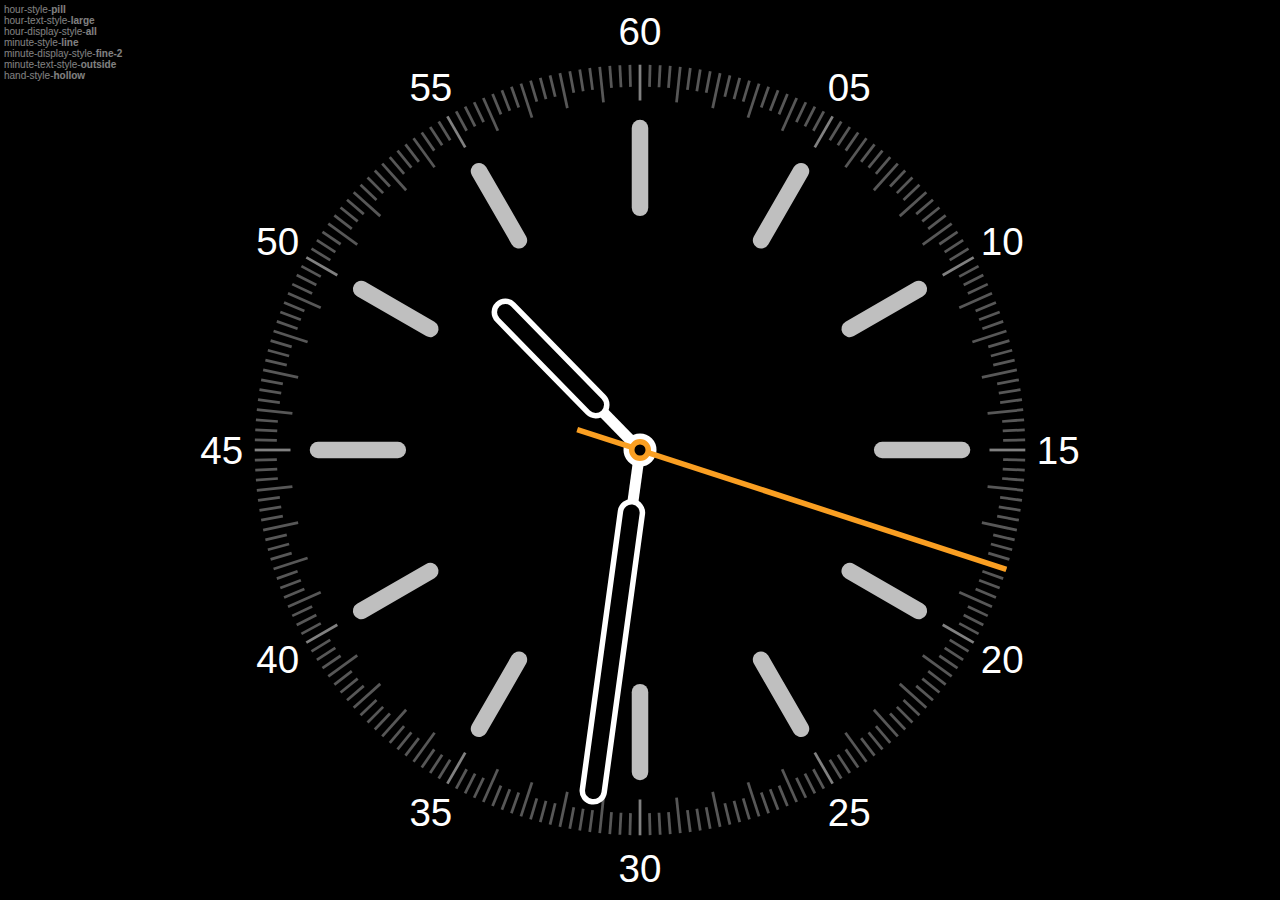
<file: Clock_2/index.html>
<!DOCTYPE html>
<html lang="en">
<head>
    <meta charset="UTF-8">
    <meta http-equiv="X-UA-Compatible" content="IE=edge">
    <meta name="viewport" content="width=device-width, initial-scale=1.0">
    <title>Apple watch face</title>
    <link rel="stylesheet" href="./assets/css/style.css">
</head>
<body>
    <div id="chooser">
    </div>
    
    <div class="fill">
      <div class="clock
                  hour-style-pill
                  hour-text-style-large
                  hour-display-style-all
                  minute-style-line
                  minute-display-style-fine-2
                  minute-text-style-outside
                  hand-style-hollow
                  " id="utility-clock">
        <div class="centre">
            <div class="dynamic"></div>
            <div class="expand round circle-1"></div>
            <div class="anchor hour">
                <div class="element thin-hand"></div>
                <div class="element fat-hand"></div>
            </div>
            <div class="anchor minute">
                <div class="element thin-hand"></div>
                <div class="element fat-hand minute-hand"></div>
            </div>
            <div class="anchor second">
                <div class="element second-hand second-hand-front"></div>
                <div class="element second-hand second-hand-back"></div>
            </div>
            <div class="expand round circle-2"></div>
        </div>
      </div>
    </div>

    <script src="./assets/js/app.js"></script>
</body>
</html>
</file>
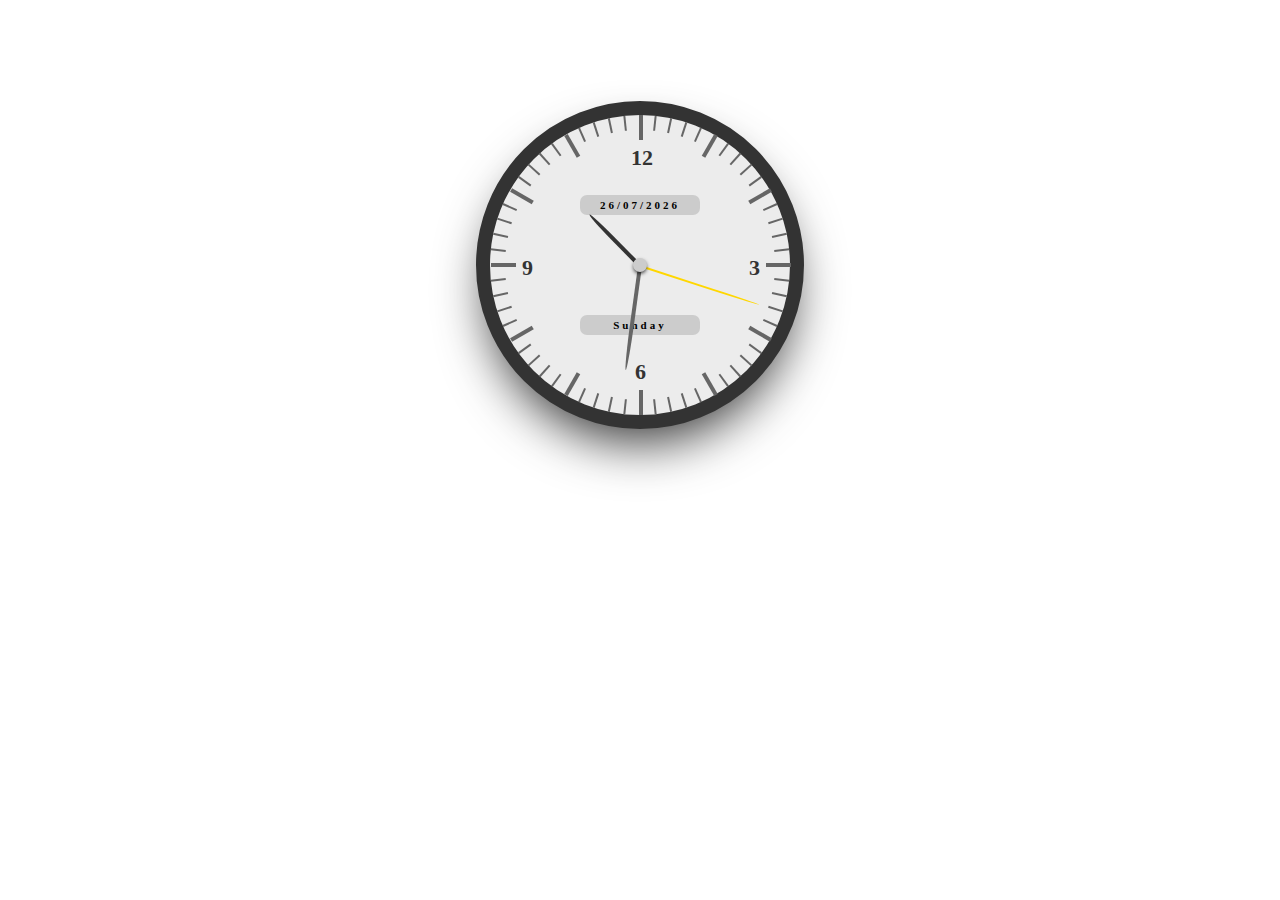
<file: Clock_3/index.html>
<!DOCTYPE html>
<html lang="en">
<head>
    <meta charset="UTF-8">
    <meta http-equiv="X-UA-Compatible" content="IE=edge">
    <meta name="viewport" content="width=device-width, initial-scale=1.0">
    <title>Analog Clock</title>
    <link rel="stylesheet" href="./assets/css/style.css">
</head>
<body>
    <div class="clock">
        <div>
          <div class="info date"></div>
          <div class="info day"></div>
        </div>
        <div class="dot"></div>
        <div>
          <div class="hour-hand"></div>
          <div class="minute-hand"></div>
          <div class="second-hand"></div>
        </div>
        <div>
          <span class="h3">3</span>
          <span class="h6">6</span>
          <span class="h9">9</span>
          <span class="h12">12</span>
        </div>
        <div class="diallines"></div>
      </div>

      <script src="./assets/js/app.js"></script>
</body>
</html>
</file>
<file: Clock_2/assets/css/style.css>
body {
    background: black;
  }
  
  .fill {
    position: absolute;
    top: 0;
    right: 0;
    bottom: 0;
    left: 0;
  }
  
  .clock {
    position: absolute;
    opacity: 1;
    left: 50%;
    top: 50%;
  }
  
  .centre {
    position: absolute;
    top: 50%;
    left: 50%;
    width: 0;
    height: 0;
  }
  
  .expand {
    position: absolute;
    top: 0;
    left: 0;
    transform: translate(-50%, -50%);
  }
  
  .anchor {
    position: absolute;
    top: 0;
    left: 0;
    width: 0;
    height: 0;
  }
  
  .element {
    position: absolute;
    top: 0;
    left: 0;
  }
  
  .round {
    border-radius: 296px;
  }
  
  .circle-1 {
    width: 6px;
    height: 6px;
    border: 3px solid white;
  }
  
  .circle-2 {
    width: 4px;
    height: 4px;
    border: 2px solid #FA9F22;
  }
  
  .second {
    transform: rotate(180deg);
  }
  
  .minute {
    transform: rotate(54deg);
  }
  
  .second-hand {
    width: 2px;
    background: #FA9F22;
  }
  .second-hand-front {
    width: 2px;
    height: 137px;
    background: #FA9F22;
    transform: translate(-50%,-100%) translateY(-3px);
  }
  .second-hand-back {
    width: 2px;
    height: 21px;
    background: #FA9F22;
    opacity: 1;
    transform: translate(-50%,-100%) translateY(24px);
  }
  
  .hour {
    transform: rotate(304.5deg);
  }
  
  .thin-hand {
    width: 4px;
    height: 50px;
    background: white;
    transform: translate(-50%,-100%) translateY(-5px);
  }
  
  .fat-hand {
    box-sizing: border-box;
    width: 10px;
    height: 57px;
    border-radius: 10px;
    background: white;
    transform: translate(-50%,-100%) translateY(-18px);
  }
  
  .minute-hand {
    height: 112px;
  }
  
  
  .minute-line {
    background: white;
    width: 1px;
    height: 9px;
    transform: translate(-50%,-100%) translateY(-131px);
    opacity: 0.34;
  }
  .major.minute-line {
    opacity: 0.5;
  }
  .minute-text {
    font: 12px Avenir Next, Helvetica;
    color: white;
    top: -135px;
  }
  
  .hour-pill {
    background: white;
    width: 6px;
    height: 35px;
    border-radius: 10px;
    transform: translate(-50%,-100%) translateY(-85px);
    opacity: 0.75;
  }
  .hour-text {
    font: 40px Hei, Helvetica;
    color: white;
    top: -105px;
  }
  .hour-10 .content {
    padding-left: 0.4ex;
  }
  .hour-11 .content {
    padding-left: 0.25ex;
  }
  
  /* Now, customizations! */
  
  
  /* Customize: hour */
  .hour-style-text .hour-pill {
    opacity: 0;
  }
  .hour-style-pill .hour-text {
    opacity: 0;
  }
  .hour-style-text-quarters .hour-1.hour-text,
  .hour-style-text-quarters .hour-2.hour-text,
  .hour-style-text-quarters .hour-3.hour-pill,
  .hour-style-text-quarters .hour-4.hour-text,
  .hour-style-text-quarters .hour-5.hour-text,
  .hour-style-text-quarters .hour-6.hour-pill,
  .hour-style-text-quarters .hour-7.hour-text,
  .hour-style-text-quarters .hour-8.hour-text,
  .hour-style-text-quarters .hour-9.hour-pill,
  .hour-style-text-quarters .hour-10.hour-text,
  .hour-style-text-quarters .hour-11.hour-text,
  .hour-style-text-quarters .hour-12.hour-pill {
    opacity: 0;
  }
  
  /* Customize: hour-text */
  .hour-text-style-small .hour-text {
    font-size: 24px;
    top: -113px;
  }
  
  /* Customize: hour-display */
  .hour-display-style-quarters .hour-1,
  .hour-display-style-quarters .hour-2,
  .hour-display-style-quarters .hour-4,
  .hour-display-style-quarters .hour-5,
  .hour-display-style-quarters .hour-7,
  .hour-display-style-quarters .hour-8,
  .hour-display-style-quarters .hour-10,
  .hour-display-style-quarters .hour-11 {
    opacity: 0;
  }
  .hour-display-style-none .hour-item {
    opacity: 0;
  }
  
  /* Customize: minute */
  .minute-style-dot .minute-line {
    width: 6px;
    height: 6px;
    transform: translate(-50%,-100%) translateY(-134px);
    border-radius: 6px;
    opacity: 0.75;
  }
  .minute-style-dot .part.minute-line,
  .minute-style-dot.hour-style-pill .major.minute-line {
    opacity: 0;
  }
  .minute-style-dot .hour-pill {
    transform: translate(-50%,-100%) translateY(-100px);
    height: 40px;
  }
  
  /* Customize: minute text */
  .minute-text-style-inside .major.minute-line {
    opacity: 0;
  }
  .minute-text-style-outside .minute-text {
    top: -152px;
    font-size: 14px;
  }
  .minute-text-style-none .minute-text {
    opacity: 0;
  }
  
  /* Customize: Minute display */
  .minute-style-line.minute-display-style-fine-2 .whole.minute-line,
  .minute-style-line.minute-display-style-fine-2 .major.minute-line {
    height: 13px;
    transform: translate(-50%,-100%) translateY(-127px);
  }
  .minute-style-line.minute-display-style-fine-2 .part.minute-line {
    height: 8px;
    transform: translate(-50%,-100%) translateY(-132px);
  }
  .minute-display-style-coarse .part.minute-line {
    opacity: 0;
  }
  .minute-display-style-major .part.minute-line,
  .minute-display-style-major .whole.minute-line {
    opacity: 0;
  }
  .minute-display-style-none .part.minute-line,
  .minute-display-style-none .major.major.minute-line,
  .minute-display-style-none .whole.minute-line {
    opacity: 0;
  }
  
  /* Customize: hand */
  .hand-style-hollow .fat-hand {
    background: black;
    border: 2px solid white;
  }
  
  /* Customizer */
  #chooser {
    font: 10px Verdana, sans-serif;
    position: absolute;
    top: 4px;
    left: 4px;
    color: white;
    z-index: 1;
    opacity: 0.5;
  }
  #chooser div {
    cursor: pointer;
  }
  #chooser div:hover {
    background: rgba(255,255,255,0.4);
  }
</file>
<file: Clock_3/assets/css/style.css>
.clock {
    background: #ececec;
    width: 300px;
    height: 300px;
    margin: 8% auto 0;
    border-radius: 50%;
    border: 14px solid #333;
    position: relative;
    box-shadow: 0 2vw 4vw -1vw rgba(0,0,0,0.8);
  }
  
  .dot {
    width: 14px;
    height: 14px;
    border-radius: 50%;
    background: #ccc;
    top: 0;
    left: 0;
    right: 0;
    bottom: 0;
    margin: auto;
    position: absolute;
    z-index: 10;
    box-shadow: 0 2px 4px -1px black;
  }
  
  .hour-hand {
    position: absolute;
    z-index: 5;
    width: 4px;
    height: 65px;
    background: #333;
    top: 79px;
    transform-origin: 50% 72px;
    left: 50%;
    margin-left: -2px;
    border-top-left-radius: 50%;
    border-top-right-radius: 50%;
  }
  
  .minute-hand {
    position: absolute;
    z-index: 6;
    width: 4px;
    height: 100px;
    background: #666;
    top: 46px;
    left: 50%;
    margin-left: -2px;
    border-top-left-radius: 50%;
    border-top-right-radius: 50%;
    transform-origin: 50% 105px;
  }
  
  .second-hand {
    position: absolute;
    z-index: 7;
    width: 2px;
    height: 120px;
    background: gold;
    top: 26px;
    lefT: 50%;
    margin-left: -1px;
    border-top-left-radius: 50%;
    border-top-right-radius: 50%;
    transform-origin: 50% 125px;
  }
  
  span {
    display: inline-block;
    position: absolute;
    color: #333;
    font-size: 22px;
    font-family: 'Poiret One';
    font-weight: 700;
    z-index: 4;
  }
  
  .h12 {
    top: 30px;
    left: 50%;
    margin-left: -9px;
  }
  .h3 {
    top: 140px;
    right: 30px;
  }
  .h6 {
    bottom: 30px;
    left: 50%;
    margin-left: -5px;
  }
  .h9 {
    left: 32px;
    top: 140px;
  }
  
  .diallines {
    position: absolute;
    z-index: 2;
    width: 2px;
    height: 15px;
    background: #666;
    left: 50%;
    margin-left: -1px;
    transform-origin: 50% 150px;
  }
  .diallines:nth-of-type(5n) {
    position: absolute;
    z-index: 2;
    width: 4px;
    height: 25px;
    background: #666;
    left: 50%;
    margin-left: -1px;
    transform-origin: 50% 150px;
  }
  
  .info {
    position: absolute;
    width: 120px;
    height: 20px;
    border-radius: 7px;
    background: #ccc;
    text-align: center;
    line-height: 20px;
    color: #000;
    font-size: 11px;
    top: 200px;
    left: 50%;
    margin-left: -60px;
    font-family: "Poiret One";
    font-weight: 700;
    z-index: 3;
    letter-spacing: 3px;
    margin-left: -60px;
    left: 50%;
  }
  .date {
      top: 80px;
    }
  .day {
      top: 200px;
  }
</file>
<file: Clock_1/assets/css/style.min.css>
@-webkit-keyframes circle{from{-webkit-transform:rotate(0deg);transform:rotate(0deg)}to{-webkit-transform:rotate(360deg);transform:rotate(360deg)}}@keyframes circle{from{-webkit-transform:rotate(0deg);transform:rotate(0deg)}to{-webkit-transform:rotate(360deg);transform:rotate(360deg)}}@-webkit-keyframes swing{0%{-webkit-transform:rotate(-20deg);transform:rotate(-20deg)}100%{-webkit-transform:rotate(20deg);transform:rotate(20deg)}}@keyframes swing{0%{-webkit-transform:rotate(-20deg);transform:rotate(-20deg)}100%{-webkit-transform:rotate(20deg);transform:rotate(20deg)}}@-webkit-keyframes anchorswing{0%{-webkit-transform:rotate(15deg);transform:rotate(15deg)}100%{-webkit-transform:rotate(-15deg);transform:rotate(-15deg)}}@keyframes anchorswing{0%{-webkit-transform:rotate(15deg);transform:rotate(15deg)}100%{-webkit-transform:rotate(-15deg);transform:rotate(-15deg)}}@-webkit-keyframes pulse{0%{opacity:1}10%{opacity:.5}50%{opacity:.25}90%{opacity:.5}100%{opacity:1}}@keyframes pulse{0%{opacity:1}10%{opacity:.5}50%{opacity:.25}90%{opacity:.5}100%{opacity:1}}@-webkit-keyframes glow{0%{opacity:0}50%{opacity:1}100%{opacity:0}}@keyframes glow{0%{opacity:0}50%{opacity:1}100%{opacity:0}}@-webkit-keyframes breathe{0%{opacity:.25}50%{opacity:1}100%{opacity:.25}}@keyframes breathe{0%{opacity:.25}50%{opacity:1}100%{opacity:.25}}@-webkit-keyframes hue{0%{fill:#ff8000}55%{fill:#ff8000}70%{fill:#00ff80}85%{fill:#8000ff}99.99%{fill:#ff8000}}@keyframes hue{0%{fill:#ff8000}55%{fill:#ff8000}70%{fill:#00ff80}85%{fill:#8000ff}99.99%{fill:#ff8000}}@-webkit-keyframes stroke-hue{0%{stroke:#ff8000}55%{stroke:#ff8000}70%{stroke:#00ff80}85%{stroke:#8000ff}99.99%{stroke:#ff8000}}@keyframes stroke-hue{0%{stroke:#ff8000}55%{stroke:#ff8000}70%{stroke:#00ff80}85%{stroke:#8000ff}99.99%{stroke:#ff8000}}@-webkit-keyframes dust{0%{opacity:0;-webkit-transform:scale(0.5) rotateZ(-15deg);transform:scale(0.5) rotateZ(-15deg)}50%{opacity:.75;-webkit-transform:scale(0.75) rotateZ(0deg);transform:scale(0.75) rotateZ(0deg)}100%{opacity:0;-webkit-transform:scale(1) rotateZ(15deg);transform:scale(1) rotateZ(15deg)}}@keyframes dust{0%{opacity:0;-webkit-transform:scale(0.5) rotateZ(-15deg);transform:scale(0.5) rotateZ(-15deg)}50%{opacity:.75;-webkit-transform:scale(0.75) rotateZ(0deg);transform:scale(0.75) rotateZ(0deg)}100%{opacity:0;-webkit-transform:scale(1) rotateZ(15deg);transform:scale(1) rotateZ(15deg)}}html body{position:relative;overflow:hidden;height:100vh;background:#0d0d0d}html body .frame{position:absolute;height:70vmin;width:70vmin;top:50%;left:50%;-webkit-transform:translateY(-50%) translateX(-50%);transform:translateY(-50%) translateX(-50%)}html body .frame svg{position:absolute;height:125%;width:125%;top:50%;left:50%;-webkit-transform:translateY(-50%) translateX(-50%);transform:translateY(-50%) translateX(-50%)}html body .frame svg .primary-fill{fill:#ff8000}html body .frame svg .primary-stroke-a{fill:none;stroke:#ff8000;stroke-width:1}html body .frame svg .primary-stroke-b{fill:none;stroke:#ff8000;stroke-width:3}html body .frame svg .hour-hand{fill:#38332e}html body .frame svg .minute-hand{fill:#464039}html body .frame svg .second-hand{fill:#544d45}html body .frame svg .skeleton-frame{fill:url(#face_frame_skeleton_1_)}html body .frame svg .gear-front{fill:#2a2622}html body .frame svg .gear-back{fill:#1c1a17}html body .frame svg .backdrop-disk{fill:#110f0e}html body .frame svg .backdrop-glow-gradient{fill:url(#backdrop_glow_gradient)}html body .frame svg .st11{fill:none}html body .frame svg .st1{fill:none;stroke:#1A1A1A;stroke-width:6;stroke-linecap:round}html body .frame svg .st2{fill:none;stroke:#1A1A1A;stroke-width:4.75;stroke-linecap:round}html body .frame svg .st3{fill:none;stroke:#1A1A1A;stroke-width:3.5;stroke-linecap:round}html body .frame svg .st4{fill:none;stroke:#1A1A1A;stroke-width:2.25;stroke-linecap:round}html body .frame svg .st5{fill:none;stroke:#1A1A1A;stroke-linecap:round}html body .frame svg .st6{fill:url(#SVGID_1_)}html body .frame svg .st8{fill:url(#SVGID_2_)}html body .frame svg .st9{fill:#181818}html body .frame svg .st10{fill:url(#SVGID_3_)}html body .frame svg .st14{fill:url(#SVGID_4_)}html body .frame svg .st15{fill:url(#SVGID_5_);stroke:url(#SVGID_6_);stroke-width:2}html body .frame svg .st16{fill:#0D0D0D;stroke:url(#SVGID_7_)}html body .frame svg .st17{fill:#282828;stroke:url(#SVGID_8_);stroke-width:2}html body .frame svg .st18{fill:#282828;stroke:url(#SVGID_9_);stroke-width:2}html body .frame svg .st19{fill:#282828;stroke:url(#SVGID_10_);stroke-width:2}html body .frame svg .st20{fill:#282828;stroke:url(#SVGID_11_);stroke-width:2}html body .frame svg .st21{fill:#282828;stroke:url(#SVGID_12_);stroke-width:2}html body .frame svg .st22{fill:#282828;stroke:url(#SVGID_13_);stroke-width:2}html body .frame svg .st23{fill:#282828;stroke:url(#SVGID_14_);stroke-width:2}html body .frame svg .st24{fill:#282828;stroke:url(#SVGID_15_);stroke-width:2}html body .frame svg .st25{fill:#282828;stroke:url(#SVGID_16_);stroke-width:2}html body .frame svg .st26{fill:#282828;stroke:url(#SVGID_17_);stroke-width:2}html body .frame svg .st27{fill:#282828;stroke:url(#SVGID_18_);stroke-width:2}html body .frame svg .st28{fill:#282828;stroke:url(#SVGID_19_);stroke-width:2}html body .frame svg .st29{fill:url(#SVGID_20_);stroke:url(#SVGID_21_);stroke-width:2}html body .frame svg .st30{fill:#0D0D0D;stroke:url(#SVGID_22_)}html body .frame svg .st31{fill:url(#SVGID_23_);stroke:url(#SVGID_24_);stroke-width:2}html body .frame svg .st32{fill:#0D0D0D;stroke:url(#SVGID_25_)}html body .frame svg .st34{fill:url(#SVGID_26_);stroke:url(#SVGID_27_);stroke-width:2}html body .frame svg .st35{fill:#0D0D0D;stroke:url(#SVGID_28_)}html body .frame svg .st36{fill:url(#SVGID_29_);stroke:url(#SVGID_30_);stroke-width:2}html body .frame svg .st37{fill:#0D0D0D;stroke:url(#SVGID_31_)}html body .frame svg .st38{fill:url(#SVGID_32_);stroke:url(#SVGID_33_);stroke-width:2}html body .frame svg .st39{fill:#0D0D0D;stroke:url(#SVGID_34_)}html body .frame svg .st40{fill:url(#SVGID_35_);stroke:url(#SVGID_36_);stroke-width:2}html body .frame svg .st41{fill:#0D0D0D;stroke:url(#SVGID_37_)}html body .frame svg .st42{fill:url(#SVGID_38_)}html body .frame svg .st45{fill:url(#SVGID_39_)}html body .frame svg .st46{fill:url(#SVGID_40_)}html body .frame svg .st47{fill:url(#SVGID_41_)}html body .frame svg .st48{fill:url(#SVGID_42_)}html body .frame svg .st49{fill:url(#SVGID_43_)}html body .frame svg .st50{fill:url(#SVGID_44_)}html body .frame svg .st51{fill:url(#SVGID_45_)}html body .frame svg .st52{fill:url(#SVGID_46_)}html body .frame svg .st53{fill:url(#SVGID_47_)}html body .frame svg .st54{fill:url(#SVGID_48_)}html body .frame svg .st55{fill:url(#SVGID_49_)}html body .frame svg .st60{fill:url(#SVGID_50_);stroke:url(#SVGID_51_);stroke-width:2}html body .frame svg .st61{fill:#0D0D0D;stroke:url(#SVGID_52_)}html body .frame svg #hands,html body .frame svg #hands g{-webkit-transform-origin:657.5px 657.5px;transform-origin:657.5px 657.5px}html body .frame svg #knobs{-webkit-animation:breathe 5s linear infinite;animation:breathe 5s linear infinite}html body .frame svg #knobs [class^=primary-stroke]{-webkit-animation:stroke-hue 15s linear infinite;animation:stroke-hue 15s linear infinite}html body .frame svg #face_marks g{-webkit-animation:breathe 5s linear infinite;animation:breathe 5s linear infinite}html body .frame svg #face_marks .primary-fill{-webkit-animation:hue 15s linear infinite;animation:hue 15s linear infinite}html body .frame svg #back_marks{-webkit-animation:breathe 10s linear infinite;animation:breathe 10s linear infinite}html body .frame svg #second_hand{-webkit-animation:circle 60s steps(360) infinite;animation:circle 60s steps(360) infinite}html body .frame svg #minute_hand{-webkit-animation:circle 3600s steps(360) infinite;animation:circle 3600s steps(360) infinite}html body .frame svg #hour_hand{-webkit-animation:circle 216000s steps(360) infinite;animation:circle 216000s steps(360) infinite}html body .frame svg #pendilum{-webkit-transform-origin:657.5px 275px;transform-origin:657.5px 275px;-webkit-animation:swing 1s cubic-bezier(0.75, 0, 0.25, 1) alternate infinite;animation:swing 1s cubic-bezier(0.75, 0, 0.25, 1) alternate infinite}html body .frame svg #gear_anchor{-webkit-transform-origin:657.5px 275px;transform-origin:657.5px 275px;-webkit-animation:anchorswing 1s cubic-bezier(0.75, 0, 0.25, 1) alternate infinite;animation:anchorswing 1s cubic-bezier(0.75, 0, 0.25, 1) alternate infinite}html body .frame svg #gear_click{-webkit-transform-origin:657.5px 657.5px;transform-origin:657.5px 657.5px;animation:circle 30s steps(30) reverse infinite}html body .frame svg #backdrop_disk{-webkit-transform-origin:657.5px 657.5px;transform-origin:657.5px 657.5px;-webkit-animation:circle 300s linear infinite;animation:circle 300s linear infinite}html body .frame svg #ticks{-webkit-animation:pulse 1s linear infinite;animation:pulse 1s linear infinite}html body .frame svg #ticks [id^=minute]{-webkit-animation:hue 15s linear infinite;animation:hue 15s linear infinite}html body .frame svg #gear_front_ten_mark{-webkit-transform-origin:292px 447px;transform-origin:292px 447px;-webkit-animation:circle 10s steps(90) infinite;animation:circle 10s steps(90) infinite}html body .frame svg #gear_front_two{-webkit-transform-origin:657.5px 657.5px;transform-origin:657.5px 657.5px;-webkit-animation:circle 60s linear infinite;animation:circle 60s linear infinite}html body .frame svg #gear_front_small,html body .frame svg #gear_six{-webkit-transform-origin:768px 732px;transform-origin:768px 732px;animation:circle 36s linear reverse infinite}html body .frame svg #gear_one{-webkit-transform-origin:657.5px 657.5px;transform-origin:657.5px 657.5px;-webkit-animation:circle 30s linear infinite;animation:circle 30s linear infinite}html body .frame svg #gear_two{-webkit-transform-origin:532.7px 585.5px;transform-origin:532.7px 585.5px;-webkit-animation:circle 5s steps(90) infinite;animation:circle 5s steps(90) infinite}html body .frame svg #gear_three{-webkit-transform-origin:954.8px 955.5px;transform-origin:954.8px 955.5px;-webkit-animation:circle 7.5s linear infinite;animation:circle 7.5s linear infinite}html body .frame svg #gear_four{-webkit-transform-origin:986px 629px;transform-origin:986px 629px;-webkit-animation:circle 7.5s linear infinite;animation:circle 7.5s linear infinite}html body .frame svg #gear_five{-webkit-transform-origin:359px 955px;transform-origin:359px 955px;-webkit-animation:circle 15s linear infinite;animation:circle 15s linear infinite}html body .frame svg #gear_seven{-webkit-transform-origin:359px 358px;transform-origin:359px 358px;animation:circle 7.5s steps(90) reverse infinite}html body .frame svg #gear_eight{-webkit-transform-origin:533px 585.5px;transform-origin:533px 585.5px;-webkit-animation:circle 15s steps(90) infinite;animation:circle 15s steps(90) infinite}html body .frame svg #gear_nine{-webkit-transform-origin:874px 444.5px;transform-origin:874px 444.5px;-webkit-animation:circle 10s steps(90) infinite;animation:circle 10s steps(90) infinite}html body .frame svg #gear_ten{-webkit-transform-origin:328px 616.5px;transform-origin:328px 616.5px;-webkit-animation:circle 10s steps(90) infinite;animation:circle 10s steps(90) infinite}html body .frame svg #gear_eleven{-webkit-transform-origin:533px 585.5px;transform-origin:533px 585.5px;animation:circle 10s steps(90) reverse infinite}html body .frame svg #backdrop_glow{-webkit-animation:glow 15s linear infinite;animation:glow 15s linear infinite}html body .frame svg [id$=nib]{-webkit-animation:hue 15s linear infinite;animation:hue 15s linear infinite}html body .dust{z-index:1;position:absolute;width:120vmin;height:120vmin;top:50%;left:50%;-webkit-transform:translateY(-50%) translateX(-50%);transform:translateY(-50%) translateX(-50%)}html body .dust .specs{z-index:1;position:absolute;top:0;left:0;width:100%;height:100%;background-image:radial-gradient(2px 2px at 10% 10%, #ff8000, rgba(255,128,0,0)),radial-gradient(2px 2px at 20% 30%, #0080ff, rgba(0,128,255,0)),radial-gradient(2px 2px at 40% 70%, #ff8000, rgba(255,128,0,0)),radial-gradient(2px 2px at 50% 60%, #0080ff, rgba(0,128,255,0)),radial-gradient(2px 2px at 80% 40%, #ff8000, rgba(255,128,0,0)),radial-gradient(2px 2px at 90% 60%, #0080ff, rgba(0,128,255,0)),radial-gradient(2px 2px at 75% 80%, #ff8000, rgba(255,128,0,0)),radial-gradient(2px 2px at 90% 80%, #0080ff, rgba(0,128,255,0));background-repeat:repeat;background-size:100px 100px;opacity:0;-webkit-animation:dust 3s linear infinite;animation:dust 3s linear infinite}html body .dust .specs:nth-child(1){background-position:50% 50%;-webkit-animation-delay:0s;animation-delay:0s}html body .dust .specs:nth-child(2){background-position:20% 60%;-webkit-animation-delay:1s;animation-delay:1s;animation-direction:reverse}html body .dust .specs:nth-child(3){background-position:-20% -30%;-webkit-animation-delay:2s;animation-delay:2s}html body .dust .specs:nth-child(4){background-position:40% -80%;-webkit-animation-delay:3s;animation-delay:3s;animation-direction:reverse}html body .dust .specs:nth-child(5){background-position:-20% 30%;-webkit-animation-delay:4s;animation-delay:4s}
/*# sourceMappingURL=style.min.css.map */
</file>
